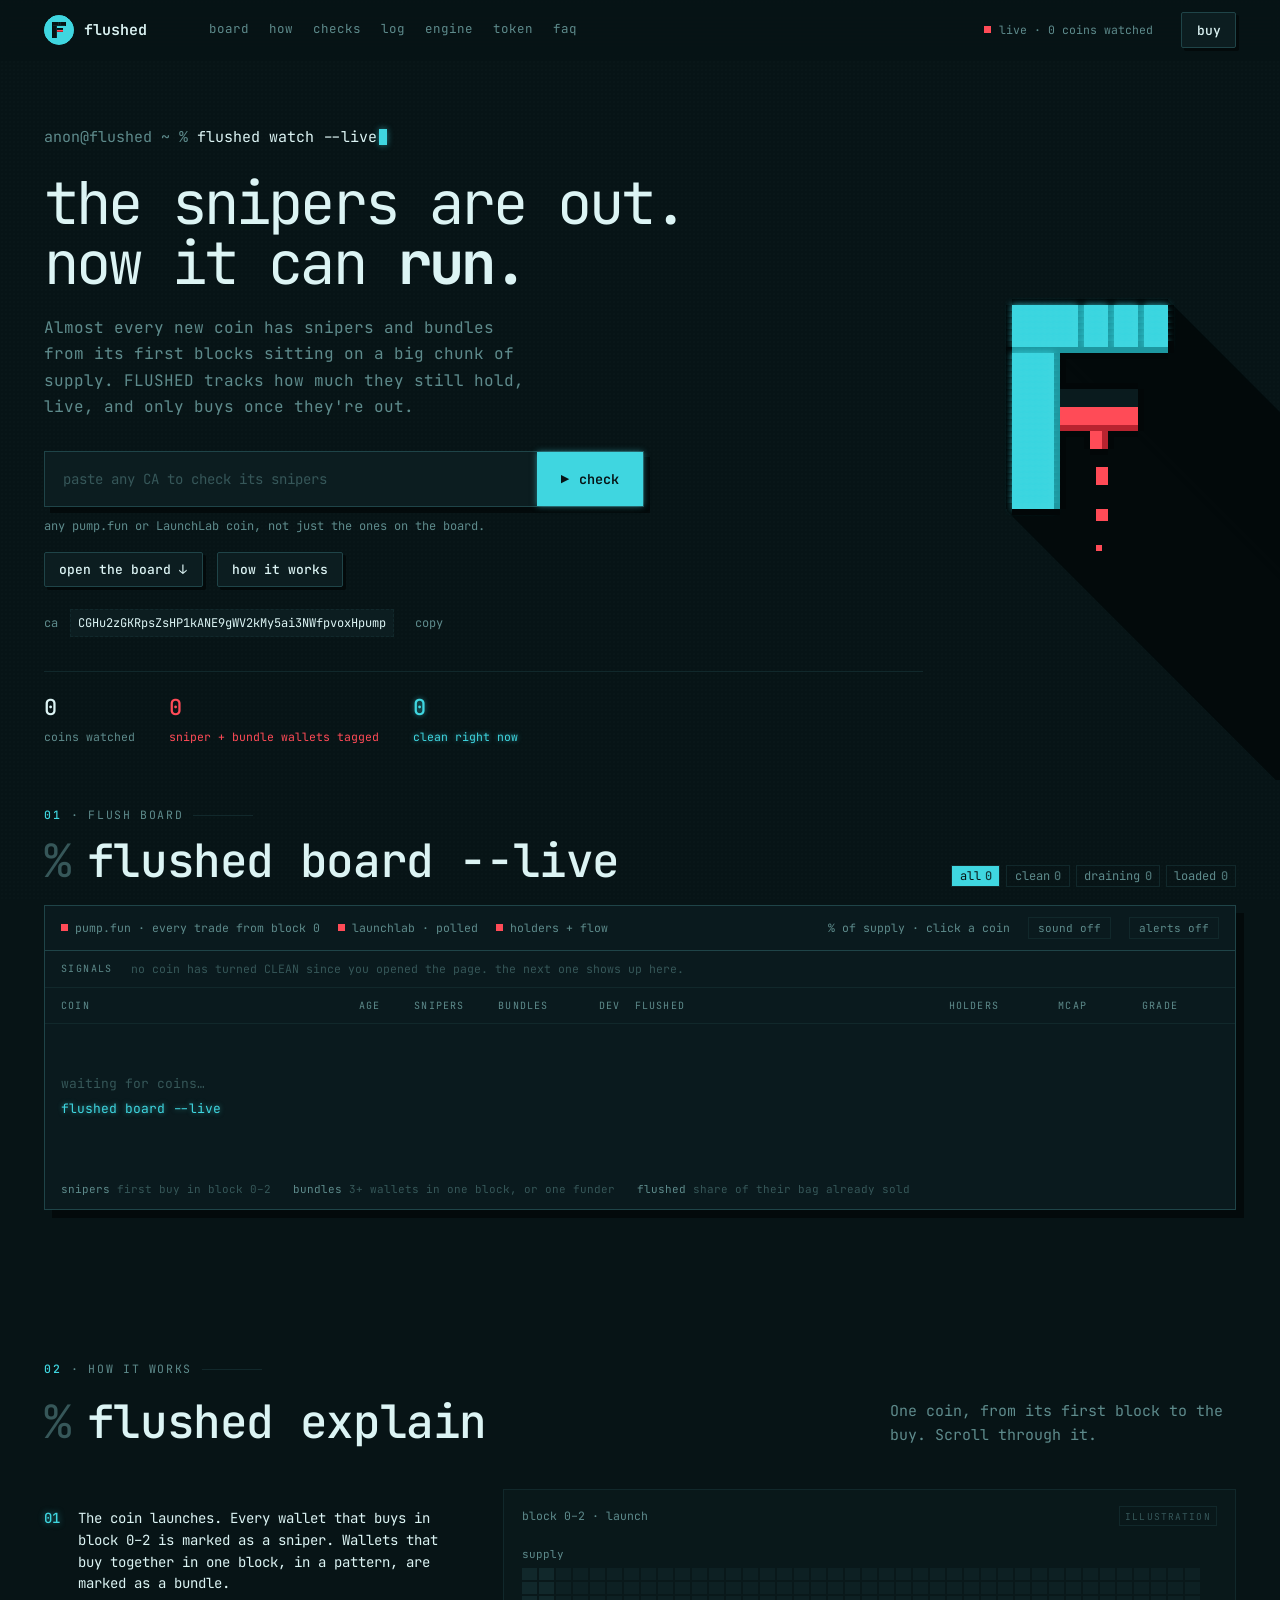
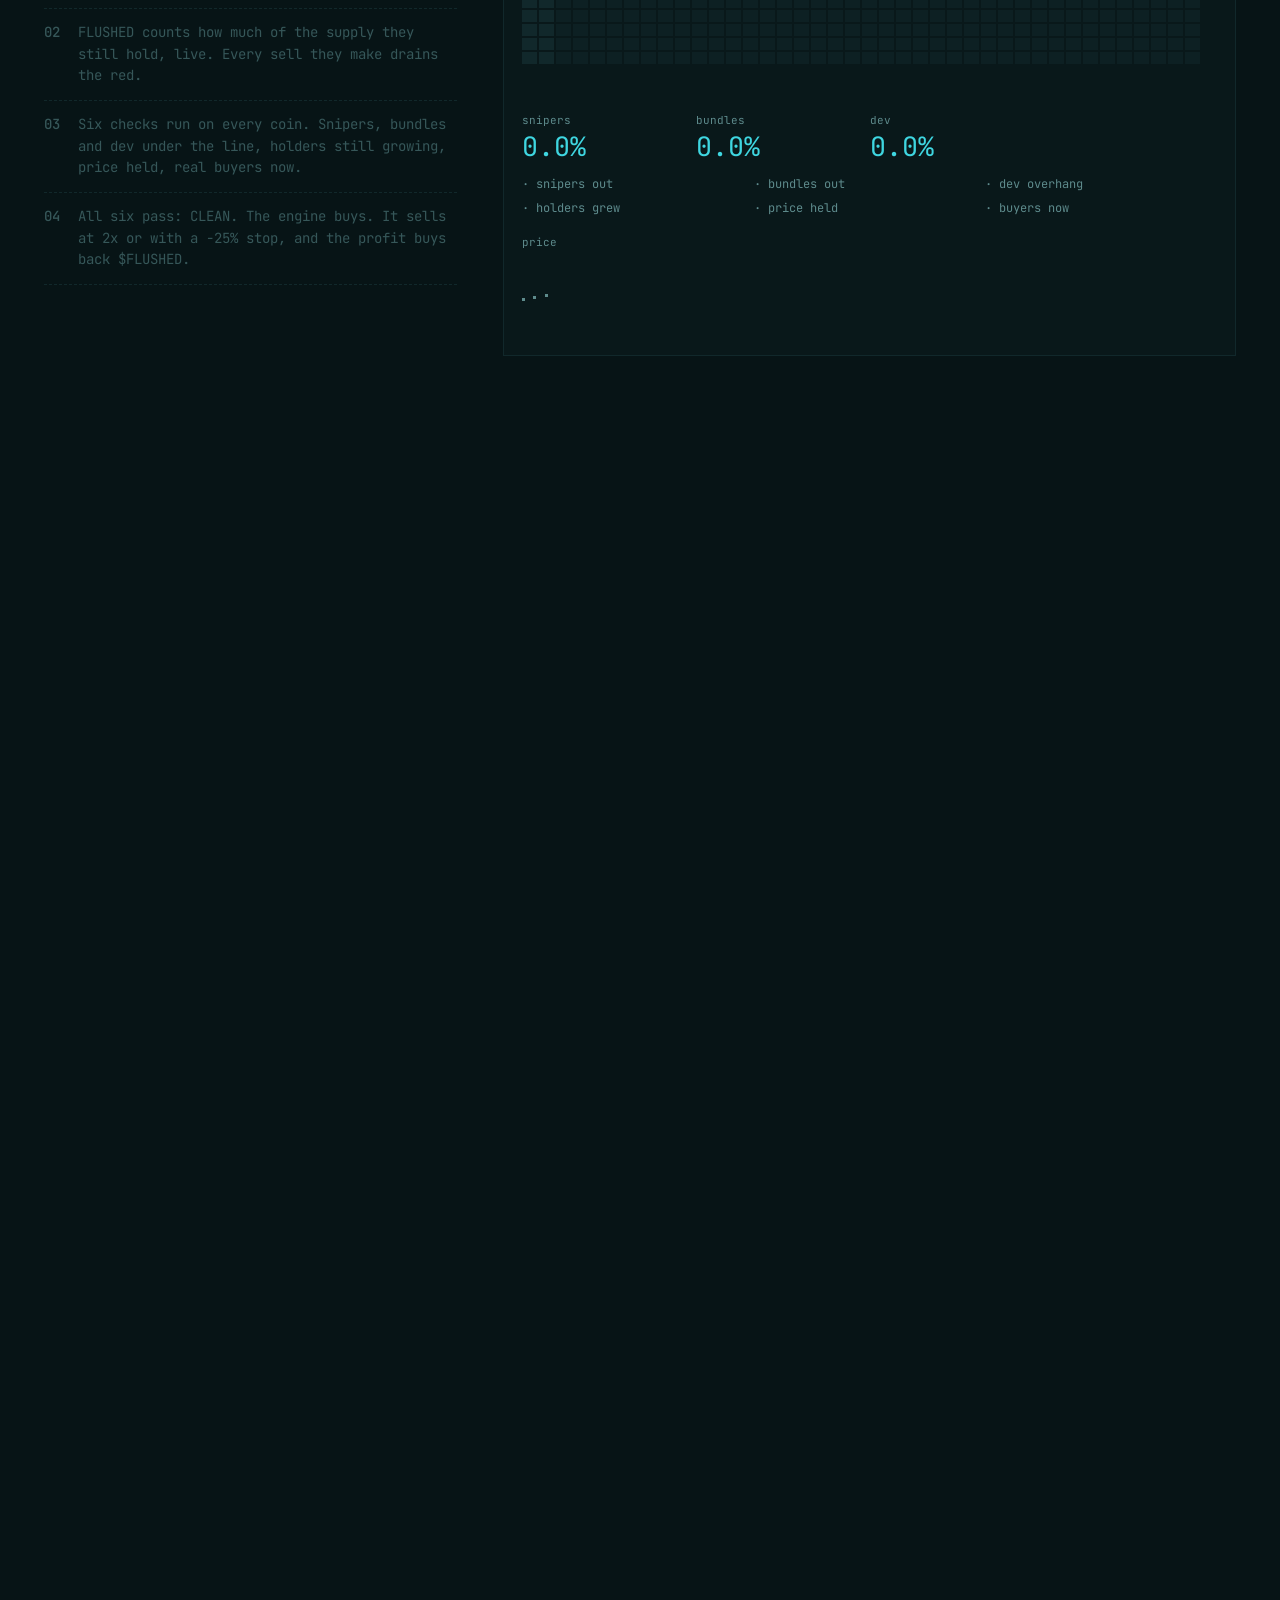
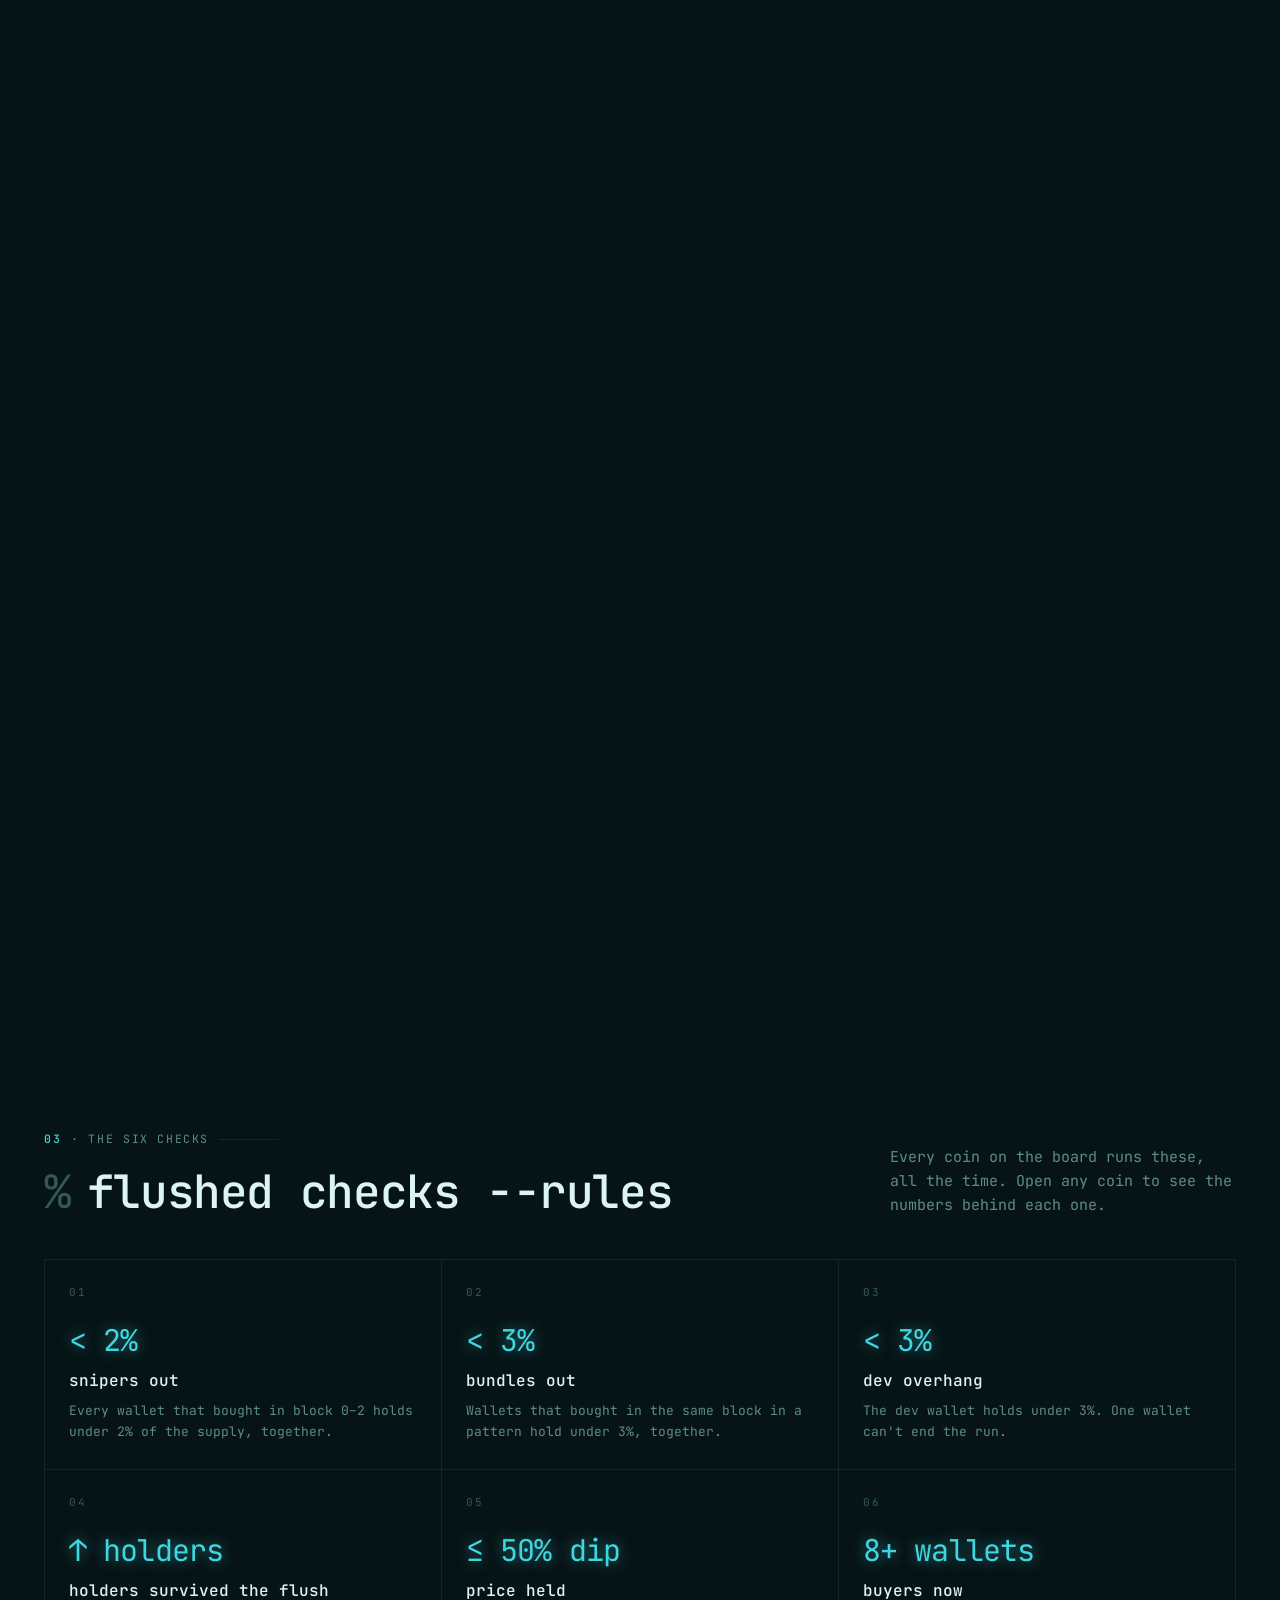
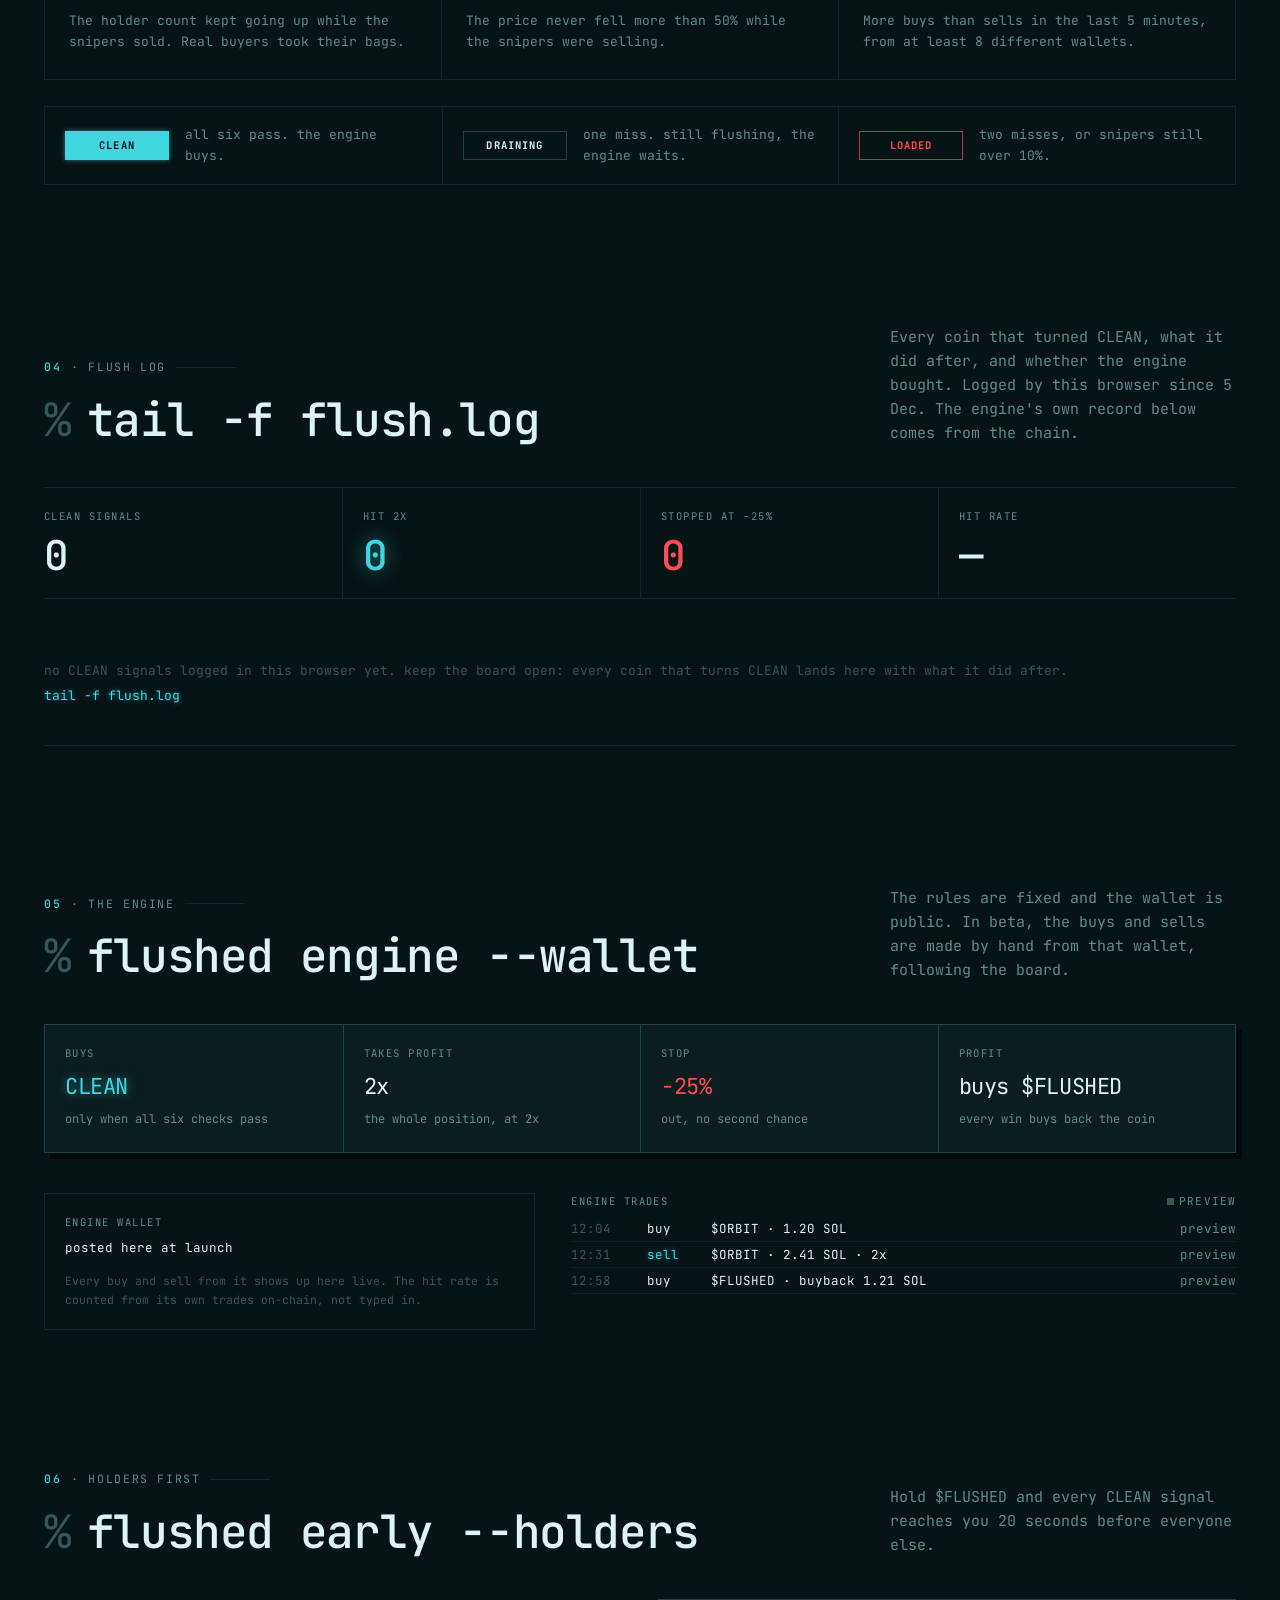
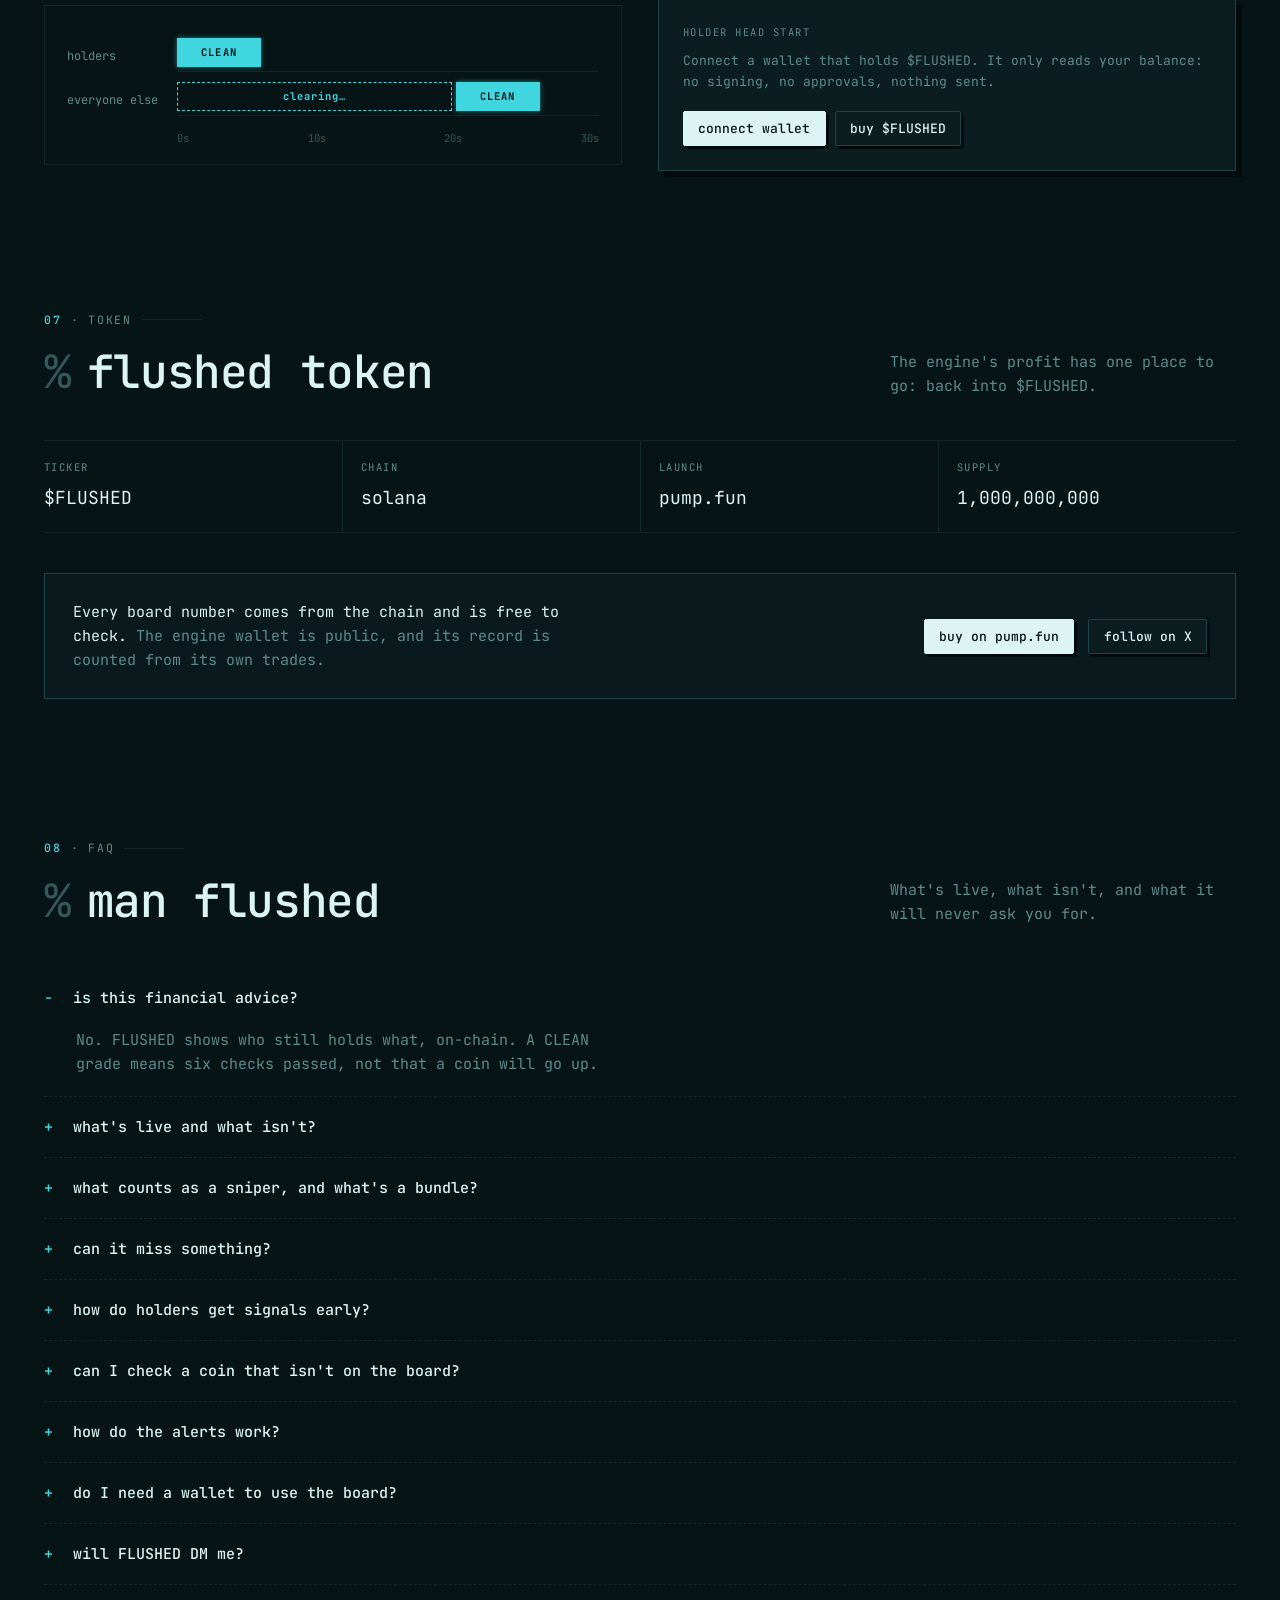
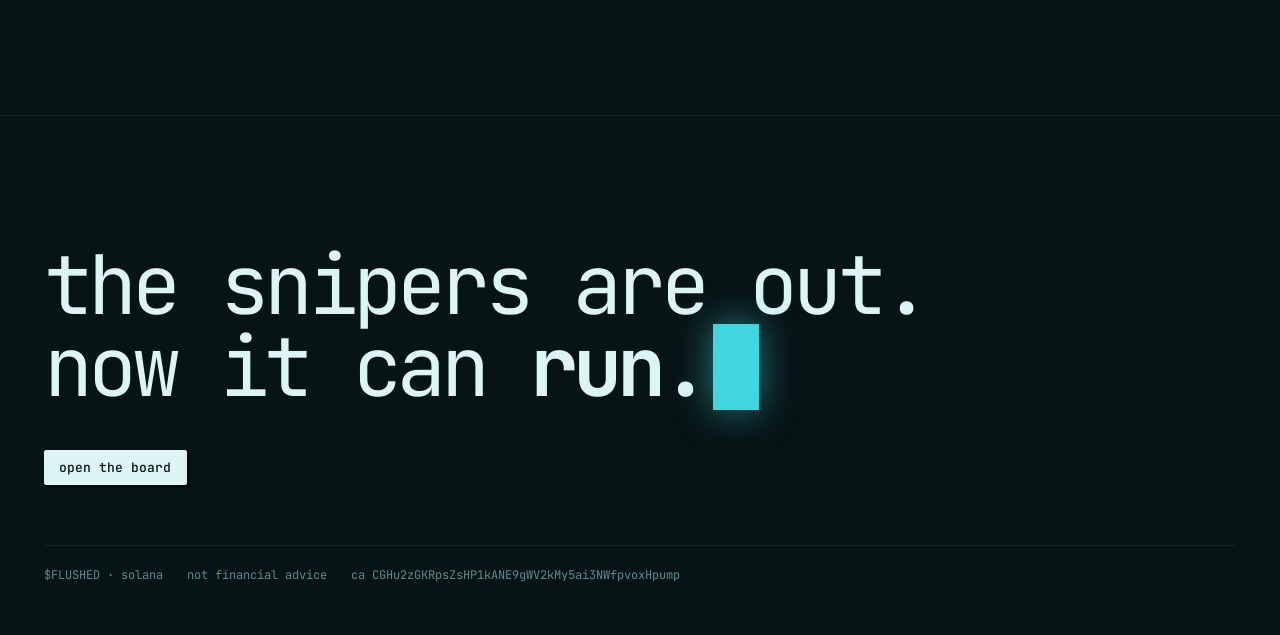
<file: index.html>
<!doctype html>
<html lang="en" data-theme="drain">
<head>
<meta charset="utf-8"><meta name="viewport" content="width=device-width,initial-scale=1,viewport-fit=cover">
<title>FLUSHED — buys when the snipers are out</title>
<meta name="description" content="A buy engine that tracks how much of every new coin snipers and bundles still hold, and only buys once they're out.">
<meta name="theme-color" content="#071416">
<meta property="og:title" content="FLUSHED — buys when the snipers are out"><meta property="og:description" content="Every new coin has snipers waiting to dump. FLUSHED tracks every sniper and bundle bag and buys only once they're flushed out.">
<meta property="og:type" content="website"><meta property="og:image" content="/og.png">
<meta name="twitter:card" content="summary_large_image"><meta name="twitter:image" content="/og.png">
<link rel="icon" href="/fav.png"><link rel="apple-touch-icon" href="/fav.png">
<link rel="preconnect" href="https://fonts.googleapis.com"><link rel="preconnect" href="https://fonts.gstatic.com" crossorigin>
<link href="https://fonts.googleapis.com/css2?family=JetBrains+Mono:wght@400;500;600;700&display=swap" rel="stylesheet">
<style>
/* ===== termkit site system ===== */
:root{
  --bg:#f0e7d8; --paper:#f8f3ea; --ink:#2b2a26; --muted:#8b8474; --faint:#b3a993; --line:#3a372f; --hair:#d9d0be;
  --shadow:#d6ccb8; --accent:#2f9e4f; --red:#c9452e; --glow:none;
  --mono:"JetBrains Mono",ui-monospace,SFMono-Regular,Menlo,monospace; --pixel:"Silkscreen",var(--mono);
  --w:1060px; --r:2px;
}
[data-theme=phosphor]{ --bg:#050806; --paper:#0b120d; --ink:#d6ffe2; --muted:#5d8a6b; --faint:#3a5a44; --line:#24543a; --hair:#14261b;
  --shadow:#020302; --accent:#4cf28d; --red:#ff3b30; --glow:0 0 .4em color-mix(in srgb,var(--accent) 70%,transparent); }
[data-theme=drain]{ --bg:#071416; --paper:#0c1d20; --ink:#dcf4f4; --muted:#5e8b8c; --faint:#365759; --line:#1f4448; --hair:#11282b;
  --shadow:#030a0b; --accent:#3fd6e0; --red:#ff4b57; --glow:0 0 .45em color-mix(in srgb,var(--accent) 55%,transparent); }
[data-theme=graphite]{ --bg:#131210; --paper:#1a1916; --ink:#efe7d8; --muted:#6f6a60; --faint:#4a463f; --line:#3a362f; --hair:#26241f;
  --shadow:#0a0908; --accent:#efe7d8; --red:#e0533d; }
*{box-sizing:border-box;margin:0;padding:0}
html{scroll-behavior:smooth;-webkit-text-size-adjust:100%}
body{background:var(--bg);color:var(--ink);font:400 15px/1.6 var(--mono);-webkit-font-smoothing:antialiased;overflow-x:hidden}
body::before{content:"";position:fixed;inset:0;pointer-events:none;z-index:0;opacity:.4;
  background-image:radial-gradient(color-mix(in srgb,var(--ink) 9%,transparent) .7px,transparent 1px);background-size:4px 4px}
[hidden]{display:none!important}
a{color:inherit} ::selection{background:var(--accent);color:var(--bg)}
.wrap{position:relative;z-index:1;max-width:var(--w);margin:0 auto;padding:0 24px}
.mut{color:var(--muted)} .acc{color:var(--accent);text-shadow:var(--glow)} .red{color:var(--red)}
#bgtape{position:fixed;left:0;right:0;bottom:6vh;width:100%;height:140px;pointer-events:none;z-index:0;opacity:.55}

/* top bar */
.top{position:sticky;top:env(safe-area-inset-top,0px);z-index:20;background:color-mix(in srgb,var(--bg) 88%,transparent);backdrop-filter:blur(6px);border-bottom:1px solid transparent;transition:border-color .2s}
.top.solid{border-bottom-color:var(--hair)}
.top .wrap{display:flex;align-items:center;gap:28px;height:62px}
.brand{display:flex;align-items:center;gap:10px;font-weight:600;text-decoration:none;font-size:15px}
.brand canvas{width:30px;height:30px;image-rendering:pixelated;border-radius:50%}
.nav{display:flex;gap:20px;margin:0 auto;font-size:12.5px}
.nav a{color:var(--muted);text-decoration:none;padding:6px 0;border-bottom:2px solid transparent}
.nav a:hover{color:var(--ink)} .nav a.on{color:var(--ink);border-bottom-color:var(--accent)}

/* buttons, chips, tags */
.btn{display:inline-flex;align-items:center;gap:.5em;font:500 13px var(--mono);color:var(--ink);background:var(--paper);border:1.5px solid var(--line);border-radius:var(--r);
  padding:.62em 1.1em;box-shadow:3px 3px 0 var(--shadow);cursor:pointer;text-decoration:none;transition:transform .12s,box-shadow .12s}
.btn:hover{transform:translate(-1px,-1px);box-shadow:4px 4px 0 var(--shadow)} .btn:active{transform:translate(2px,2px);box-shadow:1px 1px 0 var(--shadow)}
.btn.pri{background:var(--ink);color:var(--bg);border-color:var(--ink)}
[data-theme=phosphor] .btn.pri{background:var(--accent);border-color:var(--accent);box-shadow:3px 3px 0 var(--shadow),var(--glow)}
.chip{display:inline-block;font-size:12px;padding:.18em .6em;color:var(--muted);border:1px solid transparent;cursor:pointer;background:none;font-family:var(--mono)}
.chip.on{background:var(--accent);color:var(--bg)} .chip:not(.on):hover{border-color:var(--hair);color:var(--ink)}
.tag{display:inline-block;font-size:9.5px;letter-spacing:.12em;text-transform:uppercase;color:var(--faint);border:1px solid var(--hair);padding:.15em .55em}
.lamp{display:inline-flex;align-items:center;gap:.5em;font-size:11px;letter-spacing:.1em;text-transform:uppercase;color:var(--muted)}
.lamp::before{content:"";width:7px;height:7px;background:var(--faint)} .lamp.live::before{background:var(--accent);box-shadow:var(--glow);animation:blink 1.6s steps(1) infinite}
.cur{display:inline-block;width:.55em;height:1.05em;background:var(--accent);vertical-align:-.17em;margin-left:.1em;box-shadow:var(--glow);animation:blink 1.1s steps(1) infinite}
@keyframes blink{50%{opacity:0}}

/* hero */
.hero{position:relative;overflow:hidden;padding:92px 0 70px}
.hero .wrap{display:grid;grid-template-columns:1.05fr .95fr;gap:40px;align-items:center}
.prompt{font-size:15px;color:var(--muted);min-height:1.6em}
.prompt .cmd{color:var(--ink)}
.hero h1{font-size:clamp(38px,5.4vw,62px);line-height:1.04;font-weight:400;letter-spacing:-.035em;margin:22px 0 20px}
.hero h1 b{font-weight:700}
.hero .lede{color:var(--muted);max-width:44ch;font-size:15.5px}
.ctas{display:flex;gap:14px;flex-wrap:wrap;margin-top:30px}
.ca{display:flex;align-items:center;gap:12px;margin-top:22px;font-size:12px;color:var(--muted);max-width:100%;min-width:0}
.ca code{color:var(--ink);background:var(--paper);border:1px dashed var(--hair);padding:.3em .6em;font-family:var(--mono);max-width:100%;min-width:0;overflow:hidden;text-overflow:ellipsis;white-space:nowrap}
.hero-vis{position:relative;height:440px}
.hero-vis canvas.obj{position:absolute;inset:0;width:100%;height:100%}
.hero-vis .term{position:absolute;right:0;bottom:12px;width:min(330px,80%)}

/* ticker strip */
.strip{position:relative;z-index:1;border-top:1px solid var(--hair);border-bottom:1px solid var(--hair);overflow:hidden;font-size:12.5px;white-space:nowrap;background:color-mix(in srgb,var(--paper) 50%,transparent)}
.strip .run{display:inline-flex;gap:40px;padding:11px 0;animation:run 60s linear infinite}
@keyframes run{to{transform:translateX(-50%)}}

/* sections */
section.s{position:relative;z-index:1;padding:110px 0 30px}
.eyebrow{display:flex;align-items:center;gap:10px;font-size:11.5px;letter-spacing:.14em;text-transform:uppercase;color:var(--muted)}
.eyebrow b{color:var(--accent);font-weight:500} .eyebrow i{flex:0 0 60px;height:1px;background:var(--hair)}
h2{font-size:clamp(30px,4vw,46px);font-weight:500;letter-spacing:-.03em;line-height:1.1;margin:18px 0 14px}
h2 .pr{color:var(--faint);font-weight:400;margin-right:.35em}
.lede{color:var(--muted);max-width:52ch}
.rule{height:1px;background:var(--hair);margin:90px 0 0}

/* card + terminal */
.card{background:var(--paper);border:1.5px solid var(--line);border-radius:var(--r);box-shadow:6px 6px 0 var(--shadow);padding:18px;transition:transform .15s,box-shadow .15s}
a.card,.card.lift{text-decoration:none;color:inherit;display:block}
a.card:hover,.card.lift:hover{transform:translate(-2px,-3px);box-shadow:8px 9px 0 var(--shadow)}
.term{background:var(--paper);border:1.5px solid var(--line);border-radius:var(--r);box-shadow:6px 6px 0 var(--shadow);font-size:13px}
.term .bar{display:flex;align-items:center;gap:6px;padding:8px 12px;border-bottom:1.5px solid var(--line);font-size:11px;color:var(--muted)}
.term .bar i{width:9px;height:9px;border:1.5px solid var(--line);border-radius:50%}
.term .bar span{margin-left:auto}
.term .body{padding:14px 16px;line-height:1.9;min-height:3em}
.term .ln{opacity:.18;transition:opacity .25s} .term .ln.on{opacity:1}
.term .ln .ok{color:var(--accent);text-shadow:var(--glow)}
.grid{display:grid;gap:22px}
.g2{grid-template-columns:1fr 1fr} .g3{grid-template-columns:repeat(3,1fr)} .g4{grid-template-columns:repeat(4,1fr)}

/* pinned step sequence */
.pin{height:300vh} .pin .stick{position:sticky;top:90px}
.steps{display:grid;grid-template-columns:1fr 1.15fr;gap:40px;margin-top:40px;align-items:start}
.steplist li{list-style:none;display:flex;gap:14px;padding:14px 0;border-bottom:1px dashed var(--hair);color:var(--faint);transition:color .2s}
.steplist li b{color:inherit;font-weight:500;width:2em} .steplist li.on{color:var(--ink)} .steplist li.on b{color:var(--accent)}
.meter{font-size:12px;color:var(--muted);margin-top:14px}

/* fee split */
.split{display:flex;height:34px;border:1.5px solid var(--line);margin:30px 0 18px}
.split div{border-right:1.5px solid var(--line);background:repeating-linear-gradient(90deg,var(--c) 0 6px,transparent 6px 8px)}
.split div:last-child{border-right:0}
.rows div{display:flex;gap:16px;padding:7px 0;border-bottom:1px dashed var(--hair)} .rows b{width:3em}

/* stat */
.stat .k{font-size:11px;letter-spacing:.12em;text-transform:uppercase;color:var(--muted)}
.stat .v{font-size:30px;font-weight:500;letter-spacing:-.02em;margin-top:6px}

/* cells (supply / holders grid) */
.cells{display:grid;grid-template-columns:repeat(10,1fr);gap:4px}
.cells i{aspect-ratio:1;border:1px dashed var(--hair)} .cells i.f{background:var(--faint);border-color:var(--faint)} .cells i.you{background:var(--accent);border-color:var(--accent)}

/* log */
.log{height:320px;overflow:hidden;font-size:12.5px;line-height:2;-webkit-mask:linear-gradient(#000 70%,transparent)}
.log div{display:grid;grid-template-columns:76px 74px 1fr auto;gap:12px;animation:in .35s ease}
.log .t{color:var(--faint)} .log a{color:var(--muted);text-decoration:none} .log a:hover{color:var(--accent)}
@keyframes in{from{opacity:0;transform:translateY(-6px)}}

/* man-page faq */
.man details{border-bottom:1px dashed var(--hair)}
.man summary{list-style:none;cursor:pointer;padding:18px 0;display:flex;gap:14px;font-weight:500}
.man summary::-webkit-details-marker{display:none}
.man summary::before{content:"+";color:var(--accent);width:1em} .man details[open] summary::before{content:"−"}
.man details p{color:var(--muted);padding:0 0 20px 2.1em;max-width:62ch}

/* footer */
footer{position:relative;z-index:1;padding:120px 0 60px}
footer .big{font-size:clamp(34px,6vw,76px);letter-spacing:-.04em;line-height:1}
footer .fine{display:flex;gap:24px;flex-wrap:wrap;margin-top:50px;font-size:12px;color:var(--muted);border-top:1px solid var(--hair);padding-top:20px}

.reveal{opacity:0;transform:translateY(14px);transition:opacity .6s,transform .6s} .reveal.in{opacity:1;transform:none}
@media (max-width:860px){
  .nav{display:none} .top .btn{margin-left:auto} .hero{padding-top:56px} .hero .wrap,.steps,.g2,.g3{grid-template-columns:1fr} .g4{grid-template-columns:1fr 1fr}
  .hero-vis{height:330px} .pin{height:auto} .pin .stick{position:static} .steplist li{color:var(--ink)} .term .ln{opacity:1}
  .log div{grid-template-columns:60px 64px 1fr} .log div a{display:none}
}
@media (prefers-reduced-motion:reduce){*{animation:none!important;transition:none!important} .reveal{opacity:1;transform:none} .term .ln{opacity:1}}
</style>
<style>
/* ===== FLUSHED · "board" layout: the product is the hero. one wide board, rows open into a drawer. ===== */
:root{--w:1240px}
body::before{opacity:.16}
.top .wrap{height:60px}
.nav{margin:0 0 0 34px}
.top .live{display:flex;align-items:center;gap:8px;font-size:11.5px;color:var(--muted);margin-left:auto;white-space:nowrap}
.dot{width:7px;height:7px;background:var(--faint);display:inline-block;flex:none}
.dot.on{background:var(--accent);box-shadow:var(--glow);animation:blink 1.6s steps(1) infinite}
.dot.warn{background:var(--red)}
.k{font-size:10.5px;letter-spacing:.14em;text-transform:uppercase;color:var(--muted)}
.num{font-variant-numeric:tabular-nums}

/* hero */
.hero3{position:relative;overflow:hidden;padding:64px 0 34px}
.hero3 canvas.bg{position:absolute;inset:0;width:100%;height:100%;z-index:0;pointer-events:none}
.hero3 .wrap{display:grid;grid-template-columns:minmax(0,1.5fr) minmax(0,.5fr);gap:20px;align-items:center}
.hero3 h1{text-wrap:balance;font-size:clamp(38px,4.6vw,64px);font-weight:400;letter-spacing:-.05em;line-height:1.02;margin:24px 0 22px}
.hero3 h1 b{font-weight:700}
.hero3 .lede{color:var(--muted);font-size:16px;max-width:48ch;line-height:1.65}
.hero3 .vis{position:relative;height:360px}
.hero3 .vis canvas{position:absolute;inset:0;width:100%;height:100%;image-rendering:pixelated}
.tally{display:flex;gap:34px;margin-top:34px;padding-top:18px;border-top:1px solid var(--hair);font-size:11.5px;color:var(--muted);flex-wrap:wrap}
.tally b{color:var(--ink);font-weight:500;font-size:22px;display:block;letter-spacing:-.02em;margin-bottom:2px}
.tally .acc b{color:var(--accent)} .tally .red b{color:var(--red)}

/* board */
.bsec{position:relative;z-index:1;padding:26px 0 30px}
.bhead{display:flex;align-items:flex-end;justify-content:space-between;gap:20px;flex-wrap:wrap;margin-bottom:18px}
.bhead h2{margin:12px 0 0}
.filters{display:flex;gap:6px;flex-wrap:wrap}
.filters .chip{border:1px solid var(--hair)} .filters .chip b{font-weight:500;margin-left:.4em;opacity:.8}
.board{border:1.5px solid var(--line);background:color-mix(in srgb,var(--paper) 82%,transparent);box-shadow:8px 8px 0 var(--shadow)}
.board .bar{display:flex;align-items:center;gap:18px;padding:11px 16px;border-bottom:1.5px solid var(--line);font-size:11.5px;color:var(--muted);flex-wrap:wrap}
.board .bar .src{display:inline-flex;align-items:center;gap:7px}
.board .bar .r{margin-left:auto}
.brow{display:grid;grid-template-columns:minmax(150px,1.35fr) 46px 70px 70px 58px minmax(140px,1.5fr) 62px 74px 118px;gap:14px;align-items:center;padding:0 16px;min-height:52px;border-bottom:1px solid var(--hair);font-size:13px;cursor:pointer;position:relative}
.brow:hover{background:color-mix(in srgb,var(--accent) 4%,transparent)}
.brow.h{min-height:36px;cursor:default;font-size:10px;letter-spacing:.12em;text-transform:uppercase;color:var(--muted)} .brow.h:hover{background:none}
.brow.open{background:color-mix(in srgb,var(--accent) 7%,transparent)}
.brow.open::before{content:"";position:absolute;left:0;top:10px;bottom:10px;width:2px;background:var(--accent);box-shadow:var(--glow)}
.brow .n{text-align:right;font-variant-numeric:tabular-nums}
.brow .sym{font-weight:700;white-space:nowrap;overflow:hidden;text-overflow:ellipsis}
.brow .sym small{font-weight:400;color:var(--muted);margin-left:8px;font-size:11px}
.brow .mut{color:var(--muted)}
.stag{font-size:9px;letter-spacing:.1em;text-transform:uppercase;color:var(--faint);border:1px solid var(--hair);padding:0 .45em;margin-left:8px;vertical-align:1px;font-weight:400}
.mtr-w{display:flex;align-items:center;gap:10px} .mtr-w .pc{font-size:11px;color:var(--muted);width:3.4em;text-align:right;flex:none}
.mtr{display:flex;gap:2px;height:14px;flex:1;min-width:0} .mtr i{flex:1;background:var(--accent);opacity:.85} .mtr i.r{background:var(--red);opacity:1} .mtr i.e{background:var(--hair);opacity:1}
.gr{display:block;font-size:10.5px;font-weight:700;letter-spacing:.1em;text-align:center;padding:5px 0;border:1.5px solid var(--line);white-space:nowrap;font-style:normal}
.gr.CLEAN{background:var(--accent);color:var(--bg);border-color:var(--accent);box-shadow:var(--glow)}
.gr.DRAINING{color:var(--ink)} .gr.LOADED{color:var(--red);border-color:color-mix(in srgb,var(--red) 70%,transparent)}
.gr.CLEARING{color:var(--accent);border-color:var(--accent);border-style:dashed}
.gr.SCAN{color:var(--faint);border-style:dashed;border-color:var(--faint)}
.bempty{padding:48px 16px;color:var(--faint);font-size:13px;line-height:1.9}
.bfoot{display:flex;gap:22px;flex-wrap:wrap;padding:11px 16px;font-size:11px;color:var(--faint)}
.bfoot b{color:var(--muted);font-weight:400}

/* drawer: sniper map + checklist */
.drawer{border-bottom:1.5px solid var(--line);background:color-mix(in srgb,var(--bg) 55%,var(--paper));padding:24px 16px 26px;display:grid;grid-template-columns:minmax(0,1.45fr) minmax(0,1fr);gap:34px;cursor:default}
.drawer>div{min-width:0}
.drawer .kh{display:flex;gap:4px 10px;align-items:baseline;margin-bottom:10px;flex-wrap:wrap}
.drawer .kh .r{margin-left:auto;font-size:11.5px;color:var(--muted)}
.dmeter{display:block;width:100%;height:58px;image-rendering:pixelated;margin-bottom:14px}
.nums{display:grid;grid-template-columns:repeat(4,1fr);border-top:1px solid var(--hair);border-bottom:1px solid var(--hair);margin-bottom:22px}
.nums>div{padding:10px 12px 12px 0} .nums>div+div{padding-left:12px;border-left:1px solid var(--hair)}
.nums .v{font-size:20px;font-weight:500;margin-top:4px;letter-spacing:-.02em}
.smapw{max-height:330px;overflow:auto;border-top:1px solid var(--hair)}
.smap{width:100%;border-collapse:collapse;font-size:12px}
.smap th{font-weight:400;color:var(--muted);text-align:right;padding:7px 8px;border-bottom:1px solid var(--hair);font-size:10px;letter-spacing:.08em;text-transform:uppercase;position:sticky;top:0;background:color-mix(in srgb,var(--bg) 55%,var(--paper))}
.smap th:first-child,.smap td:first-child,.smap th:nth-child(2),.smap td:nth-child(2){text-align:left}
.smap td{padding:6px 8px;text-align:right;border-bottom:1px solid color-mix(in srgb,var(--hair) 70%,transparent);font-variant-numeric:tabular-nums;white-space:nowrap}
.smap a{color:var(--ink);text-decoration:none} .smap a:hover{color:var(--accent)}
.smap .z{color:var(--faint)}
.tg{font-size:9px;letter-spacing:.1em;text-transform:uppercase;padding:0 .45em;border:1px solid}
.tg.sniper{color:var(--red);border-color:var(--red)} .tg.bundle{color:var(--red);border-color:var(--red);border-style:dashed} .tg.dev{color:var(--ink);border-color:var(--line)}
.cl{margin:0} .cl li{list-style:none;display:grid;grid-template-columns:20px 1fr auto;gap:2px 8px;padding:9px 0;border-bottom:1px dashed var(--hair);font-size:12.5px}
.cl li .ic{font-weight:700} .cl li.ok .ic{color:var(--accent)} .cl li.no .ic{color:var(--red)}
.cl li .th{color:var(--faint);font-size:11px}
.cl li small{grid-column:2/4;color:var(--muted);font-size:11.5px}
.verdict{display:flex;align-items:center;gap:14px;margin-top:18px;flex-wrap:wrap;font-size:12.5px;color:var(--muted)}
.verdict .gr{width:118px} .verdict b{color:var(--ink);font-weight:500}
.dlinks{display:flex;gap:18px;flex-wrap:wrap;margin-top:14px;font-size:12px}
.dlinks a,.dlinks button{color:var(--muted);text-decoration:none;background:none;border:0;font:inherit;cursor:pointer;padding:0} .dlinks a:hover,.dlinks button:hover{color:var(--accent)}
.note{font-size:11.5px;color:var(--faint);margin-top:12px;line-height:1.6}

/* sections */
section.s2{position:relative;z-index:1;padding:120px 0 20px}
.head2{display:grid;grid-template-columns:minmax(0,1.4fr) minmax(0,.6fr);gap:40px;align-items:end;margin-bottom:42px}
.head2 h2{margin-bottom:0}
.head2 .lede{justify-self:end;max-width:46ch}

/* how: pinned illustration */
.howpin{height:330vh}
.howpin .stick{position:sticky;top:74px}
.howgrid{display:grid;grid-template-columns:minmax(0,.72fr) minmax(0,1.28fr);gap:46px;align-items:start}
.beats{margin-top:6px}
.beats li{list-style:none;display:grid;grid-template-columns:2.4em 1fr;padding:13px 0;border-bottom:1px dashed var(--hair);color:var(--faint);font-size:14px;line-height:1.55;transition:color .25s}
.beats li b{font-weight:500} .beats li.done{color:var(--muted)} .beats li.on{color:var(--ink)} .beats li.on b{color:var(--accent);text-shadow:var(--glow)}
.illo{border:1px solid var(--hair);background:color-mix(in srgb,var(--paper) 55%,transparent);padding:16px 18px 14px}
.illo .hd{display:flex;justify-content:space-between;align-items:center;font-size:11.5px;color:var(--muted);margin-bottom:12px}
#howCv{display:block;width:100%}

/* checks */
.ckgrid{display:grid;grid-template-columns:repeat(3,1fr);border-top:1px solid var(--hair);border-left:1px solid var(--hair)}
.ck{padding:24px 24px 26px;border-right:1px solid var(--hair);border-bottom:1px solid var(--hair)}
.ck .no{font-size:11px;color:var(--faint);letter-spacing:.14em}
.ck .th{font-size:30px;color:var(--accent);margin:14px 0 4px;letter-spacing:-.03em;text-shadow:var(--glow)}
.ck h3{font-size:16px;font-weight:500;margin:0 0 8px}
.ck p{color:var(--muted);font-size:13px;line-height:1.6}
.legend{display:grid;grid-template-columns:repeat(3,1fr);margin-top:26px;border:1px solid var(--hair)}
.legend>div{padding:18px 20px;display:flex;gap:16px;align-items:center;font-size:13px;color:var(--muted)} .legend>div+div{border-left:1px solid var(--hair)}
.legend .gr{width:104px;flex:none}

/* log + engine */
.stats4{display:grid;grid-template-columns:repeat(4,1fr);border-top:1px solid var(--hair);border-bottom:1px solid var(--hair)}
.stats4>div{padding:20px 20px 22px 0} .stats4>div+div{padding-left:20px;border-left:1px solid var(--hair)}
.stats4 .v{font-size:clamp(28px,3.2vw,44px);font-weight:500;letter-spacing:-.04em;margin-top:10px;line-height:1}
.tbl{width:100%;border-collapse:collapse;font-size:12.5px}
.tbl th{font-weight:400;color:var(--muted);text-align:left;padding:10px 10px 10px 0;border-bottom:1px solid var(--hair);font-size:10px;letter-spacing:.12em;text-transform:uppercase}
.tbl td{padding:11px 10px 11px 0;border-bottom:1px solid color-mix(in srgb,var(--hair) 70%,transparent);white-space:nowrap;font-variant-numeric:tabular-nums}
.tbl a{color:var(--ink);text-decoration:none} .tbl a:hover{color:var(--accent)}
.tbl .win{color:var(--accent)} .tbl .stop{color:var(--red)} .tbl .z{color:var(--faint)}
.tblw{overflow-x:auto;margin-top:24px}
.empty2{padding:36px 0;color:var(--faint);font-size:13px;line-height:1.9;border-bottom:1px solid var(--hair)}
.rules{display:grid;grid-template-columns:repeat(4,1fr);border:1.5px solid var(--line);background:var(--paper);box-shadow:6px 6px 0 var(--shadow)}
.rules>div{padding:20px 20px 22px} .rules>div+div{border-left:1px solid var(--line)}
.rules .v{font-size:22px;margin-top:8px;letter-spacing:-.02em} .rules .v.acc{text-shadow:var(--glow)}
.rules p{font-size:12px;color:var(--muted);margin-top:6px}
.ewrap{display:grid;grid-template-columns:minmax(0,.85fr) minmax(0,1.15fr);gap:36px;margin-top:40px;align-items:start}
.wbox{border:1px solid var(--hair);padding:20px}
.wbox code{display:block;font-family:var(--mono);font-size:12.5px;color:var(--ink);word-break:break-all;margin:8px 0 14px}
.feed{font-size:12.5px;line-height:2}
.feed div{display:grid;grid-template-columns:64px 52px 1fr auto;gap:12px;border-bottom:1px solid color-mix(in srgb,var(--hair) 70%,transparent)}
.feed .t{color:var(--faint)} .feed a{color:var(--muted);text-decoration:none} .feed a:hover{color:var(--accent)}

/* holders first */
.gate{display:grid;grid-template-columns:minmax(0,1fr) minmax(0,1fr);gap:36px;align-items:center}
.tline{border:1px solid var(--hair);padding:22px 22px 18px}
.lane{display:grid;grid-template-columns:96px 1fr;align-items:center;gap:14px;margin:14px 0;font-size:12px;color:var(--muted)}
.track{position:relative;height:30px;border-bottom:1px solid var(--hair)}
.track .gr{position:absolute;bottom:4px;width:84px}
.axis{display:flex;justify-content:space-between;margin-left:110px;font-size:10.5px;color:var(--faint)}
.gbox{border:1.5px solid var(--line);background:var(--paper);box-shadow:6px 6px 0 var(--shadow);padding:24px}
.gbox .st{font-size:13px;color:var(--muted);margin:10px 0 18px;line-height:1.6}

/* token */
.facts{display:grid;grid-template-columns:repeat(4,1fr);border-top:1px solid var(--hair);border-bottom:1px solid var(--hair)}
.facts>div{padding:18px 18px 20px 0} .facts>div+div{padding-left:18px;border-left:1px solid var(--hair)} .facts .v{font-size:18px;margin-top:8px}
.callout{display:flex;align-items:center;gap:24px;justify-content:space-between;margin-top:40px;padding:26px 28px;border:1px solid var(--line);background:color-mix(in srgb,var(--paper) 70%,transparent);flex-wrap:wrap}
.callout p{font-size:15px;line-height:1.6;max-width:56ch} .callout p span{color:var(--muted)}

footer.f3{position:relative;z-index:1;border-top:1px solid var(--hair);padding:130px 0 50px;overflow:hidden;margin-top:110px}
footer.f3 .big{text-wrap:balance;font-size:clamp(34px,6.4vw,96px);letter-spacing:-.06em;line-height:.95;font-weight:400} footer.f3 .big b{font-weight:700}
footer.f3 .fine{display:flex;gap:24px;flex-wrap:wrap;margin-top:60px;font-size:12px;color:var(--muted);border-top:1px solid var(--hair);padding-top:20px}
#dbg{position:fixed;right:10px;bottom:10px;z-index:50;background:var(--paper);border:1px solid var(--line);font-size:11px;padding:10px 12px;max-width:340px;white-space:pre-wrap;color:var(--muted)}

@media (max-width:1080px){
  .brow{grid-template-columns:minmax(120px,1.3fr) 64px 64px 54px minmax(110px,1.3fr) 108px} .brow .c-age,.brow .c-hold,.brow .c-mcap{display:none}
}
@media (max-width:860px){
  .hero3{padding:34px 0 20px} .hero3 .wrap{grid-template-columns:minmax(0,1fr)} .hero3 .vis{height:200px;order:-1}
  .top .live{display:none} .top .btn{margin-left:auto}
  .brow{grid-template-columns:1fr 92px;grid-template-areas:"sym gr" "mt mt" "nums nums";gap:8px 12px;padding:12px 14px;min-height:0}
  .brow.h{display:none} .brow .c-sym{grid-area:sym} .brow .c-gr{grid-area:gr} .brow .c-mt{grid-area:mt}
  .brow .c-sn,.brow .c-bu,.brow .c-dev{display:none} .brow .c-nums{grid-area:nums;display:flex!important;gap:14px;font-size:11.5px;color:var(--muted)}
  .drawer{grid-template-columns:1fr;gap:26px;padding:18px 14px}
  .nums{grid-template-columns:1fr 1fr} .nums>div:nth-child(3){padding-left:0;border-left:0} .nums>div:nth-child(n+3){border-top:1px solid var(--hair)}
  .head2{grid-template-columns:1fr;gap:12px} .head2 .lede{justify-self:start}
  .howpin{height:auto} .howpin .stick{position:static} .howgrid{grid-template-columns:1fr;gap:24px} .beats li{color:var(--ink)}
  .ckgrid{grid-template-columns:1fr} .legend{grid-template-columns:1fr} .legend>div+div{border-left:0;border-top:1px solid var(--hair)}
  .stats4,.facts,.rules{grid-template-columns:1fr 1fr} .stats4>div:nth-child(3),.facts>div:nth-child(3){padding-left:0;border-left:0}
  .stats4>div:nth-child(n+3),.facts>div:nth-child(n+3){border-top:1px solid var(--hair)} .rules>div:nth-child(3){border-left:0} .rules>div:nth-child(n+3){border-top:1px solid var(--line)}
  .ewrap,.gate{grid-template-columns:1fr}
  .feed div{grid-template-columns:60px 44px 1fr} .feed div a{display:none}
  section.s2{padding-top:84px}
  h2{font-size:clamp(23px,6.4vw,32px)} .track .gr{width:30%!important} .track .gr.CLEARING{width:calc(66% - 4px)!important} .lane{grid-template-columns:70px 1fr} .axis{margin-left:84px}
  .bhead h2{margin-top:8px}
}
.c-nums{display:none}
/* check any coin */
.inbar{display:flex;border:1.5px solid var(--line);background:var(--paper);height:56px;max-width:600px;box-shadow:6px 6px 0 var(--shadow);margin-top:30px;transition:border-color .15s}
.inbar:focus-within{border-color:var(--accent)}
.inbar input{flex:1;background:none;border:0;padding:0 18px;font:14px var(--mono);color:var(--ink);outline:none;min-width:0}
.inbar input::placeholder{color:var(--faint)}
.inbar button{border:0;background:var(--accent);color:var(--bg);font:600 13.5px var(--mono);padding:0 24px;cursor:pointer;display:flex;align-items:center;gap:10px;box-shadow:var(--glow)}
.hint{font-size:12px;color:var(--muted);min-height:1.6em;margin-top:10px} .hint.err{color:var(--red)}
.hero3 .ctas{margin-top:16px}
.pin-tag{font-size:9px;letter-spacing:.1em;text-transform:uppercase;color:var(--accent);border:1px solid var(--accent);padding:0 .45em;margin-left:6px;font-weight:400;vertical-align:1px}
.unpin{background:none;border:0;color:var(--faint);font:inherit;cursor:pointer;margin-left:4px;padding:0 4px} .unpin:hover{color:var(--red)}
/* signals strip + alert toggles */
.sigs{display:flex;align-items:center;gap:18px;padding:9px 16px;border-bottom:1px solid var(--hair);font-size:11.5px;color:var(--faint);overflow-x:auto;white-space:nowrap;scrollbar-width:none}
.sigs::-webkit-scrollbar{display:none}
.sigs b{color:var(--muted);font-weight:400;letter-spacing:.14em;text-transform:uppercase;font-size:10px}
.sigs button{background:none;border:0;font:inherit;color:var(--ink);cursor:pointer;padding:0} .sigs button span{color:var(--accent);font-weight:700} .sigs button:hover{color:var(--accent)}
.tgl{background:none;border:1px solid var(--hair);color:var(--muted);font:11px var(--mono);padding:3px 9px;cursor:pointer} .tgl.on{border-color:var(--accent);color:var(--accent)}
/* toasts */
#toasts{position:fixed;left:16px;bottom:16px;z-index:60;display:flex;flex-direction:column;gap:10px;width:min(390px,calc(100vw - 32px))}
.toast{display:grid;grid-template-columns:auto 1fr auto;gap:14px;align-items:center;background:var(--paper);border:1.5px solid var(--accent);box-shadow:6px 6px 0 var(--shadow),var(--glow);padding:12px 14px;font-size:12.5px;animation:tin .3s ease}
.toast .gr{width:76px} .toast small{color:var(--muted);font-size:11px} .toast b{font-weight:700}
.toast button{background:none;border:1px solid var(--line);color:var(--ink);font:12px var(--mono);padding:5px 10px;cursor:pointer} .toast button:hover{border-color:var(--accent);color:var(--accent)}
@keyframes tin{from{opacity:0;transform:translateY(10px)}}
/* flush chart */
.dchart{display:block;width:100%;height:150px;margin:2px 0 10px}
.legend2{display:flex;gap:16px;flex-wrap:wrap;font-size:11px;color:var(--muted);margin-bottom:20px} .legend2 i{display:inline-block;width:10px;height:3px;margin-right:6px;vertical-align:middle}
/* share modal */
.modal{position:fixed;inset:0;z-index:80;background:rgba(0,0,0,.72);display:flex;align-items:center;justify-content:center;padding:20px}
.modal[hidden]{display:none!important}
.modal .box{background:var(--paper);border:1.5px solid var(--line);box-shadow:10px 10px 0 var(--shadow);width:min(880px,100%);max-height:calc(100vh - 40px);overflow-y:auto;overflow-x:hidden;padding:20px}
.modal .mh{display:flex;align-items:center;gap:12px;margin-bottom:14px;font-size:12px;color:var(--muted)} .modal .mh button{margin-left:auto;background:none;border:0;color:var(--muted);font:20px var(--mono);cursor:pointer;line-height:1}
.modal canvas{display:block;width:100%;height:auto;border:1px solid var(--hair)}
.modal .acts{display:flex;gap:10px;flex-wrap:wrap;margin-top:16px}
@media (max-width:860px){ .inbar{height:52px} .inbar button{padding:0 16px} .toast{grid-template-columns:1fr auto} .toast .gr{display:none} }
</style>
</head>
<body>

<header class="top" id="top"><div class="wrap">
  <a class="brand" href="#hero"><canvas id="logo"></canvas>flushed</a>
  <nav class="nav"><a href="#board">board</a><a href="#how">how</a><a href="#checks">checks</a><a href="#log">log</a><a href="#engine">engine</a><a href="#token">token</a><a href="#faq">faq</a></nav>
  <span class="live"><i class="dot" id="topDot"></i><span id="topLive">connecting…</span></span>
  <a class="btn" id="buyTop" href="#token">buy</a>
</div></header>

<section class="hero3" id="hero">
  <canvas class="bg" id="heroBg"></canvas>
  <div class="wrap">
    <div>
      <div class="prompt"><span>anon@flushed ~ %</span> <span class="cmd" id="typed"></span><span class="cur"></span></div>
      <h1>the snipers are out.<br>now it can <b>run.</b></h1>
      <p class="lede">Almost every new coin has snipers and bundles from its first blocks sitting on a big chunk of supply. FLUSHED tracks how much they still hold, live, and only buys once they're out.</p>
      <form class="inbar" id="chkForm"><input id="chkIn" placeholder="paste any CA to check its snipers" autocomplete="off" spellcheck="false" aria-label="contract address"><button type="submit">▶ <span>check</span></button></form>
      <div class="hint" id="chkHint">any pump.fun or LaunchLab coin, not just the ones on the board.</div>
      <div class="ctas"><a class="btn" href="#board">open the board ↓</a><a class="btn" href="#how">how it works</a></div>
      <div class="ca"><span>ca</span><code id="ca">posted here and on X at launch</code><button class="chip" id="copy" hidden>copy</button></div>
      <div class="tally">
        <div><b class="num" id="tWatch">0</b>coins watched</div>
        <div class="red"><b class="num" id="tTagged">0</b>sniper + bundle wallets tagged</div>
        <div class="acc"><b class="num" id="tClean">0</b>clean right now</div>
      </div>
    </div>
    <div class="vis" id="heroVis"><canvas id="heroFg"></canvas></div>
  </div>
</section>

<section class="bsec" id="board"><div class="wrap">
  <div class="bhead">
    <div><div class="eyebrow"><b>01</b> · flush board <i></i></div><h2><span class="pr">%</span>flushed board --live</h2></div>
    <div class="filters" id="filters"><button class="chip on" data-f="all">all<b id="fAll">0</b></button><button class="chip" data-f="CLEAN">clean<b id="fC">0</b></button><button class="chip" data-f="DRAINING">draining<b id="fD">0</b></button><button class="chip" data-f="LOADED">loaded<b id="fL">0</b></button></div>
  </div>
  <div class="board">
    <div class="bar"><span class="src"><i class="dot" id="dPump"></i>pump.fun · every trade from block 0</span><span class="src"><i class="dot" id="dLab"></i>launchlab · polled</span><span class="src"><i class="dot" id="dJup"></i>holders + flow</span><span class="r" id="bUpd">% of supply · click a coin</span><button class="tgl" id="tSound">sound off</button><button class="tgl" id="tNotify">alerts off</button></div>
    <div class="sigs" id="sigs"></div>
    <div class="brow h"><span>coin</span><span class="c-age n">age</span><span class="c-sn n">snipers</span><span class="c-bu n">bundles</span><span class="c-dev n">dev</span><span class="c-mt">flushed</span><span class="c-hold n">holders</span><span class="c-mcap n">mcap</span><span class="c-gr" style="text-align:center">grade</span></div>
    <div id="rows"><div class="bempty">connecting to pump.fun and launchlab…<br><span class="acc">flushed board --live</span></div></div>
    <div class="bfoot" id="bfoot"></div>
  </div>
</div></section>

<section class="s2 howpin" id="how"><div class="stick"><div class="wrap">
  <div class="head2">
    <div><div class="eyebrow"><b>02</b> · how it works <i></i></div><h2><span class="pr">%</span>flushed explain</h2></div>
    <p class="lede">One coin, from its first block to the buy. Scroll through it.</p>
  </div>
  <div class="howgrid">
    <ol class="beats" id="beats">
      <li><b>01</b>The coin launches. Every wallet that buys in block 0–2 is marked as a sniper. Wallets that buy together in one block, in a pattern, are marked as a bundle.</li>
      <li><b>02</b>FLUSHED counts how much of the supply they still hold, live. Every sell they make drains the red.</li>
      <li><b>03</b>Six checks run on every coin. Snipers, bundles and dev under the line, holders still growing, price held, real buyers now.</li>
      <li><b>04</b>All six pass: CLEAN. The engine buys. It sells at 2x or with a −25% stop, and the profit buys back $FLUSHED.</li>
    </ol>
    <div class="illo"><div class="hd"><span id="howHd">block 0 · launch</span><span class="tag">illustration</span></div><canvas id="howCv"></canvas></div>
  </div>
</div></div></section>

<section class="s2" id="checks"><div class="wrap">
  <div class="head2">
    <div><div class="eyebrow"><b>03</b> · the six checks <i></i></div><h2><span class="pr">%</span>flushed checks --rules</h2></div>
    <p class="lede">Every coin on the board runs these, all the time. Open any coin to see the numbers behind each one.</p>
  </div>
  <div class="ckgrid">
    <div class="ck"><div class="no">01</div><div class="th">&lt; 2%</div><h3>snipers out</h3><p>Every wallet that bought in block 0–2 holds under 2% of the supply, together.</p></div>
    <div class="ck"><div class="no">02</div><div class="th">&lt; 3%</div><h3>bundles out</h3><p>Wallets that bought in the same block in a pattern hold under 3%, together.</p></div>
    <div class="ck"><div class="no">03</div><div class="th">&lt; 3%</div><h3>dev overhang</h3><p>The dev wallet holds under 3%. One wallet can't end the run.</p></div>
    <div class="ck"><div class="no">04</div><div class="th">↑ holders</div><h3>holders survived the flush</h3><p>The holder count kept going up while the snipers sold. Real buyers took their bags.</p></div>
    <div class="ck"><div class="no">05</div><div class="th">≤ 50% dip</div><h3>price held</h3><p>The price never fell more than 50% while the snipers were selling.</p></div>
    <div class="ck"><div class="no">06</div><div class="th">8+ wallets</div><h3>buyers now</h3><p>More buys than sells in the last 5 minutes, from at least 8 different wallets.</p></div>
  </div>
  <div class="legend">
    <div><span class="gr CLEAN">CLEAN</span>all six pass. the engine buys.</div>
    <div><span class="gr DRAINING">DRAINING</span>one miss. still flushing, the engine waits.</div>
    <div><span class="gr LOADED">LOADED</span>two misses, or snipers still over 10%.</div>
  </div>
</div></section>

<section class="s2" id="log"><div class="wrap">
  <div class="head2">
    <div><div class="eyebrow"><b>04</b> · flush log <i></i></div><h2><span class="pr">%</span>tail -f flush.log</h2></div>
    <p class="lede">Every coin that turned CLEAN, what it did after, and whether the engine bought. <span id="logSince"></span></p>
  </div>
  <div class="stats4">
    <div><div class="k">clean signals</div><div class="v num" id="lN">0</div></div>
    <div><div class="k">hit 2x</div><div class="v num acc" id="lW">0</div></div>
    <div><div class="k">stopped at −25%</div><div class="v num red" id="lS">0</div></div>
    <div><div class="k">hit rate</div><div class="v num" id="lR">—</div></div>
  </div>
  <div class="tblw" id="logT"></div>
</div></section>

<section class="s2" id="engine"><div class="wrap">
  <div class="head2">
    <div><div class="eyebrow"><b>05</b> · the engine <i></i></div><h2><span class="pr">%</span>flushed engine --wallet</h2></div>
    <p class="lede">The rules are fixed and the wallet is public. In beta, the buys and sells are made by hand from that wallet, following the board.</p>
  </div>
  <div class="rules">
    <div><div class="k">buys</div><div class="v acc">CLEAN</div><p>only when all six checks pass</p></div>
    <div><div class="k">takes profit</div><div class="v">2x</div><p>the whole position, at 2x</p></div>
    <div><div class="k">stop</div><div class="v red">−25%</div><p>out, no second chance</p></div>
    <div><div class="k">profit</div><div class="v">buys $FLUSHED</div><p>every win buys back the coin</p></div>
  </div>
  <div class="ewrap">
    <div class="wbox" id="eBox"></div>
    <div><div class="kh" style="display:flex;gap:10px;margin-bottom:6px"><span class="k">engine trades</span><span class="lamp" id="eLamp" style="margin-left:auto">beta</span></div><div class="feed" id="eFeed"></div></div>
  </div>
</div></section>

<section class="s2" id="early"><div class="wrap">
  <div class="head2">
    <div><div class="eyebrow"><b>06</b> · holders first <i></i></div><h2><span class="pr">%</span>flushed early --holders</h2></div>
    <p class="lede">Hold $FLUSHED and every CLEAN signal reaches you 20 seconds before everyone else.</p>
  </div>
  <div class="gate">
    <div class="tline">
      <div class="lane"><span>holders</span><div class="track"><span class="gr CLEAN" style="left:0">CLEAN</span></div></div>
      <div class="lane"><span>everyone else</span><div class="track"><span class="gr CLEARING" style="left:0;width:calc(66% - 4px)">clearing…</span><span class="gr CLEAN" style="left:66%">CLEAN</span></div></div>
      <div class="axis"><span>0s</span><span>10s</span><span>20s</span><span>30s</span></div>
    </div>
    <div class="gbox" id="gBox"></div>
  </div>
</div></section>

<section class="s2" id="token"><div class="wrap">
  <div class="head2">
    <div><div class="eyebrow"><b>07</b> · token <i></i></div><h2><span class="pr">%</span>flushed token</h2></div>
    <p class="lede">The engine's profit has one place to go: back into $FLUSHED.</p>
  </div>
  <div class="facts">
    <div><div class="k">ticker</div><div class="v">$FLUSHED</div></div>
    <div><div class="k">chain</div><div class="v">solana</div></div>
    <div><div class="k">launch</div><div class="v">pump.fun</div></div>
    <div><div class="k">supply</div><div class="v">1,000,000,000</div></div>
  </div>
  <div class="callout"><p>Every board number comes from the chain and is free to check. <span>The engine wallet is public, and its record is counted from its own trades.</span></p>
    <div class="ctas" style="margin-top:0"><a class="btn pri" id="buy" href="#">buy on pump.fun</a><a class="btn" id="xlink" href="#">follow on X</a></div></div>
</div></section>

<section class="s2" id="faq"><div class="wrap">
  <div class="head2">
    <div><div class="eyebrow"><b>08</b> · faq <i></i></div><h2><span class="pr">%</span>man flushed</h2></div>
    <p class="lede">What's live, what isn't, and what it will never ask you for.</p>
  </div>
  <div class="man">
    <details open><summary>is this financial advice?</summary><p>No. FLUSHED shows who still holds what, on-chain. A CLEAN grade means six checks passed, not that a coin will go up.</p></details>
    <details><summary>what's live and what isn't?</summary><p>Live: new pump.fun coins, every trade decoded on-chain from the first block; LaunchLab coins, polled every few seconds; holder counts and 5-minute flow from Jupiter. Coins that were already running when you opened the page get their first blocks read back and their bags from a holder snapshot, refreshed every few minutes. The engine is beta: its trades are made by hand from the public wallet.</p></details>
    <details><summary>what counts as a sniper, and what's a bundle?</summary><p>A sniper is any wallet whose first buy lands in block 0, 1 or 2. A bundle is a group of 3+ wallets buying in the same block in the first few blocks, or early wallets funded from the same address within a few blocks of each other. The dev wallet is counted on its own.</p></details>
    <details><summary>can it miss something?</summary><p>Yes. A sniper that moves its bag to a fresh wallet instead of selling shows up on the next holder snapshot, not instantly. Wallets outside the top 100 holders count as zero. "verify bags" in a coin's drawer re-checks every tagged wallet against the chain.</p></details>
    <details><summary>how do holders get signals early?</summary><p>Connect a wallet that holds $FLUSHED. Every CLEAN shows up for you the moment it happens. Everyone else sees "clearing…" for 20 seconds first.</p></details>
    <details><summary>can I check a coin that isn't on the board?</summary><p>Yes. Paste its CA at the top of the page. FLUSHED reads its first blocks back, tags the snipers and bundles, checks what they still hold and runs the six checks. Every report has its own link and a share card.</p></details>
    <details><summary>how do the alerts work?</summary><p>Every coin that turns CLEAN while the page is open shows up in the signals row and as a pop-up. Turn on sound or alerts on the board to hear it or get a notification with the tab in the background. Holders of $FLUSHED get them 20 seconds earlier.</p></details>
    <details><summary>do I need a wallet to use the board?</summary><p>No. The board, the sniper maps and the log are free and need nothing. Never paste a seed phrase or private key anywhere.</p></details>
    <details><summary>will FLUSHED DM me?</summary><p>Never. Anyone who does is not us.</p></details>
  </div>
</div></section>

<footer class="f3"><div class="wrap">
  <div class="big">the snipers are out.<br>now it can <b>run.</b><span class="cur"></span></div>
  <div class="ctas" style="margin-top:40px"><a class="btn pri" href="#board">open the board</a></div>
  <div class="fine"><span>$FLUSHED · solana</span><span>not financial advice</span><span id="cafoot"></span></div>
</div></footer>
<div id="toasts" aria-live="polite"></div>
<div class="modal" id="shareM" hidden><div class="box">
  <div class="mh"><span class="k">share card</span><span id="shareSym"></span><button id="shareX" aria-label="close">×</button></div>
  <canvas id="shareCv" width="1600" height="900"></canvas>
  <div class="acts"><button class="btn pri" id="sCopy">copy image</button><button class="btn" id="sDl">download png</button><a class="btn" id="sPost" target="_blank" rel="noopener">post on X</a><button class="btn" id="sLink">copy link</button></div>
  <div class="note" id="sNote">Copy the image and paste it into your post. The link opens this coin's flush report.</div>
</div></div>
<div id="dbg" hidden></div>

<script>
/* termkit.js: pixel objects, long shadow, LED text. Shared by graphics.html and the site. */
const TK = (() => {
  const THEMES = {
    paper: { bg:"#f0e7d8", shadow:"#dcd2bf", ink:"#2b2a26", muted:"#8b8474", accent:"#2f9e4f", red:"#c9452e", card:"#f8f3ea", line:"#3a372f",
      outline:"#2e2a23", body:"#ece2c9", hi:"#faf5e8", shade:"#cdbf9f", dark:"#a39372", screen:"#16211a", glare:"#24372b", glow:"#45e07f", led:"#45e07f", slot:"#4a4337", glowBlur:0 },
    phosphor: { bg:"#050806", shadow:"#020302", ink:"#d6ffe2", muted:"#5d8a6b", accent:"#4cf28d", red:"#ff3b30", card:"#0b120d", line:"#1f3b29",
      outline:"#0d0f0c", body:"#e6dcc0", hi:"#f6f0de", shade:"#c4b693", dark:"#9a8a68", screen:"#0b1a10", glare:"#173323", glow:"#5cff9a", led:"#5cff9a", slot:"#3b352a", glowBlur:.9 },
    graphite: { bg:"#131210", shadow:"#0a0908", ink:"#efe7d8", muted:"#6f6a60", accent:"#efe7d8", red:"#e0533d", card:"#1a1916", line:"#33302a",
      outline:"#0a0908", body:"#ece4d3", hi:"#faf6ec", shade:"#c9bfa9", dark:"#9d927b", screen:"#1b1a17", glare:"#2b2925", glow:"#efe7d8", led:"#7fe0a0", slot:"#3d3a33", glowBlur:.5 },
    // ---- FLUSHED themes ----
    drain: { bg:"#071416", shadow:"#030a0b", ink:"#dcf4f4", muted:"#5e8b8c", accent:"#3fd6e0", red:"#ff4b57", card:"#0c1d20", line:"#1f4448",
      outline:"#020708", body:"#d6e2e2", hi:"#f3f8f8", shade:"#a5b7b8", dark:"#768a8b", screen:"#0a1b1e", glare:"#123034", glow:"#3fd6e0", glow2:"#1d97a0", led:"#3fd6e0", red2:"#b8232f", slot:"#2c4a4d", glowBlur:.55 },
    porcelain: { bg:"#e8ecee", shadow:"#d2d9dc", ink:"#11171a", muted:"#76838a", accent:"#2a5cff", red:"#e2422f", card:"#f6f8f9", line:"#262f34",
      outline:"#131a1d", body:"#fbfcfd", hi:"#ffffff", shade:"#c8d1d5", dark:"#95a3a9", screen:"#172127", glare:"#223039", glow:"#3a6bff", glow2:"#2146c2", led:"#3a6bff", red2:"#a52a1b", slot:"#5c6b72", glowBlur:0 },
    night: { bg:"#0a0e16", shadow:"#05070b", ink:"#e8edf6", muted:"#6a7489", accent:"#eef3fb", red:"#ff4655", card:"#10151f", line:"#29324a",
      outline:"#04060a", body:"#c9d2e0", hi:"#e9eef6", shade:"#99a5b8", dark:"#6d7a8f", screen:"#0e1420", glare:"#1a2232", glow:"#eef3fb", glow2:"#a9b5c8", led:"#eef3fb", red2:"#b8222f", slot:"#3a4560", glowBlur:.45 },
  };
  THEMES.drainInv = Object.assign({}, THEMES.drain, { bg: "#3fd6e0", shadow: "#2bb3bd", glow: "#071416", glow2: "#0d2a2e", led: "#071416", glowBlur: 0, outline: "#04100f" });

  // 3x5 pixel font (M, N, W wider). Rows top to bottom.
  const FONT = {
    A:["010","101","111","101","101"],B:["110","101","110","101","110"],C:["011","100","100","100","011"],D:["110","101","101","101","110"],
    E:["111","100","110","100","111"],F:["111","100","110","100","100"],G:["011","100","101","101","011"],H:["101","101","111","101","101"],
    I:["111","010","010","010","111"],J:["001","001","001","101","010"],K:["101","101","110","101","101"],L:["100","100","100","100","111"],
    M:["10001","11011","10101","10001","10001"],N:["1001","1101","1011","1001","1001"],O:["010","101","101","101","010"],P:["110","101","110","100","100"],
    Q:["010","101","101","110","011"],R:["110","101","110","101","101"],S:["011","100","010","001","110"],T:["111","010","010","010","010"],
    U:["101","101","101","101","111"],V:["101","101","101","101","010"],W:["10001","10001","10101","11011","10001"],X:["101","101","010","101","101"],
    Y:["101","101","010","010","010"],Z:["111","001","010","100","111"],
    0:["111","101","101","101","111"],1:["010","110","010","010","111"],2:["110","001","010","100","111"],3:["110","001","010","001","110"],
    4:["101","101","111","001","001"],5:["111","100","110","001","110"],6:["011","100","111","101","111"],7:["111","001","010","010","010"],
    8:["111","101","111","101","111"],9:["111","101","111","001","110"]," ":["0","0","0","0","0"],"-":["000","000","111","000","000"],
    ".":["0","0","0","0","1"],"+":["000","010","111","010","000"],"%":["101","001","010","100","101"],">":["100","010","001","010","100"],"_":["000","000","000","000","111"],
  };
  const glyph = ch => FONT[ch.toUpperCase()] || FONT[" "];
  const textWidth = (s, k = 1) => [...s].reduce((w, ch, i) => w + glyph(ch)[0].length * k + (i ? k : 0), 0);

  function Grid(w, h) {
    const c = new Array(w * h).fill(null);
    return {
      w, h, c,
      get(x, y) { return x < 0 || y < 0 || x >= w || y >= h ? null : c[y * w + x]; },
      set(x, y, v) { if (x >= 0 && y >= 0 && x < w && y < h) c[y * w + x] = v; },
      rect(x, y, rw, rh, v) { for (let j = 0; j < rh; j++) for (let i = 0; i < rw; i++) this.set(x + i, y + j, v); },
      text(s, x, y, v, k = 1) {
        let cx = x;
        for (const ch of s) { const g = glyph(ch);
          g.forEach((row, j) => [...row].forEach((b, i) => { if (b === "1") this.rect(cx + i * k, y + j * k, k, k, v); }));
          cx += g[0].length * k + k; }
      },
      outline(v = "outline") { // 1-cell outline around everything that is filled
        const add = [];
        for (let y = 0; y < h; y++) for (let x = 0; x < w; x++)
          if (!this.get(x, y) && (this.get(x - 1, y) || this.get(x + 1, y) || this.get(x, y - 1) || this.get(x, y + 1))) add.push([x, y]);
        add.forEach(([x, y]) => this.set(x, y, v));
      },
    };
  }

  // ---------- Objects. Each returns a Grid of palette keys. Build inside a 1-cell margin, then outline. ----------
  const OBJECTS = {
    computer({ ticker = "" } = {}) {
      const t = ticker.replace(/^\$/, "").toUpperCase();
      const k = t.length <= 4 ? 2 : 1;
      const tw = textWidth(t, k);
      const sw = Math.max(24, tw + 8);                    // screen width grows with the ticker
      const sh = Math.max(16, Math.round(sw * .52));      // and keeps a CRT-ish ratio
      const mw = sw + 10, mh = sh + 13;                   // monitor housing
      const W = mw + 6, H = mh + 18, g = Grid(W, H);
      const mx = 3, my = 1, sx = mx + 4, sy = my + 3;
      // monitor housing
      g.rect(mx, my, mw, mh, "body"); g.set(mx, my, null); g.set(mx + mw - 1, my, null);
      g.rect(mx + 1, my + 1, mw - 2, 1, "hi"); g.rect(mx + 1, my + 1, 1, mh - 3, "hi");
      g.rect(mx + mw - 2, my + 1, 1, mh - 2, "shade"); g.rect(mx + 1, my + mh - 2, mw - 2, 1, "shade");
      // bezel + screen
      g.rect(sx - 1, sy - 1, sw + 2, sh + 2, "shade"); g.rect(sx - 1, sy - 1, sw + 2, 1, "dark"); g.rect(sx - 1, sy - 1, 1, sh + 2, "dark");
      g.rect(sx, sy, sw, sh, "screen");
      [[sx, sy], [sx + sw - 1, sy], [sx, sy + sh - 1], [sx + sw - 1, sy + sh - 1]].forEach(([x, y]) => g.set(x, y, "shade"));
      // screen content: ticker, then a prompt (big ticker) or a little bar chart (long ticker)
      const th = 5 * k, ty = sy + Math.max(2, Math.floor((sh - th - 5) / 2));
      g.text(t, sx + Math.floor((sw - tw) / 2), ty, "glow", k);
      const by = sy + sh - 3;
      if (k === 2) { g.set(sx + 3, by - 1, "glow"); g.set(sx + 4, by, "glow"); g.set(sx + 3, by + 1, "glow"); g.rect(sx + 6, by + 1, 3, 1, "glow"); }
      else { [1, 2, 1, 3, 2, 3, 2, 4, 3, 4].forEach((b, i) => g.rect(sx + Math.floor((sw - 19) / 2) + i * 2, by + 2 - b, 1, b, i === 4 ? "red" : "glow")); }
      // front panel
      const py = my + mh - 5;
      g.rect(mx + 4, py, 2, 1, "led"); g.set(mx + 7, py, "red");
      const fw = Math.min(12, mw - 16); g.rect(mx + mw - 4 - fw, py, fw, 1, "slot"); g.rect(mx + mw - 4 - fw, py + 1, fw, 1, "hi");
      // neck (3 rows so the outlines of monitor and keyboard stay separate)
      const ny = my + mh, nx = mx + Math.floor(mw / 2) - 6;
      g.rect(nx, ny, 12, 3, "shade"); g.rect(nx, ny, 12, 1, "dark");
      // keyboard slab
      const kx = 1, kw = W - 2, ky = ny + 3, kh = 10;
      g.rect(kx, ky, kw, kh, "body"); g.set(kx, ky, null); g.set(kx + kw - 1, ky, null);
      g.rect(kx + 1, ky + 1, kw - 2, 1, "hi"); g.rect(kx + 1, ky + kh - 1, kw - 2, 1, "shade");
      const k0 = kx + 3 + ((kw - 6) % 2 ? 1 : 0), k1 = kx + kw - 3;
      for (let x = k0; x < k1; x += 2) { g.set(x, ky + 3, "dark"); g.set(x, ky + 5, "dark"); }
      const mid = kx + Math.floor(kw / 2);
      for (let x = k0; x < k1; x += 2) if (x < mid - 9 || x > mid + 8) g.set(x, ky + 7, "dark");
      g.rect(mid - 8, ky + 7, 16, 1, "dark");
      g.outline();
      return g;
    },
    // Example of a custom object: a framed token with a halo. Copy this pattern for new narratives.
    frame({ ticker = "" } = {}) {
      const g = Grid(30, 38), t = ticker.replace(/^\$/, "").toUpperCase().slice(0, 1);
      g.rect(2, 8, 26, 28, "body"); g.rect(3, 9, 24, 1, "hi"); g.rect(3, 9, 1, 26, "hi"); g.rect(26, 9, 1, 26, "shade"); g.rect(3, 34, 24, 1, "shade");
      g.rect(6, 12, 18, 20, "screen");
      g.rect(10, 16, 10, 12, "shade"); g.rect(9, 17, 12, 10, "shade"); g.rect(11, 17, 8, 10, "body"); g.rect(10, 18, 10, 8, "body");
      g.text(t, 14, 20, "dark");
      g.outline();
      // details drawn after the outline stay thin: a halo ring floating above
      g.rect(11, 1, 8, 1, "hi"); g.rect(8, 2, 3, 1, "hi"); g.rect(19, 2, 3, 1, "hi"); g.set(7, 3, "hi"); g.set(22, 3, "shade");
      g.rect(8, 4, 3, 1, "shade"); g.rect(19, 4, 3, 1, "shade"); g.rect(11, 5, 8, 1, "shade");
      return g;
    },

    // ---- FLUSHED A: the supply bar. Red sniper segment drains out through the floor, clean stays. p = red left (0..1) ----
    drain({ p = .45, fill = 0, drips = p > 0 } = {}) {
      const W = 44, H = 36, g = Grid(W, H);
      const bx = 1, by = 3, bw = 42, bh = 16;
      const ix = bx + 4, iy = by + 4, iw = bw - 8, ih = bh - 8, rw = 11;     // interior 34 x 8, red = first 11 cols (~30%)
      g.rect(bx, by, bw, bh, "body"); g.set(bx, by, null); g.set(bx + bw - 1, by, null);
      g.rect(bx + 1, by + 1, bw - 2, 1, "hi"); g.rect(bx + 1, by + 1, 1, bh - 3, "hi");
      g.rect(bx + bw - 2, by + 1, 1, bh - 2, "shade"); g.rect(bx + 1, by + bh - 2, bw - 2, 1, "shade");
      g.rect(ix - 1, iy - 1, iw + 2, ih + 2, "dark"); g.rect(ix, iy, iw, ih, "screen");
      // clean: glow with a divider every 5 cols (one tick = ~5% of supply)
      g.rect(ix + rw + 1, iy, iw - rw - 1, ih, "glow");
      for (let x = ix + rw + 1 + 4; x < ix + iw - 1; x += 5) g.rect(x, iy, 1, ih, "glow2");
      g.rect(ix + rw, iy, 1, ih, "dark");
      // red: what's left of the sniper bag, sitting at the bottom, surface line on top
      const rh = p > 0 ? Math.max(1, Math.round(ih * p)) : 0;
      if (rh) { g.rect(ix, iy + ih - rh, rw, rh, "red"); g.rect(ix, iy + ih - 1, rw, 1, "red2"); }
      // once the red is gone the slot fills back up with clean, from the bottom
      const fh = Math.round(ih * fill); if (fh) { g.rect(ix, iy + ih - fh, rw, fh, "glow"); for (let x = ix + 4; x < ix + rw; x += 5) g.rect(x, iy + ih - fh, 1, fh, "glow2"); }
      // the drain: a hole through the floor, a stream, then drips
      const dx = ix + 4;
      if (drips) {
        g.rect(dx, iy + ih, 3, bh - (iy - by) - ih, "red"); g.rect(dx + 2, iy + ih, 1, bh - (iy - by) - ih, "red2");
        g.rect(dx + 1, by + bh, 1, 3, "red");
        g.rect(dx, by + bh + 6, 3, 3, "red"); g.set(dx + 2, by + bh + 8, "red2"); g.set(dx + 1, by + bh + 5, "red");
        g.rect(dx, by + bh + 12, 2, 2, "red");
      }
      // tiny % scale ticks above the bar
      g.outline();
      return g;
    },

    // ---- FLUSHED F: the monogram. top bar = supply, middle bar = the sniper bag, draining out ----
    fmono({ p = .45, fill = 0, drips = p > 0 } = {}) {
      const g = Grid(32, 46);
      g.rect(3, 2, 8, 34, "glow"); g.rect(10, 2, 1, 34, "glow2");
      g.rect(3, 2, 26, 8, "glow"); for (let x = 14; x < 29; x += 5) g.rect(x, 2, 1, 8, "glow2"); g.rect(3, 9, 26, 1, "glow2");
      g.rect(11, 16, 13, 7, "screen");
      const rh = p > 0 ? Math.max(1, Math.round(7 * p)) : 0; if (rh) { g.rect(11, 23 - rh, 13, rh, "red"); g.rect(11, 22, 13, 1, "red2"); }
      const fh = Math.round(7 * fill); if (fh) { g.rect(11, 23 - fh, 13, fh, "glow"); g.rect(11, 22, 13, 1, "glow2"); }
      if (drips) { g.rect(16, 23, 3, 3, "red"); g.rect(18, 23, 1, 3, "red2"); }
      g.outline();
      if (drips) { g.rect(17, 29, 2, 3, "red"); g.rect(17, 36, 2, 2, "red"); g.set(17, 42, "red"); }
      return g;
    },

    // ---- FLUSHED B: a vertical supply column. Clean stacks on top, the red layer drains out the spout below ----
    column({ p = .5 } = {}) {
      const W = 30, H = 46, g = Grid(W, H);
      const bx = 5, by = 1, bw = 20, bh = 34;
      const ix = bx + 4, iy = by + 4, iw = bw - 8, ih = bh - 8;          // 12 x 26
      g.rect(bx, by, bw, bh, "body"); g.set(bx, by, null); g.set(bx + bw - 1, by, null);
      g.rect(bx + 1, by + 1, bw - 2, 1, "hi"); g.rect(bx + 1, by + 1, 1, bh - 3, "hi");
      g.rect(bx + bw - 2, by + 1, 1, bh - 2, "shade"); g.rect(bx + 1, by + bh - 2, bw - 2, 1, "shade");
      g.rect(ix - 1, iy - 1, iw + 2, ih + 2, "dark"); g.rect(ix, iy, iw, ih, "screen");
      // clean blocks, top down (4 rows each, 1 gap)
      for (let k = 0; k < 4; k++) { g.rect(ix, iy + k * 4, iw, 3, "glow"); g.rect(ix, iy + k * 4 + 2, iw, 1, "glow2"); }
      // red sniper layer at the floor, partly drained
      const rTop = iy + 17, rFull = ih - 17, rh = Math.max(1, Math.round(rFull * p));
      g.rect(ix, iy + ih - rh, iw, rh, "red"); g.rect(ix, iy + ih - 1, iw, 1, "red2");
      // spout + drips
      const dx = ix + Math.floor(iw / 2) - 1;
      g.rect(dx, iy + ih, 3, 4, "red"); g.rect(dx + 2, iy + ih, 1, 4, "red2");
      g.rect(dx + 1, by + bh, 1, 2, "red");
      g.rect(dx, by + bh + 4, 3, 3, "red"); g.set(dx + 2, by + bh + 6, "red2"); g.set(dx + 1, by + bh + 3, "red");
      g.rect(dx + 1, by + bh + 9, 2, 2, "red");
      g.outline();
      return g;
    },

    // ---- FLUSHED C: the supply grid. 4x4 cells of supply, red cells drop out the bottom and leave empty slots ----
    cells() {
      const W = 40, H = 50, g = Grid(W, H);
      const bx = 2, by = 1, bw = 36, bh = 34;
      g.rect(bx, by, bw, bh, "body"); g.set(bx, by, null); g.set(bx + bw - 1, by, null);
      g.rect(bx + 1, by + 1, bw - 2, 1, "hi"); g.rect(bx + 1, by + 1, 1, bh - 3, "hi");
      g.rect(bx + bw - 2, by + 1, 1, bh - 2, "shade"); g.rect(bx + 1, by + bh - 2, bw - 2, 1, "shade");
      const ix = bx + 4, iy = by + 4, cw = 6, ch = 5, gap = 1;
      g.rect(ix - 1, iy - 1, 4 * (cw + gap) + 1, 4 * (ch + gap) + 1 + 2, "dark");
      g.rect(ix, iy, 4 * (cw + gap) - gap, 4 * (ch + gap) - gap + 2, "screen");
      for (let r = 0; r < 4; r++) for (let c = 0; c < 4; c++) {
        const x = ix + c * (cw + gap), y = iy + r * (ch + gap) + (r === 3 ? 2 : 0) - (r === 3 ? 0 : 0);
        const empty = r === 3 && c < 2;
        if (empty) { for (let i = 0; i < cw; i += 2) { g.set(x + i, y, "slot"); g.set(x + i, y + ch - 1, "slot"); } for (let j = 0; j < ch; j += 2) { g.set(x, y + j, "slot"); g.set(x + cw - 1, y + j, "slot"); } }
        else { g.rect(x, y, cw, ch, "glow"); g.rect(x, y + ch - 1, cw, 1, "glow2"); }
      }
      // the two red cells, falling out through an opening in the floor
      const fx = ix, fy = iy + 4 * (ch + gap) - gap + 2;          // first row below the cells
      g.rect(fx, fy, 2 * (cw + gap) - gap, by + bh - fy, null);     // an opening through the floor
      g.rect(fx + cw + gap, by + bh - 2, cw, ch, "red"); g.rect(fx + cw + gap, by + bh - 2 + ch - 1, cw, 1, "red2");
      g.rect(fx, by + bh + 5, cw, ch, "red"); g.rect(fx, by + bh + 5 + ch - 1, cw, 1, "red2");
      g.outline();
      // a last bit, already far below (thin, after outline)
      g.rect(fx + 2, by + bh + 5 + ch + 3, 2, 2, "red");
      return g;
    },
  };

  // ---------- Rendering ----------
  function draw(ctx, grid, o) {
    const th = typeof o.theme === "string" ? THEMES[o.theme] : o.theme;
    const cell = o.cell, ox = Math.round(o.x), oy = Math.round(o.y);
    if (o.shadow !== false) {
      const len = o.shadowLen ?? 2000, dir = o.shadowDir ?? [1, 1];
      const sil = document.createElement("canvas"); sil.width = grid.w * cell; sil.height = grid.h * cell;
      const s = sil.getContext("2d"); s.fillStyle = o.shadowColor || th.shadow;
      for (let y = 0; y < grid.h; y++) for (let x = 0; x < grid.w; x++) if (grid.get(x, y)) s.fillRect(x * cell, y * cell, cell, cell);
      for (let i = 1; i <= len; i++) ctx.drawImage(sil, ox + dir[0] * i, oy + dir[1] * i);
    }
    for (let y = 0; y < grid.h; y++) for (let x = 0; x < grid.w; x++) {
      const v = grid.get(x, y); if (!v) continue;
      ctx.fillStyle = th[v] || v;
      const glowing = (v === "glow" || v === "led") && th.glowBlur;
      if (glowing) { ctx.shadowColor = th[v]; ctx.shadowBlur = cell * 2.2 * th.glowBlur; } else ctx.shadowBlur = 0;
      ctx.fillRect(ox + x * cell, oy + y * cell, cell, cell);
    }
    ctx.shadowBlur = 0;
    return { w: grid.w * cell, h: grid.h * cell };
  }

  // Big LED-matrix text (WIM-style). Square dots with a gap, optional glow.
  function led(ctx, s, o) {
    const k = o.cell, gap = o.gap ?? Math.max(1, Math.round(k * .18));
    let cx = o.x;
    ctx.fillStyle = o.color; ctx.shadowColor = o.color; ctx.shadowBlur = o.glow ? k * 1.4 : 0;
    for (const ch of s.toUpperCase()) { const g = glyph(ch);
      g.forEach((row, j) => [...row].forEach((b, i) => {
        const sub = o.sub ?? 2; // each font pixel is drawn as sub×sub dots
        if (b === "1") for (let a = 0; a < sub; a++) for (let c = 0; c < sub; c++)
          ctx.fillRect(cx + (i * sub + c) * k, o.y + (j * sub + a) * k, k - gap, k - gap);
        else if (o.dim) { ctx.save(); ctx.globalAlpha = .07; ctx.shadowBlur = 0;
          for (let a = 0; a < sub; a++) for (let c = 0; c < sub; c++) ctx.fillRect(cx + (i * sub + c) * k, o.y + (j * sub + a) * k, k - gap, k - gap); ctx.restore(); }
      }));
      cx += (g[0].length + 1) * (o.sub ?? 2) * k; }
    ctx.shadowBlur = 0;
    return cx - o.x;
  }

  // Fit a canvas to an element at device pixel ratio and return a ctx in CSS pixels.
  function canvasFor(el) {
    const c = document.createElement("canvas"), r = el.getBoundingClientRect(), d = window.devicePixelRatio || 1;
    c.width = Math.round(r.width * d); c.height = Math.round(r.height * d);
    c.style.cssText = "position:absolute;inset:0;width:100%;height:100%;image-rendering:pixelated";
    el.prepend(c); const ctx = c.getContext("2d"); ctx.scale(d, d); ctx.imageSmoothingEnabled = false; return ctx;
  }

  function bbox(g) { let x0 = g.w, y0 = g.h, x1 = -1, y1 = -1;
    for (let y = 0; y < g.h; y++) for (let x = 0; x < g.w; x++) if (g.get(x, y)) { if (x < x0) x0 = x; if (x > x1) x1 = x; if (y < y0) y0 = y; if (y > y1) y1 = y; }
    return { x: x0, y: y0, w: x1 - x0 + 1, h: y1 - y0 + 1 }; }
  // the X-avatar tile: a cyan circle with the dark F, centred on its body
  function tile(ctx, size, o = {}) {
    const th = THEMES.drainInv, g = OBJECTS.fmono({ drips: false }), b = bbox(g), cell = Math.max(1, Math.floor(size * (o.frac || .62) / b.h));
    ctx.save(); ctx.fillStyle = th.bg; ctx.beginPath(); ctx.arc((o.x || 0) + size / 2, (o.y || 0) + size / 2, size / 2, 0, Math.PI * 2); ctx.fill(); ctx.clip();
    draw(ctx, g, { theme: th, cell, x: (o.x || 0) + Math.round(size / 2 - (b.x + b.w / 2) * cell), y: (o.y || 0) + Math.round(size / 2 - (b.y + b.h / 2) * cell), shadow: false });
    ctx.restore(); }
  return { THEMES, FONT, OBJECTS, Grid, draw, led, canvasFor, textWidth, bbox, tile };
})();
if (typeof module !== "undefined") module.exports = TK;
</script>
<script>
// ================= CONFIG =================
const CONFIG = {
  ca: "CGHu2zGKRpsZsHP1kANE9gWV2kMy5ai3NWfpvoxHpump", // $FLUSHED mint. empty = "posted here and on X at launch", holder head start off
  x: "https://x.com/FlushedEngine",
  site: "",                                 // the domain on share cards, e.g. "flushedengine.fun". empty = the address the site is on
  engine: "",                               // the engine's public wallet. empty = "posted here at launch"
  ticker: "$FLUSHED", object: "fmono", theme: document.documentElement.dataset.theme,
  earlySeconds: 20,                         // holders see CLEAN this many seconds before everyone else
  R: { snipers: 2, bundles: 3, dev: 3, drop: 50, wallets: 8, loaded: 10, take: 2, stop: 25 },
  rpcWs: ["wss://solana-rpc.publicnode.com"],
  rpcHttp: ["https://solana-rpc.publicnode.com", "https://public.rpc.solanavibestation.com"],
  pumpportal: "wss://pumpportal.fun/api/data",
  jup: "https://datapi.jup.ag/v1",
  maxCoins: 90,
};

// ================= utils =================
const T = TK.THEMES[CONFIG.theme], reduce = matchMedia("(prefers-reduced-motion: reduce)").matches;
const $ = (s, r = document) => r.querySelector(s), $$ = (s, r = document) => [...r.querySelectorAll(s)];
const esc = s => String(s ?? "").replace(/[&<>"]/g, m => ({ "&": "&amp;", "<": "&lt;", ">": "&gt;", '"': "&quot;" }[m]));
const short = a => a ? a.slice(0, 4) + "…" + a.slice(-4) : "—";
const now = () => Date.now();
const dur = ms => { const s = Math.max(0, ms / 1000); return s < 60 ? Math.round(s) + "s" : s < 3600 ? Math.round(s / 60) + "m" : (s / 3600).toFixed(1) + "h"; };
const pct = v => v == null || !isFinite(v) ? "—" : (v >= 10 ? Math.round(v) : v.toFixed(1)) + "%";
const pct2 = v => v == null || !isFinite(v) ? "—" : v > 0 && v < .1 ? v.toFixed(2) + "%" : pct(v);
const sgn = v => (v > 0 ? "+" : "") + (Math.abs(v) >= 10 ? Math.round(v) : v.toFixed(1));
const usd = v => !v || !isFinite(v) ? "—" : "$" + (v >= 1e9 ? (v / 1e9).toFixed(1) + "B" : v >= 1e6 ? (v / 1e6).toFixed(2) + "M" : v >= 1e3 ? (v / 1e3).toFixed(1) + "K" : v.toFixed(0));
const hm = t => new Date(t).toTimeString().slice(0, 5);
const ls = { get(k, d) { try { return JSON.parse(localStorage.getItem(k)) ?? d; } catch { return d; } }, set(k, v) { try { localStorage.setItem(k, JSON.stringify(v)); } catch {} } };
const Q = new URLSearchParams(location.search), DEBUG = Q.has("debug");
let PREVIEW = Q.has("preview");
const SOL = "So11111111111111111111111111111111111111112";
const ST = { pp: "off", rpc: "off", jup: "off", jupErr: 0, ppMsgs: 0, rpcMsgs: 0, lastJup: 0 };

// rate-limited queue: keeps us polite to the free endpoints
function queue(gap, conc) {
  const q = []; let running = 0, last = 0, timer = null;
  function pump() {
    timer = null;
    while (running < conc && q.length) {
      const wait = last + gap - now(); if (wait > 0) { if (!timer) timer = setTimeout(pump, wait); return; }
      last = now(); const job = q.shift(); running++;
      Promise.resolve().then(job.fn).then(job.res, job.rej).finally(() => { running--; pump(); });
    }
  }
  const add = (fn, first) => new Promise((res, rej) => { const job = { fn, res, rej }; first ? q.unshift(job) : q.push(job); pump(); });
  add.size = () => q.length; return add;
}
const jq = queue(240, 2), rq = queue(320, 2), vq = queue(700, 1);

// ================= data: Jupiter (free, no key) =================
async function jfetch(url, opt) {
  const c = new AbortController(), t = setTimeout(() => c.abort(), 9000);
  try { const r = await fetch(url, Object.assign({ signal: c.signal }, opt)); if (!r.ok) throw new Error("http " + r.status); const j = await r.json(); ST.jup = "ok"; ST.lastJup = now(); return j; }
  catch (e) { ST.jupErr++; if (now() - ST.lastJup > 30000) ST.jup = "err"; throw e; } finally { clearTimeout(t); }
}
const JUP = {
  gems: body => jq(() => jfetch(CONFIG.jup + "/pools/gems", { method: "POST", headers: { "content-type": "application/json" }, body: JSON.stringify(body) })),
  assets: (mints, pri) => jq(() => jfetch(CONFIG.jup + "/assets/search?query=" + mints.join(",")), pri),
  txs: (mint, ts, off, pri) => jq(() => jfetch(CONFIG.jup + "/txs/" + mint + (ts ? "?offsetTs=" + encodeURIComponent(ts) + (off ? "&offset=" + off : "") : "")), pri),
  holders: (mint, pri) => jq(() => jfetch(CONFIG.jup + "/holders/" + mint), pri),
  holdings: wallet => jq(() => jfetch("https://lite-api.jup.ag/ultra/v1/holdings/" + wallet), true),
  holdingsBg: wallet => vq(() => jfetch("https://lite-api.jup.ag/ultra/v1/holdings/" + wallet)),
};
const slotOf = t => { try { return Number(BigInt(t.actionId) / 1000000000n); } catch { return null; } };

// ================= data: on-chain (Solana public RPC) =================
const B58 = "123456789ABCDEFGHJKLMNPQRSTUVWXYZabcdefghijkmnopqrstuvwxyz";
function b58(u) { let n = 0n; for (const b of u) n = n * 256n + BigInt(b); let s = ""; while (n > 0n) { s = B58[Number(n % 58n)] + s; n /= 58n; }
  for (const b of u) { if (b) break; s = "1" + s; } return s; }
function b64(s) { const bin = atob(s), u = new Uint8Array(bin.length); for (let i = 0; i < bin.length; i++) u[i] = bin.charCodeAt(i); return u; }
const DISC = { trade: [189, 219, 127, 211, 78, 230, 97, 238], ammBuy: [103, 244, 82, 31, 44, 245, 119, 119], ammSell: [62, 47, 55, 10, 165, 3, 220, 42] };
const isD = (u, d) => d.every((b, i) => u[i] === b);
// pump.fun TradeEvent (bonding curve) + PumpSwap Buy/SellEvent (after migration), decoded from "Program data:" logs
function decode(logs) {
  const out = [];
  for (const l of logs || []) {
    if (!l.startsWith("Program data: ")) continue;
    let u; try { u = b64(l.slice(14)); } catch { continue; }
    if (u.length < 16) continue;
    const dv = new DataView(u.buffer), U = o => Number(dv.getBigUint64(o, true));
    if (isD(u, DISC.trade) && u.length >= 129) {
      const vs = U(97), vt = U(105);
      out.push({ amm: false, mint: b58(u.subarray(8, 40)), sol: U(40) / 1e9, tok: U(48) / 1e6, buy: u[56] === 1, user: b58(u.subarray(57, 89)),
        ts: Number(dv.getBigInt64(89, true)), pSol: vt ? (vs / 1e9) / (vt / 1e6) : 0 });
    } else if ((isD(u, DISC.ammSell) || isD(u, DISC.ammBuy)) && u.length >= 344) {
      const buy = isD(u, DISC.ammBuy), pb = U(48), pq = U(56);
      out.push({ amm: true, mint: null, sol: U(64) / 1e9, tok: U(16) / 1e6, buy, user: b58(u.subarray(152, 184)), ts: Number(dv.getBigInt64(8, true)), pSol: pb ? (pq / 1e9) / (pb / 1e6) : 0 });
    }
  }
  return out;
}
// one websocket to the RPC, one logsSubscribe per address, reused for everything
const RPC = (() => {
  let ws = null, idx = 0, open = false, nextId = 1, retry = 0, errs = 0;
  const keys = new Map(), byReq = new Map(), bySub = new Map();
  const send = o => { if (open) ws.send(JSON.stringify(o)); };
  function sub(key) { const id = nextId++; byReq.set(id, key); send({ jsonrpc: "2.0", id, method: "logsSubscribe", params: [{ mentions: [key] }, { commitment: "processed" }] }); }
  function connect() {
    ST.rpc = "connecting"; let opened = false;
    try { ws = new WebSocket(CONFIG.rpcWs[idx % CONFIG.rpcWs.length]); } catch { idx++; return setTimeout(connect, 1500); }
    ws.onopen = () => { open = opened = true; retry = 0; errs = 0; byReq.clear(); bySub.clear(); keys.forEach((k, key) => { k.subId = null; sub(key); }); ST.rpc = "ok"; };
    ws.onmessage = m => {
      ST.rpcMsgs++; let d; try { d = JSON.parse(m.data); } catch { return; }
      if (d.id && byReq.has(d.id)) {
        const key = byReq.get(d.id); byReq.delete(d.id); const k = keys.get(key);
        if (d.error) { if (++errs > 6) { idx++; ws.close(); } return; }
        if (!k) return send({ jsonrpc: "2.0", id: nextId++, method: "logsUnsubscribe", params: [d.result] });
        k.subId = d.result; bySub.set(d.result, key); return;
      }
      if (d.method === "logsNotification") {
        const key = bySub.get(d.params.subscription), k = key && keys.get(key); if (!k) return;
        const v = d.params.result.value; if (v.err) return;
        k.fns.forEach(f => { try { f(v, key, d.params.result.context.slot); } catch (e) { console.error(e); } });
      }
    };
    ws.onclose = () => { open = false; if (!opened) idx++; ST.rpc = "retry"; setTimeout(connect, Math.min(15000, 1000 * 2 ** retry++)); };
    ws.onerror = () => {};
  }
  return {
    watch(key, f) { let k = keys.get(key); if (!k) { k = { fns: new Set(), subId: null }; keys.set(key, k); if (open) sub(key); else if (!ws) connect(); } k.fns.add(f); },
    unwatch(key) { const k = keys.get(key); if (!k) return; keys.delete(key); if (k.subId != null) { bySub.delete(k.subId); send({ jsonrpc: "2.0", id: nextId++, method: "logsUnsubscribe", params: [k.subId] }); } },
    get count() { return keys.size; },
  };
})();
let httpIdx = 0;
async function rpc(method, params) {
  let last; for (let i = 0; i < CONFIG.rpcHttp.length; i++) { const at = (httpIdx + i) % CONFIG.rpcHttp.length;
    try { const r = await fetch(CONFIG.rpcHttp[at], { method: "POST", headers: { "content-type": "application/json" }, body: JSON.stringify({ jsonrpc: "2.0", id: 1, method, params }) });
      const j = await r.json(); if (j.error) throw new Error(j.error.message); httpIdx = at; return j.result; } catch (e) { last = e; } }
  throw last;
}

// ================= the model =================
const COINS = new Map(); let SOLUSD = null;
const newW = a => ({ a, tag: "", slot: null, bought: 0, sold: 0, held: 0, first: null, lastSell: null, fund: null });
function coin(mint, o) {
  let c = COINS.get(mint);
  if (!c) { c = { mint, sym: "", name: "", src: "pump", mode: "live", born: now(), created: now(), dev: null, supply: 1e9, poolId: null,
    w: new Map(), trades: [], seen: new Set(), createSlot: null, early: false, scanning: false, tries: 0, partial: false,
    snapAt: 0, snapCount: null, price: null, priceAt: 0, holders: null, own: 0, jup: null, devPct: null,
    flushAt: 0, flushPrice: null, flushOwn: null, flushEst: false, minPrice: null,
    grade: "SCAN", checks: [], m: null, cleanAt: 0, everClean: false, last: 0, sub: false, subAt: 0, dead: false, verifyAt: 0 };
    COINS.set(mint, c); }
  return Object.assign(c, o || {});
}
function applyTrade(c, t) {
  if (!t.wallet || !(t.tok > 0)) return false;
  const key = t.sig + t.wallet + (t.buy ? "b" : "s"); if (c.seen.has(key)) return false; c.seen.add(key);
  let w = c.w.get(t.wallet); if (!w) { w = newW(t.wallet); c.w.set(t.wallet, w); }
  if (t.buy) { if (t.slot != null && (w.slot == null || t.slot < w.slot)) w.slot = t.slot; if (!w.first || t.ts < w.first) w.first = t.ts; w.bought += t.tok; w.held += t.tok; }
  else { w.sold += t.tok; w.held = Math.max(0, w.held - t.tok); if (!w.lastSell || t.ts > w.lastSell) w.lastSell = t.ts; }
  if (t.price > 0) {
    if (t.ts >= c.priceAt - 1500) { c.price = t.price; c.priceAt = Math.max(c.priceAt, t.ts); }
    if (c.flushAt && t.ts >= c.flushAt) c.minPrice = Math.min(c.minPrice ?? t.price, t.price);
  }
  c.trades.push({ ts: t.ts, buy: t.buy, w: t.wallet }); if (c.trades.length > 2000) c.trades.splice(0, 600);
  c.last = Math.max(c.last, t.ts); dirty = true; return true;
}
// who's who: dev, bundles (3+ first buys in one block, or same funder within a few blocks), snipers (first buy in block 0–2)
function classify(c) {
  if (c.createSlot == null) return;
  const s0 = c.createSlot, bySlot = new Map(), byFund = new Map();
  for (const w of c.w.values()) {
    w.tag = "";
    if (w.a === c.dev) { w.tag = "dev"; continue; }
    if (w.slot != null && w.slot <= s0 + 5 && w.bought > 0) { if (!bySlot.has(w.slot)) bySlot.set(w.slot, []); bySlot.get(w.slot).push(w); }
    if (w.fund && w.slot != null && w.slot <= s0 + 20 && w.bought > 0) { if (!byFund.has(w.fund)) byFund.set(w.fund, []); byFund.get(w.fund).push(w); }
  }
  for (const ws of bySlot.values()) if (ws.length >= 3) ws.forEach(w => w.tag = "bundle");
  const devFund = c.w.get(c.dev) && c.w.get(c.dev).fund;
  for (const [f, ws] of byFund) {
    if (f === c.dev || (devFund && f === devFund)) { ws.forEach(w => w.tag = "bundle"); continue; }
    if (ws.length < 2) continue;
    ws.sort((a, b) => a.slot - b.slot);
    for (let i = 0; i < ws.length; i++) for (let j = i + 1; j < ws.length; j++) if (ws[j].slot - ws[i].slot <= 3) { ws[i].tag = "bundle"; ws[j].tag = "bundle"; }
  }
  for (const w of c.w.values()) if (!w.tag && w.slot != null && w.slot <= s0 + 2 && w.bought > 0) w.tag = "sniper";
}
function metrics(c) {
  let sn = 0, bu = 0, dv = 0, took = 0, own = 0, nSn = 0, nBu = 0;
  for (const w of c.w.values()) {
    if (w.held > 1) own++;
    if (w.tag === "sniper") { sn += w.held; took += Math.max(w.bought, w.held); nSn++; }
    else if (w.tag === "bundle") { bu += w.held; took += Math.max(w.bought, w.held); nBu++; }
    else if (w.tag === "dev") dv += w.held;
  }
  const S = c.supply || 1e9; c.own = own;
  const m = { sn: sn / S * 100, bu: bu / S * 100, dev: c.devPct != null ? c.devPct : dv / S * 100, bag: (sn + bu) / S * 100, took: took / S * 100, nSn, nBu };
  m.left = m.took > .3 ? Math.min(1, m.bag / m.took) : 0;
  return m;
}
function grade(c) {
  const R = CONFIG.R, m = metrics(c), J = c.jup || {}, s5 = J.stats5m, s1 = J.stats1h, ck = [];
  const noBag = m.took <= .5;
  if (!c.flushAt && !noBag && m.bag <= m.took * .9 && c.price) { c.flushAt = now(); c.flushPrice = c.price; c.flushOwn = c.mode === "live" ? c.own : null; c.minPrice = c.price; }
  if (c.flushAt && c.price) c.minPrice = Math.min(c.minPrice ?? c.price, c.price);
  ck.push({ name: "snipers out", th: "< " + R.snipers + "%", ok: m.sn < R.snipers, v: m.nSn ? `${m.nSn} sniper wallet${m.nSn > 1 ? "s" : ""} hold ${pct(m.sn)}` : "no snipers in block 0–2" });
  ck.push({ name: "bundles out", th: "< " + R.bundles + "%", ok: m.bu < R.bundles, v: m.nBu ? `${m.nBu} bundle wallets hold ${pct(m.bu)}` : "no bundles found" });
  ck.push({ name: "dev overhang", th: "< " + R.dev + "%", ok: m.dev < R.dev, v: `dev holds ${pct(m.dev)}` });
  let h;
  if (noBag) { const hc = s5 && s5.holderChange; h = hc != null ? { ok: hc > 0, v: `no sniper bag · holders ${sgn(hc)}% in 5m` } : { ok: (c.holders || c.own) >= 10, v: `no sniper bag · ${c.holders || c.own} holders` }; }
  else if (!c.flushAt) h = { ok: false, v: "the flush hasn't started" };
  else if (c.flushOwn != null) h = { ok: c.own > c.flushOwn, v: `holders ${c.flushOwn} → ${c.own} while they sold` };
  else { const hc = (s1 && s1.holderChange != null) ? s1.holderChange : s5 && s5.holderChange; h = { ok: hc != null && hc > 0, est: true, v: hc == null ? "holder change unknown" : `holders ${sgn(hc)}% across the flush` }; }
  ck.push(Object.assign({ name: "holders survived the flush", th: "kept growing" }, h));
  let p;
  if (noBag) { const pc = s1 && s1.priceChange; p = { ok: !(pc != null && pc < -R.drop), v: pc != null ? `no flush to ride out · price ${sgn(pc)}% (1h)` : "no flush to ride out" }; }
  else if (!c.flushAt || !c.flushPrice) p = { ok: false, v: "the flush hasn't started" };
  else { const lo = Math.min(c.minPrice ?? c.price, c.price ?? Infinity), dd = (1 - lo / c.flushPrice) * 100; p = { ok: dd <= R.drop, est: c.flushEst, v: dd <= 0 ? "never dipped under the flush start" : `deepest dip ${Math.round(dd)}% during the flush` }; }
  ck.push(Object.assign({ name: "price held", th: "dip ≤ " + R.drop + "%" }, p));
  let f; const own = c.mode === "live" || now() - c.subAt >= 5 * 60e3;
  if (own && c.sub || c.mode === "live") { const t0 = now() - 5 * 60e3, tr = c.trades.filter(t => t.ts >= t0), b = tr.filter(t => t.buy).length, s = tr.length - b, u = new Set(tr.map(t => t.w)).size;
    f = { ok: b > s && u >= R.wallets, v: `${b} buys / ${s} sells · ${u} wallets (5m)` }; }
  else if (s5) { const b = s5.numBuys || 0, s = s5.numSells || 0, u = s5.numTraders || 0; f = { ok: b > s && u >= R.wallets, v: `${b} buys / ${s} sells · ${u} wallets (5m)` }; }
  else f = { ok: false, v: "no trades in 5m" };
  ck.push(Object.assign({ name: "buyers now", th: R.wallets + "+ wallets" }, f));
  const miss = ck.filter(x => !x.ok).length;
  const g = !c.early ? "SCAN" : m.sn > R.loaded ? "LOADED" : miss === 0 ? "CLEAN" : miss === 1 ? "DRAINING" : "LOADED";
  if (g === "DRAINING" || g === "LOADED") c.wasDirty = true;
  if (g === "CLEAN" && c.grade !== "CLEAN") { c.cleanAt = now(); if (!c.everClean && c.wasDirty && visible(c)) { c.everClean = true; logSignal(c, m); queueAlert(c); } }
  if (c.early && now() - (c.sampleAt || 0) >= 5000) { c.sampleAt = now(); const sr = c.series || (c.series = []); sr.push([now(), m.bag, c.price, c.mode === "live" ? c.own : (c.holders ?? c.own), 0]);
    if (sr.length > 900) c.series = sr.filter((q, i) => i === 0 || i % 2 === 0 || i > 450); }
  c.grade = g; c.checks = ck; c.m = m; c.pass = 6 - miss;
  return c;
}

// ================= feeding the model =================
function applyJup(c, B) {
  if (!B) return;
  c.jup = { stats5m: B.stats5m || null, stats1h: B.stats1h || null };
  const s5 = B.stats5m; if (s5 && (s5.numBuys || 0) + (s5.numSells || 0) > 0) c.last = Math.max(c.last, now());
  if (B.holderCount != null) c.holders = +B.holderCount;
  if (B.usdPrice && now() - c.priceAt > 15000) { c.price = +B.usdPrice; c.priceAt = now(); if (c.flushAt) c.minPrice = Math.min(c.minPrice ?? c.price, c.price); }
  if (B.audit && B.audit.devBalancePercentage != null) c.devPct = +B.audit.devBalancePercentage;
  if (B.totalSupply) c.supply = +B.totalSupply;
  if (!c.sym && B.symbol) c.sym = String(B.symbol).replace(/^\$+/, "").slice(0, 12);
  if (!c.name && B.name) c.name = String(B.name).slice(0, 40);
  if (!c.dev && B.dev) c.dev = B.dev;
  if (B.launchpad) { c.src = B.launchpad === "pump.fun" ? "pump" : "lab"; c.lp = B.launchpad === "pump.fun" ? "pump" : /bonk/i.test(B.launchpad) ? "bonk" : /launchlab/i.test(B.launchpad) ? "lab" : String(B.launchpad).split(/[.\s-]/)[0].slice(0, 8).toLowerCase(); }
  if (B.createdAt && c.mode === "snap") c.created = Date.parse(B.createdAt) || c.created;
}
function watchCoin(c) {
  if (c.sub || c.src !== "pump") return;
  c.sub = true; c.subAt = now();
  RPC.watch(c.mint, (v, key, slot) => {
    for (const e of decode(v.logs)) {
      if (!e.amm && e.mint !== c.mint) continue;
      const price = SOLUSD && e.pSol ? e.pSol * SOLUSD : null;
      applyTrade(c, { sig: v.signature, slot, ts: e.ts ? Math.min(now(), e.ts * 1000) : now(), wallet: e.user, buy: e.buy, tok: e.tok, price });
    }
  });
}
// the first blocks: read back from Jupiter's trade history, oldest page last
async function earlyScan(c) {
  if (c.dead || c.scanning) return; c.scanning = true;
  try {
    // live coins: newest page first, then back to block 0. coins we didn't see launch: start 5s after creation
    let ts = c.mode === "live" ? null : new Date((c.created || c.born) + 5000).toISOString(), off = null, all = [], full = false;
    for (let p = 0; p < 6; p++) {
      const j = await JUP.txs(c.mint, ts, off, !!c.pinned), tx = j.txs || []; all.push(...tx);
      if (tx.length < 30) { full = true; break; }
      off = tx[tx.length - 1].actionId; ts = tx[tx.length - 1].timestamp;
    }
    const tr = all.filter(t => t.type === "buy" || t.type === "sell");
    if (!tr.length) { c.scanning = false; if (++c.tries < 4) setTimeout(() => earlyScan(c), 9000); else c.dead = true; return; }
    const s0 = Math.min(...tr.map(slotOf).filter(x => x != null));
    c.createSlot = c.createSlot == null ? s0 : Math.min(c.createSlot, s0); c.partial = !full;
    for (const t of tr.slice().reverse()) applyTrade(c, { sig: t.txHash, slot: slotOf(t), ts: Date.parse(t.timestamp), wallet: t.traderAddress, buy: t.type === "buy", tok: +t.amount, price: +t.usdPrice || null });
    classify(c);
    if (c.mode === "snap") {
      // flush start for a coin we didn't see launch: the price right after block 2
      const e = tr.filter(t => slotOf(t) <= c.createSlot + 2 && +t.usdPrice > 0).sort((a, b) => slotOf(b) - slotOf(a))[0];
      await snapshot(c);
      const m = metrics(c);
      if (m.took > .5 && e) { c.flushAt = (c.created || c.born) + 3000; c.flushPrice = +e.usdPrice; c.flushEst = true; c.minPrice = c.price || null;
        c.series = [[(c.created || c.born) + 3000, m.took, c.flushPrice, null, 1]]; }
    }
    c.early = true; watchCoin(c); dirty = true;
  } catch (e) { if (++c.tries < 4) setTimeout(() => { c.scanning = false; earlyScan(c); }, 9000); return; }
  c.scanning = false;
}
// current bags: Jupiter's top-100 holder list (also gives each wallet's funding address)
async function snapshot(c) {
  try {
    const j = await JUP.holders(c.mint, !!c.pinned), list = j.holders || [];
    const isPool = x => x.address === c.poolId || (x.holderTags || []).some(t => /curve|pool|amm|vault|launch|liquidity/i.test((t.id || "") + " " + (t.name || "")));
    const map = new Map(); let cutoff = Infinity;
    for (const x of list) { if (isPool(x)) continue; map.set(x.address, x); cutoff = Math.min(cutoff, +x.amount || 0); }
    const complete = list.length < 100 || (j.count || 0) <= list.length;
    for (const [a, x] of map) { let w = c.w.get(a); if (!w) { w = newW(a); c.w.set(a, w); } w.held = +x.amount || 0; const f = x.addressInfo && x.addressInfo.fundingAddress; if (f) w.fund = f; }
    c.cutoff = cutoff === Infinity ? 0 : cutoff;
    for (const w of c.w.values()) { if (map.has(w.a)) { w.below = false; continue; } if (w.held > 0 || w.bought > 0) { w.held = complete ? 0 : Math.min(w.held, c.cutoff); w.below = !complete && w.held > 0; } }
    c.snapAt = now(); if (j.count != null) { c.snapCount = j.count; if (c.holders == null) c.holders = j.count; }
    classify(c); dirty = true;
    // tagged wallets under the top-100 cutoff count as the cutoff (the safe side) until the chain says what they hold
    for (const w of c.w.values()) if (w.tag && w.below) JUP.holdingsBg(w.a).then(h => { const arr = (h.tokens && h.tokens[c.mint]) || []; w.held = arr.reduce((t, a) => t + (+a.uiAmount || 0), 0); w.below = false; w.verified = true; dirty = true; }).catch(() => {});
  } catch (e) { c.snapAt = now() - 100000; }
}
async function verifyBags(c) {
  const tagged = [...c.w.values()].filter(w => w.tag).slice(0, 24); c.verifying = true; dirty = true;
  for (const w of tagged) { try { const h = await JUP.holdings(w.a), arr = (h.tokens && h.tokens[c.mint]) || []; w.held = arr.reduce((s, a) => s + (+a.uiAmount || 0), 0); w.verified = true; w.below = false; dirty = true; } catch {} }
  c.verifying = false; c.verifyAt = now(); dirty = true;
}
// new coins, live: PumpPortal's free create stream
function startPumpPortal() {
  let ws, retry = 0;
  const go = () => {
    ST.pp = "connecting";
    try { ws = new WebSocket(CONFIG.pumpportal); } catch { return setTimeout(go, 3000); }
    ws.onopen = () => { retry = 0; ST.pp = "ok"; ws.send(JSON.stringify({ method: "subscribeNewToken" })); };
    ws.onmessage = m => { ST.ppMsgs++; let d; try { d = JSON.parse(m.data); } catch { return; } if (d.txType === "create" && d.mint) onCreate(d); };
    ws.onclose = () => { ST.pp = "retry"; setTimeout(go, Math.min(20000, 1500 * 2 ** retry++)); };
    ws.onerror = () => {};
  };
  go();
}
function onCreate(d) {
  if (PREVIEW || COINS.has(d.mint)) return;
  const lab = d.pool && d.pool !== "pump";
  const c = coin(d.mint, { sym: String(d.symbol || "").replace(/^\$+/, "").slice(0, 12), name: String(d.name || "").slice(0, 40), dev: d.traderPublicKey, src: lab ? "lab" : "pump", mode: "live", born: now(), created: now() });
  watchCoin(c);
  setTimeout(() => earlyScan(c), 8000);
  prune();
}
// coins that were already running when the page opened
async function backfill() {
  if (PREVIEW) return;
  const one = async (lps, min) => { try { const j = await JUP.gems({ recent: { timeframe: "24h", launchpads: lps, minHolderCount: min } }); return (j.recent && j.recent.pools) || []; } catch { return []; } };
  const [a, b] = await Promise.all([one(["pump.fun"], 30), one(["raydium-launchlab", "letsbonk.fun"], 6)]);
  const pools = [...a, ...b.slice(0, 8)].filter(p => p.baseAsset && Date.now() - Date.parse(p.baseAsset.createdAt) < 3 * 3600e3);
  for (const p of pools) { const B = p.baseAsset; if (COINS.has(B.id)) continue;
    const c = coin(B.id, { mode: "snap", poolId: p.id, created: Date.parse(B.createdAt) || now(), born: Date.parse(B.createdAt) || now() }); applyJup(c, B); }
  for (const p of pools) { const c = COINS.get(p.baseAsset.id); if (c && !c.early) await earlyScan(c); }
}
// every 20s: holders, price, 5m flow, dev % for everything on screen (+ SOL price)
async function refresh() {
  if (PREVIEW) return;
  const live = [...COINS.values()].filter(c => !c.dead && (c.early || c.scanning)).sort((a, b) => b.last - a.last).slice(0, 80).map(c => c.mint);
  const logged = LOG.items.filter(e => e.st === "open").map(e => e.mint).filter(m => !live.includes(m)).slice(0, 39);
  const mints = [SOL, ...live, ...logged];
  for (let i = 0; i < mints.length; i += 20) {
    try { const arr = await JUP.assets(mints.slice(i, i + 20));
      for (const B of arr || []) { if (B.id === SOL) { SOLUSD = +B.usdPrice || SOLUSD; continue; } const c = COINS.get(B.id); if (c) applyJup(c, B);
        const e = LOG.items.find(x => x.mint === B.id); if (e && !c && B.usdPrice) e.pNow = +B.usdPrice; } } catch {}
  }
  dirty = true;
}
// LaunchLab trades: polled (its trade logs don't carry the wallet)
let labI = 0;
async function labPoll() {
  const labs = [...COINS.values()].filter(c => c.src === "lab" && c.early && !c.dead); if (!labs.length) return;
  for (let k = 0; k < Math.min(2, labs.length); k++) { const c = labs[labI++ % labs.length];
    try { const j = await JUP.txs(c.mint); for (const t of (j.txs || []).slice().reverse()) if (t.type === "buy" || t.type === "sell")
      applyTrade(c, { sig: t.txHash, slot: slotOf(t), ts: Date.parse(t.timestamp), wallet: t.traderAddress, buy: t.type === "buy", tok: +t.amount, price: +t.usdPrice || null });
      if (!c.subAt) c.subAt = now(); c.sub = true; } catch {} }
}
function snapLoop() {
  const due = [...COINS.values()].filter(c => c.early && !c.dead && visible(c) && now() - c.snapAt > 150000).sort((a, b) => a.snapAt - b.snapAt)[0];
  if (due) snapshot(due);
}
function visible(c) { return c.early && !c.dead && (c.pinned || Math.max(c.holders || 0, c.own) >= 12); }
function prune() {
  const t = now();
  for (const c of COINS.values()) {
    if (c.pinned) continue;
    const idle = t - Math.max(c.last, c.born);
    if (!c.dead && ((c.early && idle > 12 * 60e3) || (!visible(c) && c.early && t - c.born > 6 * 60e3))) { c.dead = true; if (c.sub && c.src === "pump") RPC.unwatch(c.mint); }
  }
  if (COINS.size > CONFIG.maxCoins) { const dead = [...COINS.values()].filter(c => c.dead && !c.pinned && c.mint !== openMint).sort((a, b) => a.last - b.last);
    for (const c of dead.slice(0, COINS.size - CONFIG.maxCoins)) COINS.delete(c.mint); }
}

// ================= flush log (this browser) =================
const LOG = ls.get("flushed.log.v1", { since: now(), items: [] });
const saveLog = () => ls.set("flushed.log.v1", LOG);
function logSignal(c, m) {
  if (PREVIEW || !c.price || LOG.items.some(e => e.mint === c.mint)) return;
  LOG.items.unshift({ mint: c.mint, sym: c.sym, src: c.src, at: now(), p0: c.price, mc0: c.price * c.supply, hi: c.price, lo: c.price, pNow: c.price, st: "open", sn: +m.sn.toFixed(2), bu: +m.bu.toFixed(2) });
  LOG.items = LOG.items.slice(0, 200); saveLog();
}
function updateLog() {
  const R = CONFIG.R; let ch = false;
  for (const e of LOG.items) { if (e.st !== "open") continue; const c = COINS.get(e.mint), p = c && c.price ? c.price : e.pNow; if (!p) continue;
    e.pNow = p; e.hi = Math.max(e.hi, p); e.lo = Math.min(e.lo, p); ch = true;
    if (e.lo <= e.p0 * (1 - R.stop / 100)) { e.st = "stop"; e.end = now(); } else if (e.hi >= e.p0 * R.take) { e.st = "2x"; e.end = now(); } else if (now() - e.at > 24 * 3600e3) e.st = "expired"; }
  if (ch) saveLog();
}

// ================= engine (public wallet, beta) =================
const ENG = { trades: [], seen: new Set(), bal: null, cache: ls.get("flushed.eng.v1", {}) };
const WSOL = SOL;
function parseEngineTx(tx, sig) {
  const me = CONFIG.engine, keys = (tx.transaction.message.accountKeys || []).map(k => typeof k === "string" ? k : k.pubkey);
  const la = tx.meta.loadedAddresses; const all = keys.concat(la ? [...(la.writable || []), ...(la.readonly || [])] : []);
  const i = all.indexOf(me); let sol = i >= 0 ? (tx.meta.postBalances[i] - tx.meta.preBalances[i]) / 1e9 : 0;
  const d = {}; for (const b of tx.meta.preTokenBalances || []) if (b.owner === me) d[b.mint] = (d[b.mint] || 0) - (+b.uiTokenAmount.uiAmount || 0);
  for (const b of tx.meta.postTokenBalances || []) if (b.owner === me) d[b.mint] = (d[b.mint] || 0) + (+b.uiTokenAmount.uiAmount || 0);
  if (d[WSOL]) { sol += d[WSOL]; delete d[WSOL]; }
  const mv = Object.entries(d).filter(([, v]) => Math.abs(v) > 0).sort((a, b) => Math.abs(b[1]) - Math.abs(a[1]));
  if (!mv.length) return null;
  const [mint, tok] = mv[0];
  return { sig, ts: (tx.blockTime || now() / 1000) * 1000, mint, buy: tok > 0, tok: Math.abs(tok), sol: Math.abs(sol) };
}
async function engineTx(sig) {
  if (ENG.seen.has(sig)) return; ENG.seen.add(sig);
  let t = ENG.cache[sig];
  if (t === undefined) {
    try { const tx = await rq(() => rpc("getTransaction", [sig, { maxSupportedTransactionVersion: 0, commitment: "confirmed" }]));
      t = tx && tx.meta && !tx.meta.err ? parseEngineTx(tx, sig) : null; ENG.cache[sig] = t; ls.set("flushed.eng.v1", ENG.cache); } catch { ENG.seen.delete(sig); return; }
  }
  if (t) { ENG.trades.push(t); ENG.trades.sort((a, b) => b.ts - a.ts); renderEngine(); }
}
async function engineInit() {
  renderEngine(); if (!CONFIG.engine) return;
  try { const sigs = await rq(() => rpc("getSignaturesForAddress", [CONFIG.engine, { limit: 60 }])); for (const s of (sigs || []).reverse()) if (!s.err) await engineTx(s.signature); } catch {}
  try { ENG.bal = (await rq(() => rpc("getBalance", [CONFIG.engine]))).value / 1e9; } catch {}
  RPC.watch(CONFIG.engine, v => setTimeout(() => engineTx(v.signature), 2500));
  renderEngine();
}
function engineStats() {
  const pos = new Map(); let back = 0;
  for (const t of ENG.trades.slice().reverse()) {
    if (CONFIG.ca && t.mint === CONFIG.ca) { if (t.buy) back += t.tok; continue; }
    const p = pos.get(t.mint) || { in: 0, out: 0, ti: 0, to: 0 }; if (t.buy) { p.in += t.sol; p.ti += t.tok; } else { p.out += t.sol; p.to += t.tok; } pos.set(t.mint, p);
  }
  const closed = [...pos.values()].filter(p => p.ti > 0 && p.to >= p.ti * .97), wins = closed.filter(p => p.out > p.in).length;
  return { trades: ENG.trades.length, closed: closed.length, wins, rate: closed.length ? Math.round(wins / closed.length * 100) : null, net: closed.reduce((s, p) => s + p.out - p.in, 0), back, open: [...pos.values()].length - closed.length };
}

// ================= holders first (20s head start) =================
const GATE = { on: !!CONFIG.ca, holder: false, wallet: null, amt: 0, msg: "" };
async function connectWallet() {
  const p = (window.phantom && window.phantom.solana) || window.solflare || (window.backpack && window.backpack.solana) || window.solana;
  if (!p) { GATE.msg = "no Solana wallet found in this browser."; return renderGate(); }
  try { const r = await p.connect(); GATE.wallet = ((r && r.publicKey) || p.publicKey).toString(); GATE.msg = "checking your $FLUSHED…"; renderGate();
    const h = await JUP.holdings(GATE.wallet), arr = (h.tokens && h.tokens[CONFIG.ca]) || [];
    GATE.amt = arr.reduce((s, a) => s + (+a.uiAmount || 0), 0); GATE.holder = GATE.amt > 0;
    GATE.msg = GATE.holder ? "" : "this wallet holds no $FLUSHED yet."; } catch (e) { GATE.msg = "couldn't connect: " + (e.message || e); }
  renderGate(); dirty = true;
}
const held = c => GATE.on && !GATE.holder && c.grade === "CLEAN" && now() - c.cleanAt < CONFIG.earlySeconds * 1000;
const shown = c => held(c) ? "CLEARING" : c.grade;

// ================= preview (sample data, always labeled) =================
function startPreview() {
  PREVIEW = true; COINS.clear(); SOLUSD = 160;
  const names = ["ORBIT", "TOAST", "GLUE", "MOTH", "PLANK", "KELP", "BRICK", "OWLET", "SPOON", "DUSK", "PEBBLE", "LINT", "FERN", "GRAVY"];
  const rnd = (a, b) => a + Math.random() * (b - a), addr = () => Array.from({ length: 44 }, () => B58[Math.floor(Math.random() * 58)]).join("");
  names.forEach((n, i) => {
    const c = coin(addr(), { sym: n, src: i % 5 === 4 ? "lab" : "pump", mode: "live", born: now() - rnd(3, 60) * 60e3, dev: addr(), createSlot: 1000, early: true, holders: Math.round(rnd(30, 600)) });
    c.created = c.born; c.price = rnd(4e-6, 9e-5); c.priceAt = now(); c.sub = true; c.subAt = c.born;
    const dev = newW(c.dev); dev.tag = "dev"; dev.slot = 1000; dev.bought = rnd(1e7, 5e7); dev.held = dev.bought * (Math.random() < .5 ? rnd(0, .2) : 1); c.w.set(dev.a, dev);
    const nSn = Math.round(rnd(2, 9)), nBu = Math.random() < .6 ? Math.round(rnd(3, 6)) : 0, flushed = i < 4 ? rnd(.9, 1) : rnd(0, .8);
    for (let k = 0; k < nSn + nBu; k++) { const w = newW(addr()); w.tag = k < nSn ? "sniper" : "bundle"; w.slot = 1000 + (k < nSn ? Math.floor(rnd(0, 3)) : 0); w.bought = rnd(4e6, 3e7);
      w.held = Math.random() < flushed ? 0 : w.bought * rnd(.2, 1); w.sold = w.bought - w.held; w.first = c.born + rnd(0, 1500); w.lastSell = w.sold ? c.born + rnd(30e3, now() - c.born) : null; c.w.set(w.a, w); }
    for (let k = 0; k < c.holders; k++) { const w = newW(addr()); w.held = rnd(1e5, 4e6); c.w.set(w.a, w); }
    c.flushAt = c.born + 20e3; c.flushPrice = c.price * rnd(.8, 1.3); c.flushOwn = Math.round(c.holders * rnd(.4, .9)); c.minPrice = c.flushPrice * (i < 4 ? rnd(.55, .95) : rnd(.3, .9));
    for (let k = 0; k < 60; k++) c.trades.push({ ts: now() - rnd(0, 300e3), buy: Math.random() < (i < 6 ? .62 : .45), w: addr() });
    { let took = 0, bag = 0; for (const w of c.w.values()) if (w.tag === "sniper" || w.tag === "bundle") { took += Math.max(w.bought, w.held); bag += w.held; }
      took = took / 1e9 * 100; bag = bag / 1e9 * 100; const N = 60, span = now() - c.born; let pr = c.flushPrice, h = Math.round(c.holders * .3); c.series = [];
      for (let k = 0; k <= N; k++) { const f = k / N, t = c.born + span * f; pr *= rnd(.94, 1.07); h += Math.round(rnd(0, c.holders * .025));
        c.series.push([t, took + (bag - took) * Math.min(1, f * 1.4) + rnd(-.2, .2) * (1 - f), k === N ? c.price : pr, Math.min(c.holders, h), 0]); } }
    c.last = now();
  });
  setInterval(() => { for (const c of COINS.values()) { const tg = [...c.w.values()].filter(w => (w.tag === "sniper" || w.tag === "bundle") && w.held > 0);
    if (tg.length && Math.random() < .35) { const w = tg[Math.floor(Math.random() * tg.length)], s = Math.min(w.held, w.bought * .3); w.held -= s; w.sold += s; w.lastSell = now(); }
    c.price *= rnd(.97, 1.035); c.priceAt = now(); c.trades.push({ ts: now(), buy: Math.random() < .55, w: addr() }); c.last = now(); } dirty = true; }, 1500);
}

// ================= render =================
let dirty = true, filter = "all", openMint = null;
const ORDER = { CLEAN: 0, CLEARING: 1, DRAINING: 2, LOADED: 3, SCAN: 4 };
function meter(left, n = 20) { const r = Math.round(left * n); return `<span class="mtr">${Array.from({ length: n }, (_, i) => `<i class="${i < r ? "r" : ""}"></i>`).join("")}</span>`; }
function row(c) {
  const m = c.m || metrics(c), g = shown(c), age = dur(now() - (c.created || c.born)), mc = c.price ? c.price * c.supply : null;
  const flushedPct = m.took > .5 ? Math.round((1 - m.left) * 100) + "%" : "no bag";
  const cls = (v, lim) => v < lim ? "acc" : "red";
  return `<div class="brow${openMint === c.mint ? " open" : ""}" data-m="${c.mint}">
    <span class="c-sym sym">$${esc(c.sym || short(c.mint))}<span class="stag">${srcTag(c)}</span>${c.pinned ? `<span class="pin-tag">checked</span><button class="unpin" data-unpin="${c.mint}" title="take it off the board">×</button>` : ""}</span>
    <span class="c-age n mut">${age}</span>
    <span class="c-sn n ${cls(m.sn, CONFIG.R.snipers)}">${pct(m.sn)}</span>
    <span class="c-bu n ${cls(m.bu, CONFIG.R.bundles)}">${pct(m.bu)}</span>
    <span class="c-dev n ${cls(m.dev, CONFIG.R.dev)}">${pct(m.dev)}</span>
    <span class="c-mt mtr-w">${meter(m.took > .5 ? m.left : 0)}<span class="pc">${flushedPct}</span></span>
    <span class="c-hold n">${c.holders ?? c.own}</span>
    <span class="c-mcap n mut">${usd(mc)}</span>
    <span class="c-nums"><span class="${cls(m.sn, CONFIG.R.snipers)}">sn ${pct(m.sn)}</span><span class="${cls(m.bu, CONFIG.R.bundles)}">bu ${pct(m.bu)}</span><span class="${cls(m.dev, CONFIG.R.dev)}">dev ${pct(m.dev)}</span><span>${age}</span></span>
    <span class="c-gr" title="${esc(c.checks.filter(x => !x.ok).map(x => "✗ " + x.name).join("\n") || "all six checks pass")}"><i class="gr ${g}">${g === "CLEARING" ? "clean in " + Math.ceil((CONFIG.earlySeconds * 1000 - (now() - c.cleanAt)) / 1000) + "s" : g === "SCAN" ? "scanning" : g}</i></span>
  </div>${openMint === c.mint ? `<div class="drawer" id="drawer">${drawer(c)}</div>` : ""}`;
}
function drawer(c) {
  const m = c.m || metrics(c), S = c.supply || 1e9, base = c.created || c.born, g = shown(c);
  const tagged = [...c.w.values()].filter(w => w.tag).sort((a, b) => (a.tag === "dev" ? -1 : 0) - (b.tag === "dev" ? -1 : 0) || (a.slot ?? 99e9) - (b.slot ?? 99e9) || b.bought - a.bought).slice(0, 40);
  const rowsH = tagged.length ? tagged.map(w => { const soldP = w.bought > 0 ? Math.min(100, Math.max(0, (w.bought - w.held) / w.bought * 100)) : null;
    return `<tr><td><a href="https://solscan.io/account/${w.a}" target="_blank" rel="noopener">${short(w.a)}</a>${w.verified ? ' <span class="acc">✓</span>' : ""}</td><td><span class="tg ${w.tag}">${w.tag}</span></td>
    <td>${w.slot != null && c.createSlot != null ? "+" + (w.slot - c.createSlot) : "—"}</td><td>${w.bought ? pct2(w.bought / S * 100) : '<span class="z">—</span>'}</td>
    <td>${soldP == null ? '<span class="z">—</span>' : Math.round(soldP) + "%"}</td><td>${w.lastSell ? "+" + dur(w.lastSell - base) : '<span class="z">—</span>'}</td>
    <td class="${w.held / S * 100 >= .05 ? "red" : "z"}">${w.below ? "≤ " : ""}${pct2(w.held / S * 100)}</td></tr>`; }).join("") : `<tr><td colspan="7" class="z" style="text-align:left;padding:16px 8px">no sniper, bundle or dev wallets found in the first blocks.</td></tr>`;
  const eng = g === "CLEAN" ? "buys · sells at 2x or −25%" : g === "CLEARING" ? "holders already see CLEAN" : g === "DRAINING" ? "waits for the last check" : "skips";
  const est = c.checks.some(x => x.est);
  const link = c.src === "lab" ? `https://raydium.io/launchpad/token/?mint=${c.mint}` : `https://pump.fun/coin/${c.mint}`;
  return `<div>
      <div class="kh"><span class="k">flush meter</span><span class="r">${m.took > .5 ? `${pct(m.bag)} still held of the ${pct(m.took)} they took` : "no sniper or bundle bag"}</span></div>
      <canvas class="dmeter" id="dmeter"></canvas>
      <div class="kh"><span class="k">flush chart</span><span class="r">${c.series && c.series[0] && c.series[0][4] ? "launch → now · faded = before you opened the page" : "since the page started watching"}</span></div>
      <canvas class="dchart" id="dchart"></canvas>
      <div class="legend2"><span><i style="background:var(--red)"></i>sniper + bundle bag</span><span><i style="background:var(--accent)"></i>price</span><span><i style="background:var(--muted)"></i>holders</span>${c.flushAt ? '<span><i style="background:var(--faint)"></i>flush start</span>' : ""}</div>
      <div class="nums"><div><div class="k">snipers</div><div class="v ${m.sn < CONFIG.R.snipers ? "acc" : "red"}">${pct(m.sn)}</div></div><div><div class="k">bundles</div><div class="v ${m.bu < CONFIG.R.bundles ? "acc" : "red"}">${pct(m.bu)}</div></div>
        <div><div class="k">dev</div><div class="v ${m.dev < CONFIG.R.dev ? "acc" : "red"}">${pct(m.dev)}</div></div><div><div class="k">holders</div><div class="v">${c.holders ?? c.own}</div></div></div>
      <div class="kh"><span class="k">sniper map · block 0–2 + bundles</span><span class="r">${tagged.length} wallet${tagged.length === 1 ? "" : "s"} · block 0 = slot ${c.createSlot ?? "—"}</span></div>
      <div class="smapw"><table class="smap"><thead><tr><th>wallet</th><th>tag</th><th>block</th><th>bought</th><th>sold</th><th>sold at</th><th>left</th></tr></thead><tbody>${rowsH}</tbody></table></div>
      <div class="dlinks"><button data-share="${c.mint}" class="acc">share card ↗</button><button data-verify="${c.mint}">${c.verifying ? "verifying bags…" : c.verifyAt ? "bags verified " + dur(now() - c.verifyAt) + " ago · again" : "verify bags on-chain"}</button><a href="${link}" target="_blank" rel="noopener">${c.src === "lab" ? "launchlab" : "pump.fun"} ↗</a><a href="https://dexscreener.com/solana/${c.mint}" target="_blank" rel="noopener">dexscreener ↗</a><a href="https://solscan.io/token/${c.mint}" target="_blank" rel="noopener">solscan ↗</a></div>
      ${c.mode === "snap" ? `<div class="note">already running when you opened the page: first blocks read back, bags from a holder snapshot ${c.snapAt ? dur(now() - c.snapAt) + " ago" : ""}, every trade since then live.</div>` : c.partial ? `<div class="note">busy launch: the first blocks were read back in part.</div>` : ""}
    </div>
    <div>
      <div class="kh"><span class="k">checklist</span><span class="r">${c.pass ?? 0} / 6</span></div>
      <ul class="cl">${c.checks.map(x => `<li class="${x.ok ? "ok" : "no"}"><span class="ic">${x.ok ? "✓" : "✗"}</span><span>${esc(x.name)}${x.est ? ' <span class="z">· est.</span>' : ""}</span><span class="th">${esc(x.th)}</span><small>${esc(x.v)}</small></li>`).join("")}</ul>
      <div class="verdict"><span class="gr ${g}">${g === "CLEARING" ? "clearing…" : g === "SCAN" ? "scanning" : g}</span><span>engine: <b>${eng}</b> · beta</span></div>
      ${est ? `<div class="note">est. = measured from Jupiter's 5m/1h stats, because the page didn't see this coin's flush happen.</div>` : ""}
    </div>`;
}
function drawMeter(c) {
  const cv = $("#dmeter"); if (!cv) return; const m = c.m || metrics(c), d = devicePixelRatio || 1, W = cv.clientWidth, H = cv.clientHeight;
  cv.width = W * d; cv.height = H * d; const x = cv.getContext("2d"); x.scale(d, d); x.imageSmoothingEnabled = false;
  const n = 50, cw = Math.floor((W - 4) / n), rows = 6, chh = Math.floor((H - 18) / rows), ox = 2, oy = 2;
  const took = m.took > .5 ? Math.min(n, Math.max(2, Math.round(m.took / 100 * n * 2.2))) : 0, left = m.took > .5 ? m.left : 0;
  for (let i = 0; i < n; i++) for (let r = 0; r < rows; r++) {
    let col = T.hair || "#11282b";
    if (i < took) { const lvl = Math.round(left * rows); col = rows - r <= lvl ? T.red : "#16373b"; } else col = T.accent;
    x.fillStyle = col; x.globalAlpha = i < took ? 1 : .8; x.fillRect(ox + i * cw, oy + r * chh, cw - 2, chh - 2);
  }
  x.globalAlpha = 1;
  if (took && left > 0) { x.fillStyle = T.red; for (let k = 0; k < 3; k++) x.fillRect(ox + Math.floor(took / 2) * cw, oy + rows * chh + 2 + k * 5, cw - 2, 3); }
}
let holdRender = false;
addEventListener("pointerdown", () => holdRender = true, true); addEventListener("pointerup", () => setTimeout(() => holdRender = false, 60), true);
function render() {
  if (!dirty || holdRender) return; dirty = false;
  for (const c of COINS.values()) if (!c.dead || c.mint === openMint) grade(c);
  updateLog();
  const vis = [...COINS.values()].filter(c => visible(c) || c.mint === openMint);
  const cnt = { CLEAN: 0, DRAINING: 0, LOADED: 0 }; vis.forEach(c => { const g = shown(c); if (g === "CLEARING" || g === "CLEAN") cnt.CLEAN++; else if (cnt[g] != null) cnt[g]++; });
  $("#fAll").textContent = vis.length; $("#fC").textContent = cnt.CLEAN; $("#fD").textContent = cnt.DRAINING; $("#fL").textContent = cnt.LOADED;
  const list = vis.filter(c => filter === "all" || shown(c) === filter || (filter === "CLEAN" && shown(c) === "CLEARING"))
    .sort((a, b) => (b.pinned ? 1 : 0) - (a.pinned ? 1 : 0) || ORDER[shown(a)] - ORDER[shown(b)] || b.last - a.last).slice(0, 40);
  const box = $("#rows"), sm = $(".smapw"), st = sm ? sm.scrollTop : 0;
  if (!list.length) {
    const scanning = [...COINS.values()].filter(c => !c.dead && !c.early).length;
    box.innerHTML = `<div class="bempty">${vis.length ? "nothing under this filter right now." : scanning ? `reading the first blocks of ${scanning} coin${scanning > 1 ? "s" : ""}…` : "waiting for coins…"}<br><span class="acc">flushed board --live</span></div>`;
  } else box.innerHTML = list.map(row).join("");
  const sm2 = $(".smapw"); if (sm2) sm2.scrollTop = st;
  const oc = openMint && COINS.get(openMint); if (oc) { drawMeter(oc); drawChart(oc); }
  // header, tally, lamps
  const all = [...COINS.values()].filter(c => !c.dead);
  $("#tWatch").textContent = all.length; $("#tClean").textContent = cnt.CLEAN;
  $("#tTagged").textContent = all.reduce((s, c) => s + (c.m ? c.m.nSn + c.m.nBu : 0), 0);
  const lamp = (el, ok) => { el.className = "dot " + (ok ? "on" : PREVIEW ? "" : "warn"); };
  lamp($("#dPump"), !PREVIEW && ST.pp === "ok" && ST.rpc === "ok"); lamp($("#dLab"), !PREVIEW && ST.jup === "ok"); lamp($("#dJup"), !PREVIEW && ST.jup === "ok");
  $("#topDot").className = "dot " + (PREVIEW ? "" : (ST.pp === "ok" || ST.jup === "ok") ? "on" : "warn");
  $("#topLive").textContent = PREVIEW ? "preview · sample data" : `live · ${all.length} coins watched`;
  $("#bUpd").textContent = PREVIEW ? "preview · sample data, not real coins" : "% of supply · click a coin";
  const hidden = vis.length - list.length;
  $("#bfoot").innerHTML = `<span><b>snipers</b> first buy in block 0–2</span><span><b>bundles</b> 3+ wallets in one block, or one funder</span><span><b>flushed</b> share of their bag already sold</span>${hidden > 0 ? `<span>+${hidden} more under the filter</span>` : ""}`;
  renderLog();
  if (DEBUG) { const d = $("#dbg"); d.hidden = false; d.textContent = JSON.stringify({ ST, coins: COINS.size, visible: vis.length, subs: RPC.count, sol: SOLUSD, jq: jq.size(), rq: rq.size() }, null, 1); }
}
function renderLog() {
  const R = CONFIG.R, items = LOG.items.filter(e => !(GATE.on && !GATE.holder && now() - e.at < CONFIG.earlySeconds * 1000));
  const w = items.filter(e => e.st === "2x").length, s = items.filter(e => e.st === "stop").length;
  $("#lN").textContent = items.length; $("#lW").textContent = w; $("#lS").textContent = s; $("#lR").textContent = w + s ? Math.round(w / (w + s) * 100) + "%" : "—";
  $("#logSince").textContent = `Logged by this browser since ${new Date(LOG.since).toLocaleDateString("en-GB", { day: "numeric", month: "short" })}. The engine's own record below comes from the chain.`;
  const engM = new Set(ENG.trades.filter(t => t.buy).map(t => t.mint));
  $("#logT").innerHTML = items.length ? `<table class="tbl"><thead><tr><th>time</th><th>coin</th><th>at signal</th><th>snipers · bundles</th><th>since</th><th>result</th><th>engine</th></tr></thead><tbody>${items.slice(0, 40).map(e => {
      const x = e.pNow && e.p0 ? e.pNow / e.p0 : null;
      return `<tr><td class="z">${hm(e.at)}</td><td><a href="#board" data-open="${e.mint}">$${esc(e.sym || short(e.mint))}</a> <span class="stag">${e.src === "pump" ? "pump" : "lab"}</span></td><td>${usd(e.mc0)}</td><td class="z">${pct(e.sn)} · ${pct(e.bu)}</td>
      <td class="${x == null ? "z" : x >= 1 ? "win" : "stop"}">${x == null ? "—" : (x >= 1 ? "+" : "") + Math.round((x - 1) * 100) + "%"}</td>
      <td class="${e.st === "2x" ? "win" : e.st === "stop" ? "stop" : "z"}">${e.st === "2x" ? "hit 2x" : e.st === "stop" ? "stopped −" + R.stop + "%" : e.st}</td>
      <td class="z">${CONFIG.engine ? (engM.has(e.mint) ? '<span class="win">bought</span>' : "—") : "beta"}</td></tr>`; }).join("")}</tbody></table>`
    : `<div class="empty2">no CLEAN signals logged in this browser yet. keep the board open: every coin that turns CLEAN lands here with what it did after.<br><span class="acc">tail -f flush.log</span></div>`;
}
function renderEngine() {
  const s = engineStats();
  if (!CONFIG.engine) {
    $("#eBox").innerHTML = `<div class="k">engine wallet</div><code>posted here at launch</code><div class="note" style="margin-top:0">Every buy and sell from it shows up here live. The hit rate is counted from its own trades on-chain, not typed in.</div>`;
    $("#eLamp").className = "lamp"; $("#eLamp").textContent = "preview";
    const ex = [["12:04", "buy", "$ORBIT", "1.20 SOL"], ["12:31", "sell", "$ORBIT", "2.41 SOL · 2x"], ["12:58", "buy", "$FLUSHED", "buyback 1.21 SOL"]];
    $("#eFeed").innerHTML = ex.map(r => `<div><span class="t">${r[0]}</span><span class="${r[1] === "sell" ? "acc" : ""}">${r[1]}</span><span>${r[2]} · ${r[3]}</span><a>preview</a></div>`).join("");
    return;
  }
  $("#eLamp").className = "lamp live"; $("#eLamp").textContent = "live · beta";
  $("#eBox").innerHTML = `<div class="k">engine wallet</div><code>${esc(CONFIG.engine)}</code>
    <div class="nums" style="margin-bottom:14px"><div><div class="k">balance</div><div class="v">${ENG.bal == null ? "—" : ENG.bal.toFixed(2)}</div></div><div><div class="k">closed</div><div class="v">${s.closed}</div></div><div><div class="k">hit rate</div><div class="v acc">${s.rate == null ? "—" : s.rate + "%"}</div></div><div><div class="k">net</div><div class="v ${s.net >= 0 ? "acc" : "red"}">${s.closed ? (s.net >= 0 ? "+" : "") + s.net.toFixed(2) : "—"}</div></div></div>
    <div class="note" style="margin-top:0">${s.back ? `bought back ${Math.round(s.back).toLocaleString("en-US")} $FLUSHED so far. ` : ""}${s.open} open position${s.open === 1 ? "" : "s"}. Counted from the last 60 transactions.</div>
    <div class="dlinks"><a href="https://solscan.io/account/${CONFIG.engine}" target="_blank" rel="noopener">solscan ↗</a></div>`;
  const sym = m => { const c = COINS.get(m); return m === CONFIG.ca ? "$FLUSHED" : c && c.sym ? "$" + c.sym : short(m); };
  $("#eFeed").innerHTML = ENG.trades.length ? ENG.trades.slice(0, 14).map(t => `<div><span class="t">${hm(t.ts)}</span><span class="${t.buy ? "" : "acc"}">${t.buy ? "buy" : "sell"}</span><span>${esc(sym(t.mint))} · ${t.sol.toFixed(2)} SOL${t.mint === CONFIG.ca && t.buy ? " · buyback" : ""}</span><a href="https://solscan.io/tx/${t.sig}" target="_blank" rel="noopener">tx ↗</a></div>`).join("")
    : `<div class="empty2" style="border:0">no trades from the engine wallet yet.</div>`;
}
function renderGate() {
  const b = $("#gBox");
  if (!GATE.on) { b.innerHTML = `<div class="k">holder head start</div><div class="st">Turns on at launch, when the $FLUSHED contract is posted. Until then everyone sees every signal at the same time.</div><button class="btn" disabled style="opacity:.55">connect wallet</button>`; return; }
  if (GATE.holder) { b.innerHTML = `<div class="k">holder head start</div><div class="st"><span class="acc">● on.</span> ${short(GATE.wallet)} holds ${Math.round(GATE.amt).toLocaleString("en-US")} $FLUSHED. Every CLEAN shows up for you the moment it happens.</div>`; return; }
  b.innerHTML = `<div class="k">holder head start</div><div class="st">Connect a wallet that holds $FLUSHED. It only reads your balance: no signing, no approvals, nothing sent.${GATE.msg ? `<br><span class="red">${esc(GATE.msg)}</span>` : ""}</div><button class="btn pri" id="conn">connect wallet</button> <a class="btn" id="buyGate" href="${CONFIG.ca ? "https://pump.fun/coin/" + CONFIG.ca : "#token"}" target="_blank" rel="noopener">buy $FLUSHED</a>`;
  $("#conn").onclick = connectWallet;
}


// ================= check any coin + links to a coin =================
const srcTag = c => c.src === "pump" ? "pump" : c.lp || "lab";
function setUrl(mint) { try { history.replaceState(null, "", mint ? "?c=" + mint : location.pathname); } catch {} }
function openCoin(c, noScroll, instant) {
  openMint = c.mint; filter = "all"; $$("#filters .chip").forEach(x => x.classList.toggle("on", x.dataset.f === "all"));
  setUrl(c.mint); dirty = true; holdRender = false; render();
  if (!noScroll) setTimeout(() => { const r = $(".brow.open"); if (r) scrollTo({ top: r.getBoundingClientRect().top + scrollY - 76, behavior: reduce || instant ? "auto" : "smooth" }); }, 60);
}
async function checkCoin(raw) {
  const hint = $("#chkHint"), mint = (String(raw || "").match(/[1-9A-HJ-NP-Za-km-z]{32,44}/g) || [])[0];
  hint.className = "hint";
  if (!mint) { hint.textContent = "that doesn't look like a Solana contract address."; hint.className = "hint err"; return; }
  if (PREVIEW) { hint.textContent = "preview mode is on: checking a coin needs live data."; hint.className = "hint err"; return; }
  let c = COINS.get(mint);
  if (c && c.early) { c.pinned = true; c.dead = false; c.last = now(); watchCoin(c); hint.textContent = ""; return openCoin(c); }
  hint.textContent = "reading its first blocks…";
  try {
    const arr = await JUP.assets([mint], true), B = (arr || []).find(x => x.id === mint);
    if (!B) { hint.textContent = "couldn't find that coin. is it a Solana token that has traded?"; hint.className = "hint err"; return; }
    const created = Date.parse(B.createdAt || (B.firstPool && B.firstPool.createdAt)) || now();
    c = coin(mint, { mode: "snap", pinned: true, dead: false, tries: 0, created, born: created });
    applyJup(c, B); if (!B.launchpad) { c.src = "lab"; c.lp = "dex"; }
    c.last = now(); dirty = true;
    await earlyScan(c);
    for (let i = 0; i < 40 && !c.early && !c.dead; i++) await new Promise(r => setTimeout(r, 500));
    if (!c.early) { hint.textContent = "no trades found for that coin yet. try again in a minute."; hint.className = "hint err"; c.pinned = false; c.dead = true; return; }
    hint.textContent = ""; openCoin(c, false, raw === DEEP);
  } catch (e) { hint.textContent = "couldn't reach the data right now. try again in a few seconds."; hint.className = "hint err"; }
}
$("#chkForm").onsubmit = e => { e.preventDefault(); checkCoin($("#chkIn").value); };

// ================= flush chart: the bag sinks, price and holders hold =================
function plotChart(x, X, Y, W, H, c, k) {
  k = k || 1; const s = (c.series || []).filter(q => q[1] != null), F = (n, w) => (w || 400) + " " + Math.round(n * k) + "px 'JetBrains Mono', monospace";
  x.save(); x.translate(X, Y); x.textBaseline = "alphabetic";
  x.fillStyle = T.line; x.fillRect(0, H - 1, W, 1);
  if (s.length < 2) { x.fillStyle = T.muted; x.font = F(11); x.fillText("the chart fills in while the page is open", 0, H / 2); x.restore(); return; }
  const t0 = s[0][0], t1 = Math.max(now(), s[s.length - 1][0]), tx = t => (t - t0) / Math.max(1, t1 - t0) * W;
  const top = 16 * k, ih = H - top - 2;
  const bmax = Math.max(.5, ...s.map(q => q[1])) * 1.08, by = v => H - 1 - v / bmax * ih;
  const pv = s.filter(q => q[2] > 0), pmin = Math.min(...pv.map(q => q[2])), pmax = Math.max(...pv.map(q => q[2]));
  const py = v => pmax > pmin ? top + 4 * k + (1 - (v - pmin) / (pmax - pmin)) * (ih - 10 * k) : top + ih / 2;
  const hv = s.filter(q => q[3] != null), hmax = Math.max(1, ...hv.map(q => q[3])), hmin = Math.min(...hv.map(q => q[3]), hmax);
  const hy = v => hmax > hmin ? top + 8 * k + (1 - (v - hmin) / (hmax - hmin)) * (ih - 16 * k) : top + ih * .7;
  // the bag: red pixel columns, faded where the page wasn't watching
  const cw = Math.max(2, Math.round(3 * k)), gap = Math.max(1, Math.round(k));
  for (let i = 0; i < s.length; i++) {
    const a = tx(s[i][0]), b = i + 1 < s.length ? tx(s[i + 1][0]) : W, est = s[i][4], v0 = s[i][1], v1 = i + 1 < s.length ? s[i + 1][1] : v0;
    for (let xx = Math.floor(a); xx < b; xx += cw + gap) { const f = est && b > a ? (xx - a) / (b - a) : 0, v = est ? v0 + (v1 - v0) * f : v0, yy = by(v);
      x.globalAlpha = est ? .3 : .85; x.fillStyle = T.red; x.fillRect(xx, yy, cw, H - 1 - yy); }
  }
  x.globalAlpha = 1;
  // holders: muted dots, price: cyan dots
  const dots = (pts, fy, col, sz) => { x.fillStyle = col; for (let i = 0; i < pts.length; i++) { const xa = tx(pts[i][0]), ya = fy(pts[i]), xb = i + 1 < pts.length ? tx(pts[i + 1][0]) : xa, yb = i + 1 < pts.length ? fy(pts[i + 1]) : ya;
    const n = Math.max(1, Math.ceil(Math.hypot(xb - xa, yb - ya) / (sz * 2.2))); for (let j = 0; j < n; j++) x.fillRect(Math.round(xa + (xb - xa) * j / n), Math.round(ya + (yb - ya) * j / n), sz, sz); } };
  if (hv.length > 1) dots(hv.filter(q => !q[4]), q => hy(q[3]), T.muted, Math.max(1, Math.round(1.5 * k)));
  if (pv.length > 1) dots(pv, q => py(q[2]), T.accent, Math.max(2, Math.round(2 * k)));
  // markers
  const mark = (t, col, lab) => { if (!t || t < t0) return; const xx = Math.round(tx(t)); x.fillStyle = col; for (let yy = top; yy < H; yy += 6 * k) x.fillRect(xx, yy, Math.max(1, k), 3 * k); x.font = F(10, 500); const lw = x.measureText(lab).width, lx = Math.min(xx + 5 * k, W - lw - 2 * k); x.fillStyle = "rgba(7,20,22,.85)"; x.fillRect(lx - 3 * k, top + 12 * k, lw + 6 * k, 13 * k); x.fillStyle = col; x.fillText(lab, lx, top + 22 * k); };
  mark(c.flushAt, T.muted, "flush start");
  if (c.grade === "CLEAN" && c.cleanAt) mark(c.cleanAt, T.accent, "CLEAN");
  x.font = F(10); x.fillStyle = T.red; x.fillText("bag " + pct(bmax / 1.08) + " max", 0, 9 * k);
  x.fillStyle = T.muted; x.textAlign = "right"; x.fillText(dur(t1 - t0) + " · now", W, 9 * k); x.textAlign = "left";
  x.restore();
}
function drawChart(c) {
  const cv = $("#dchart"); if (!cv) return; const d = devicePixelRatio || 1, W = cv.clientWidth, H = cv.clientHeight; if (!W) return;
  cv.width = W * d; cv.height = H * d; const x = cv.getContext("2d"); x.scale(d, d); plotChart(x, 0, 0, W, H, c, 1);
}

// ================= share card =================
let SHARE = null;
async function openShare(c) {
  SHARE = c.mint; holdRender = false;
  try { await Promise.all([document.fonts.load("700 40px 'JetBrains Mono'"), document.fonts.load("400 20px 'JetBrains Mono'"), document.fonts.load("500 40px 'JetBrains Mono'")]); } catch {}
  grade(c); drawShare(c);
  const m = c.m || metrics(c), g = shown(c), link = location.origin + "/?c=" + c.mint;
  const word = g === "CLEARING" ? "clearing" : g === "SCAN" ? "scanning" : g;
  const text = `$${c.sym || "?"} on FLUSHED: ${word}.\nSnipers ${pct(m.sn)} · bundles ${pct(m.bu)} · dev ${pct(m.dev)}.`;
  $("#sPost").href = "https://x.com/intent/post?text=" + encodeURIComponent(text) + "&url=" + encodeURIComponent(link);
  $("#shareSym").textContent = "$" + (c.sym || short(c.mint)); $("#sCopy").textContent = "copy image"; $("#sLink").textContent = "copy link";
  $("#sNote").textContent = "Copy the image and paste it into your post. The link opens this coin's flush report.";
  $("#shareM").hidden = false;
}
function drawShare(c) {
  const cv = $("#shareCv"), x = cv.getContext("2d"), W = 1600, H = 900, m = c.m || metrics(c), g = shown(c), R = CONFIG.R, F = (n, w) => (w || 400) + " " + n + "px 'JetBrains Mono', monospace";
  x.setTransform(1, 0, 0, 1, 0, 0); x.imageSmoothingEnabled = false; x.textBaseline = "alphabetic"; x.textAlign = "left";
  x.fillStyle = T.bg; x.fillRect(0, 0, W, H);
  x.fillStyle = "rgba(220,244,244,.045)"; for (let yy = 14; yy < H; yy += 26) for (let xx = 14; xx < W; xx += 26) x.fillRect(xx, yy, 2, 2);
  const left = m.took > .5 ? m.left : 0;
  TK.tile(x, 84, { x: 80, y: 40 });
  x.font = F(30, 700); x.fillStyle = T.ink; x.fillText("flushed", 80 + 84 + 22, 58 + 34);
  x.font = F(20); x.fillStyle = T.muted; x.textAlign = "right"; x.fillText("flush report · " + new Date().toISOString().slice(0, 16).replace("T", " ") + " UTC", W - 80, 58 + 34); x.textAlign = "left";
  // ticker
  const sym = "$" + (c.sym || short(c.mint)); let fs = 104; x.font = F(fs, 700); while (x.measureText(sym).width > 860 && fs > 44) { fs -= 4; x.font = F(fs, 700); }
  x.fillStyle = T.ink; x.fillText(sym, 80, 250);
  x.font = F(22); x.fillStyle = T.muted; x.fillText([(c.name || "").slice(0, 34), srcTag(c), dur(now() - (c.created || c.born)) + " old"].filter(Boolean).join("  ·  "), 84, 296);
  // grade
  const gw = 360, gh = 100, gx = W - 80 - gw, gy = 160, word = g === "CLEARING" ? "CLEARING" : g === "SCAN" ? "SCANNING" : g;
  if (g === "CLEAN") { x.fillStyle = T.accent; x.shadowColor = T.accent; x.shadowBlur = 34; x.fillRect(gx, gy, gw, gh); x.shadowBlur = 0; x.fillStyle = T.bg; }
  else { const col = g === "LOADED" ? T.red : g === "CLEARING" ? T.accent : T.ink; x.lineWidth = 4; x.strokeStyle = col; x.strokeRect(gx + 2, gy + 2, gw - 4, gh - 4); x.fillStyle = col; }
  x.font = F(46, 700); x.textAlign = "center"; x.fillText(word, gx + gw / 2, gy + 66);
  x.font = F(20); x.fillStyle = T.muted; x.fillText(`${c.pass ?? 0} / 6 checks pass`, gx + gw / 2, gy + gh + 34); x.textAlign = "left";
  // meter
  const my = 380; x.font = F(20); x.fillStyle = T.muted; x.fillText("sniper + bundle bag", 80, my - 16);
  x.textAlign = "right"; x.fillText(m.took > .5 ? `${Math.round((1 - m.left) * 100)}% already sold · ${pct(m.bag)} of supply still held` : "no sniper or bundle bag", W - 80, my - 16); x.textAlign = "left";
  const n = 40, sw = (W - 160) / n, red = Math.round(left * n);
  for (let i = 0; i < n; i++) { x.fillStyle = i < red ? T.red : T.accent; x.globalAlpha = i < red ? 1 : .85; x.fillRect(Math.round(80 + i * sw), my, Math.round(sw - 6), 56); }
  x.globalAlpha = 1;
  // numbers
  const sy = 520, stat = (lab, val, ok, xx) => { x.font = F(20); x.fillStyle = T.muted; x.fillText(lab, xx, sy); x.font = F(58, 500); x.fillStyle = ok == null ? T.ink : ok ? T.accent : T.red; x.fillText(val, xx, sy + 64); };
  stat("snipers", pct(m.sn), m.sn < R.snipers, 80); stat("bundles", pct(m.bu), m.bu < R.bundles, 330); stat("dev", pct(m.dev), m.dev < R.dev, 580);
  plotChart(x, 80, 640, 700, 150, c, 1.6);
  // checks
  (c.checks || []).forEach((ck, i) => { const yy = 516 + i * 48; x.font = F(24, 700); x.fillStyle = ck.ok ? T.accent : T.red; x.fillText(ck.ok ? "✓" : "✗", 880, yy);
    x.font = F(22, 500); x.fillStyle = T.ink; x.fillText(ck.name, 920, yy); const room = W - 80 - (920 + x.measureText(ck.name).width + 28);
    x.font = F(17); x.fillStyle = T.muted; x.textAlign = "right"; let v = ck.v; while (x.measureText(v).width > room && v.length > 4) v = v.slice(0, -2); if (v !== ck.v) v = v.trim() + "…";
    if (room > 60) x.fillText(v, W - 80, yy); x.textAlign = "left"; });
  // footer
  x.fillStyle = T.line; x.fillRect(80, 828, W - 160, 1);
  x.font = F(20); x.fillStyle = T.muted; x.fillText("checked by FLUSHED · " + (CONFIG.site || location.host), 80, 866);
  x.textAlign = "right"; x.fillText("not financial advice", W - 80, 866); x.textAlign = "left";
}
const shareBlob = () => new Promise(r => $("#shareCv").toBlob(r, "image/png"));
$("#sCopy").onclick = async () => { try { const b = await shareBlob(); await navigator.clipboard.write([new ClipboardItem({ "image/png": b })]); $("#sCopy").textContent = "copied ✓"; } catch { $("#sNote").textContent = "This browser can't copy images. Use download instead."; } };
$("#sDl").onclick = async () => { const c = COINS.get(SHARE), b = await shareBlob(), u = URL.createObjectURL(b), a = document.createElement("a"); a.href = u; a.download = "flushed-" + String((c && c.sym) || "coin").toLowerCase().replace(/[^a-z0-9]+/g, "") + ".png"; document.body.appendChild(a); a.click(); a.remove(); setTimeout(() => URL.revokeObjectURL(u), 5000); };
$("#sLink").onclick = () => navigator.clipboard.writeText(location.origin + "/?c=" + SHARE).then(() => $("#sLink").textContent = "copied ✓").catch(() => {});
const closeShare = () => { $("#shareM").hidden = true; SHARE = null; };
$("#shareX").onclick = closeShare; $("#shareM").onclick = e => { if (e.target.id === "shareM") closeShare(); };
addEventListener("keydown", e => { if (e.key === "Escape" && !$("#shareM").hidden) closeShare(); });

// ================= alerts when a coin turns CLEAN =================
const AL = Object.assign({ sound: false, notify: false }, ls.get("flushed.alerts", {})), PENDING = [], SIGS = [];
let AC = null;
function queueAlert(c) { PENDING.push({ mint: c.mint, at: now() }); }
function processAlerts() {
  for (let i = PENDING.length - 1; i >= 0; i--) {
    const e = PENDING[i], c = COINS.get(e.mint);
    if (!c) { PENDING.splice(i, 1); continue; }
    if (GATE.on && !GATE.holder && now() - e.at < CONFIG.earlySeconds * 1000) continue;   // holders first
    PENDING.splice(i, 1); if (c.grade === "CLEAN") fireAlert(c, e.at);
  }
}
function beep() {
  try { AC = AC || new (window.AudioContext || window.webkitAudioContext)(); const t = AC.currentTime;
    [[784, 0], [1175, .1]].forEach(([f, d]) => { const o = AC.createOscillator(), gn = AC.createGain(); o.type = "square"; o.frequency.value = f;
      gn.gain.setValueAtTime(.0001, t + d); gn.gain.exponentialRampToValueAtTime(.05, t + d + .01); gn.gain.exponentialRampToValueAtTime(.0001, t + d + .09);
      o.connect(gn).connect(AC.destination); o.start(t + d); o.stop(t + d + .1); }); } catch {}
}
function fireAlert(c, at) {
  const m = c.m || metrics(c), early = GATE.on && GATE.holder ? " · you saw it first" : "";
  SIGS.unshift({ mint: c.mint, sym: c.sym, at }); if (SIGS.length > 8) SIGS.length = 8; renderSigs();
  const el = document.createElement("div"); el.className = "toast";
  el.innerHTML = `<i class="gr CLEAN">CLEAN</i><div><b>$${esc(c.sym || short(c.mint))}</b> just turned CLEAN${PREVIEW ? " (preview)" : ""}<br><small>snipers ${pct(m.sn)} · bundles ${pct(m.bu)} · dev ${pct(m.dev)}${early}</small></div><button data-open="${c.mint}">open</button>`;
  const box = $("#toasts"); box.prepend(el); while (box.children.length > 3) box.lastChild.remove();
  setTimeout(() => el.remove(), 9000);
  if (AL.sound) beep();
  if (AL.notify && document.hidden && "Notification" in window && Notification.permission === "granted") {
    try { const n = new Notification(`$${c.sym} just turned CLEAN`, { body: `Snipers ${pct(m.sn)} · bundles ${pct(m.bu)} · dev ${pct(m.dev)}`, icon: "/fav.png", tag: c.mint });
      n.onclick = () => { window.focus(); openCoin(c); n.close(); }; } catch {}
  }
}
function renderSigs() {
  $("#sigs").innerHTML = "<b>signals</b>" + (SIGS.length ? SIGS.map(s => `<button data-open="${s.mint}">${hm(s.at)} <span>$${esc(s.sym || "?")}</span> CLEAN</button>`).join("")
    : "<span>no coin has turned CLEAN since you opened the page. the next one shows up here.</span>");
}
function renderToggles() {
  $("#tSound").textContent = "sound " + (AL.sound ? "on" : "off"); $("#tSound").classList.toggle("on", AL.sound);
  $("#tNotify").textContent = "alerts " + (AL.notify ? "on" : "off"); $("#tNotify").classList.toggle("on", AL.notify);
}
$("#tSound").onclick = () => { AL.sound = !AL.sound; ls.set("flushed.alerts", AL); if (AL.sound) beep(); renderToggles(); };
$("#tNotify").onclick = async () => {
  if (AL.notify) AL.notify = false;
  else if (!("Notification" in window)) { $("#tNotify").textContent = "alerts n/a"; return; }
  else { try { AL.notify = (await Notification.requestPermission()) === "granted"; } catch { AL.notify = false; } }
  ls.set("flushed.alerts", AL); renderToggles();
};
const openFrom = e => { const b = e.target.closest("[data-open]"); if (!b) return; const c = COINS.get(b.dataset.open); if (c) openCoin(c); };
$("#sigs").onclick = openFrom; $("#toasts").onclick = openFrom;
renderSigs(); renderToggles();

// ================= page chrome =================
if (CONFIG.ca) { $("#ca").textContent = CONFIG.ca; $("#copy").hidden = false; $("#cafoot").textContent = "ca " + CONFIG.ca;
  $("#copy").onclick = () => navigator.clipboard.writeText(CONFIG.ca).then(() => $("#copy").textContent = "copied").catch(() => {});
  ["#buy", "#buyTop"].forEach(s => { $(s).href = "https://pump.fun/coin/" + CONFIG.ca; $(s).target = "_blank"; }); }
else { $("#buy").removeAttribute("href"); $("#buy").textContent = "live at launch"; $("#buy").style.opacity = .6; }
$("#xlink").href = CONFIG.x; $("#xlink").target = "_blank";

{ const c = $("#logo"), n = Math.max(64, Math.round(30 * (devicePixelRatio || 1))); c.width = c.height = n; const x = c.getContext("2d"); x.imageSmoothingEnabled = false; TK.tile(x, n);
  c.style.width = c.style.height = "30px"; }

// hero: the bar drains, then fills back up clean. shadow on its own canvas, drawn once.
const HERO = { cell: 0, ox: 0, oy: 0 };
function heroLayout() {
  const hero = $("#hero"), bg = $("#heroBg"), d = devicePixelRatio || 1, r = hero.getBoundingClientRect(), a = $("#heroVis").getBoundingClientRect();
  bg.width = r.width * d; bg.height = r.height * d; const x = bg.getContext("2d"); x.scale(d, d);
  const g = TK.OBJECTS[CONFIG.object]({ p: 1 }), cell = Math.max(3, Math.floor(Math.min(a.width * .9 / g.w, a.height * .86 / g.h)));
  HERO.cell = cell; HERO.ox = Math.round((a.width - g.w * cell) * .5); HERO.oy = Math.round((a.height - g.h * cell) * .45);
  // the long shadow only; the object is drawn every frame on the foreground canvas
  const sil = document.createElement("canvas"); sil.width = g.w * cell; sil.height = g.h * cell; const sc = sil.getContext("2d"); sc.fillStyle = T.shadow;
  for (let yy = 0; yy < g.h; yy++) for (let xx = 0; xx < g.w; xx++) if (g.get(xx, yy)) sc.fillRect(xx * cell, yy * cell, cell, cell);
  const ox = a.left - r.left + HERO.ox, oy = a.top - r.top + HERO.oy; for (let i = 1; i <= 2400; i++) x.drawImage(sil, ox + i, oy + i);
  const fg = $("#heroFg"); fg.width = a.width * d; fg.height = a.height * d; heroFrame(true);
}
let heroT0 = now(), heroLast = -1;
function heroFrame(force) {
  const t = reduce ? 9 : ((now() - heroT0) / 1000) % 11, step = Math.floor(t * 6);
  if (!force && step === heroLast) return; heroLast = step;
  const p = t < 1.5 ? 1 : t < 6 ? Math.max(0, 1 - (t - 1.5) / 4.5) : 0, fill = t < 6.4 ? 0 : t < 8.4 ? (t - 6.4) / 2 : 1;
  const fg = $("#heroFg"), d = devicePixelRatio || 1, x = fg.getContext("2d"); x.setTransform(d, 0, 0, d, 0, 0); x.imageSmoothingEnabled = false; x.clearRect(0, 0, fg.width, fg.height);
  const g = TK.OBJECTS[CONFIG.object]({ p: Math.round(p * 7) / 7, fill: Math.round(fill * 7) / 7, drips: t < 6.4 });
  TK.draw(x, g, { theme: T, cell: HERO.cell, x: HERO.ox, y: HERO.oy, shadow: false });
}
heroLayout(); addEventListener("resize", () => { heroLayout(); howDraw(); }); document.fonts.ready.then(heroLayout);
if (!reduce) setInterval(() => heroFrame(), 120);
{ const cmd = "flushed watch --live", el = $("#typed"); if (reduce) el.textContent = cmd;
  else { let i = 0; const t = setInterval(() => { el.textContent = cmd.slice(0, ++i); if (i >= cmd.length) clearInterval(t); }, 70); } }

// board interactions
$("#filters").onclick = e => { const b = e.target.closest("[data-f]"); if (!b) return; filter = b.dataset.f; $$("#filters .chip").forEach(x => x.classList.toggle("on", x === b)); dirty = true; render(); };
$("#rows").onclick = e => {
  const v = e.target.closest("[data-verify]"); if (v) { const c = COINS.get(v.dataset.verify); if (c && !c.verifying && !PREVIEW) verifyBags(c); return; }
  const sh = e.target.closest("[data-share]"); if (sh) { const c = COINS.get(sh.dataset.share); if (c) openShare(c); return; }
  const un = e.target.closest("[data-unpin]"); if (un) { e.stopPropagation(); const c = COINS.get(un.dataset.unpin); if (c) { c.pinned = false; if (openMint === c.mint) { openMint = null; setUrl(null); } } dirty = true; render(); return; }
  if (e.target.closest(".drawer")) return;
  const r = e.target.closest(".brow[data-m]"); if (!r) return; openMint = openMint === r.dataset.m ? null : r.dataset.m; setUrl(openMint); dirty = true; render();
};
$("#logT").onclick = e => { const a = e.target.closest("[data-open]"); if (!a) return; e.preventDefault(); const c = COINS.get(a.dataset.open); if (c) openCoin(c); else checkCoin(a.dataset.open); };

// how: scroll-driven illustration of one coin's flush
function howP() { const s = $("#how"), r = s.getBoundingClientRect(), span = r.height - innerHeight; return innerWidth <= 860 ? 1 : span > 0 ? Math.min(1, Math.max(0, -r.top / span)) : 1; }
function howDraw() {
  const p = howP(), cv = $("#howCv"), d = devicePixelRatio || 1, W = Math.round(cv.parentElement.clientWidth - 36), H = Math.round(innerWidth < 600 ? W * .9 : Math.min(W * .58, innerHeight * .6));
  if (cv.width !== W * d || cv.height !== H * d) { cv.width = W * d; cv.height = H * d; cv.style.height = H + "px"; }
  const x = cv.getContext("2d"); x.setTransform(d, 0, 0, d, 0, 0); x.clearRect(0, 0, W, H); x.imageSmoothingEnabled = false;
  const F = s => (s || 11) + "px JetBrains Mono, monospace", ph = k => Math.min(1, Math.max(0, (p - k[0]) / (k[1] - k[0])));
  const a1 = ph([0, .22]), a2 = ph([.25, .55]), a3 = ph([.55, .78]), a4 = ph([.8, 1]);
  const n = 40, cw = Math.floor(W / n), rows = 7, chh = Math.max(5, Math.floor(H * .26 / rows)), top = 30;
  // supply bar: dev | bundles | snipers | holders | curve
  const seg = { dev: 2, bu: 7, sn: 6 }, red0 = 2, red1 = 2 + 13, hold = Math.round(3 + a2 * 13);
  const lvl = Math.round(rows * (1 - a2 * .9));
  for (let i = 0; i < n; i++) for (let r = 0; r < rows; r++) {
    let c = T.hair || "#11282b", al = 1;
    const shown = i < Math.round(a1 * red1) || i < 2 && a1 > 0;
    if (i < 2) c = shown ? "#c9d6d6" : c;
    else if (i < red1) { if (!shown) c = "#0d2023"; else c = rows - r <= lvl ? (i < 2 + seg.bu ? "#b8232f" : T.red) : "#16373b"; }
    else if (i < red1 + hold && a2 > 0) { c = T.accent; al = .85; }
    else c = "#0d2023";
    x.globalAlpha = al; x.fillStyle = c; x.fillRect(i * cw, top + r * chh, cw - 2, chh - 2);
  }
  x.globalAlpha = 1;
  if (a2 > 0 && a2 < 1) { x.fillStyle = T.red; for (let k = 0; k < 4; k++) { const yy = top + rows * chh + 4 + ((now() / 18 + k * 9) % 34); x.fillRect(Math.floor(8 * cw), yy, cw - 2, 4); x.fillRect(Math.floor(5 * cw), yy + 12, cw - 2, 3); } }
  x.font = F(11); x.fillStyle = T.muted; x.textAlign = "left";
  x.fillText("supply", 0, top - 10); x.textAlign = "right"; x.fillText(a2 > 0 ? "holders " + Math.round(40 + a2 * 260) : a1 > 0 ? "block " + Math.min(2, Math.floor(a1 * 3)) : "", W, top - 10); x.textAlign = "left";
  // numbers
  const sn = a1 * 6.4 * (1 - a2 * .82), bu = a1 * 9.6 * (1 - a2 * .96), ny = top + rows * chh + 58;
  const stat = (lab, v, lim, xx) => { x.font = F(11); x.fillStyle = T.muted; x.fillText(lab, xx, ny); x.font = F(Math.max(18, Math.min(28, W / 26))); x.fillStyle = v < lim ? T.accent : T.red; x.fillText(v.toFixed(1) + "%", xx, ny + 32); };
  stat("snipers", sn, 2, 0); stat("bundles", bu, 3, W * .25); stat("dev", a1 * 1.8, 3, W * .5);
  // grade chip
  const gname = a3 >= 1 ? "CLEAN" : a2 >= .99 ? "DRAINING" : a1 > 0 ? "LOADED" : "";
  if (gname) { const gw = Math.min(140, W * .22), gx = W - gw, gy = ny + 6; x.lineWidth = 1.5;
    if (gname === "CLEAN") { x.fillStyle = T.accent; x.shadowColor = T.accent; x.shadowBlur = 14; x.fillRect(gx, gy, gw, 34); x.shadowBlur = 0; x.fillStyle = T.bg; }
    else { x.strokeStyle = gname === "LOADED" ? T.red : T.line; x.strokeRect(gx + .75, gy + .75, gw - 1.5, 32.5); x.fillStyle = gname === "LOADED" ? T.red : T.ink; }
    x.font = "700 12px JetBrains Mono, monospace"; x.textAlign = "center"; x.fillText(gname, gx + gw / 2, gy + 21); x.textAlign = "left"; }
  // checks
  const cy = ny + 64, names = ["snipers out", "bundles out", "dev overhang", "holders grew", "price held", "buyers now"];
  names.forEach((nm, i) => { const on = a3 * 6 > i + .2, col = i % 3, rr = Math.floor(i / 3), xx = col * (W / 3), yy = cy + rr * 24;
    x.font = F(12); x.fillStyle = on ? T.accent : T.faint || T.muted; x.fillText((on ? "✓ " : "· ") + nm, xx, yy); });
  // price line + engine
  const py0 = cy + 64, ph2 = H - py0 - 8;
  if (ph2 > 30) {
    const pts = 60, path = i => { const t = i / (pts - 1); let v = .55 + .25 * Math.sin(t * 9) * (1 - t) ; if (t > .3 && t < .55) v -= .18 * Math.sin((t - .3) / .25 * Math.PI); if (t > .7) v += (t - .7) / .3 * .9 * a4; return v; };
    const upto = Math.floor(pts * Math.max(.05, p));
    for (let i = 0; i < upto; i++) { const v = path(i), xx = Math.floor(i / (pts - 1) * (W - 6)), yy = Math.floor(py0 + ph2 - Math.min(1.3, v) / 1.3 * ph2);
      x.fillStyle = i / pts > .7 && a4 > 0 ? T.accent : T.muted; x.fillRect(xx, yy, 3, 3); }
    if (a4 > 0) { const bx = Math.floor(.7 * (W - 6)); x.fillStyle = T.accent; for (let yy = py0; yy < py0 + ph2; yy += 6) x.fillRect(bx, yy, 1, 3);
      x.font = F(11); x.fillText("engine buys", bx + 8, py0 + 10); if (a4 > .7) { x.textAlign = "right"; x.font = "600 " + Math.round(Math.max(18, Math.min(30, W / 22))) + "px JetBrains Mono, monospace"; x.fillText("2x", W - 4, py0 + 26); x.font = F(11); x.fillStyle = T.muted; x.fillText("profit buys back $FLUSHED", W - 4, py0 + 44); x.textAlign = "left"; } }
    x.font = F(11); x.fillStyle = T.muted; x.fillText("price", 0, py0 - 6);
  }
  const hd = a4 > 0 ? "engine · buy, then 2x" : a3 > 0 ? "six checks" : a2 > 0 ? "the flush · they sell, holders take it" : "block 0–2 · launch";
  $("#howHd").textContent = hd;
  const n4 = p >= .8 ? 3 : p >= .55 ? 2 : p >= .25 ? 1 : 0;
  $$("#beats li").forEach((li, i) => { li.classList.toggle("on", innerWidth > 860 && i === n4); li.classList.toggle("done", i < n4); });
}
addEventListener("scroll", () => requestAnimationFrame(howDraw), { passive: true });
document.fonts.ready.then(howDraw); howDraw(); setInterval(() => { const p = howP(); if (p > .25 && p < .55) howDraw(); }, 80);

// nav + top bar
const secs = $$("section[id]");
addEventListener("scroll", () => { $("#top").classList.toggle("solid", scrollY > 10);
  const cur = secs.filter(s => s.getBoundingClientRect().top < innerHeight * .4).pop();
  $$(".nav a").forEach(a => a.classList.toggle("on", !!cur && a.getAttribute("href") === "#" + cur.id)); }, { passive: true });

// ================= go =================
renderGate(); renderEngine();
setInterval(() => { dirty = true; processAlerts(); render(); }, 1000);
const DEEP = Q.get("c");
if (PREVIEW) startPreview();
else {
  startPumpPortal();
  if (DEEP) { $("#chkIn").value = DEEP; $("#chkHint").textContent = "reading its first blocks…"; }
  refresh().then(() => { if (DEEP) checkCoin(DEEP); return backfill(); });
  setInterval(refresh, 20000); setInterval(labPoll, 6000); setInterval(snapLoop, 8000); setInterval(prune, 30000);
  engineInit();
  // if nothing at all can be reached, say so and show sample data, clearly labeled
  const noData = () => ![...COINS.values()].some(visible) && ST.pp !== "ok" && ST.jup !== "ok";
  setTimeout(() => { if (noData() && ST.jupErr > 0) startPreview(); }, 7000);
  setTimeout(() => { if (noData()) startPreview(); }, 25000);
}
</script>
</body></html>
</file>
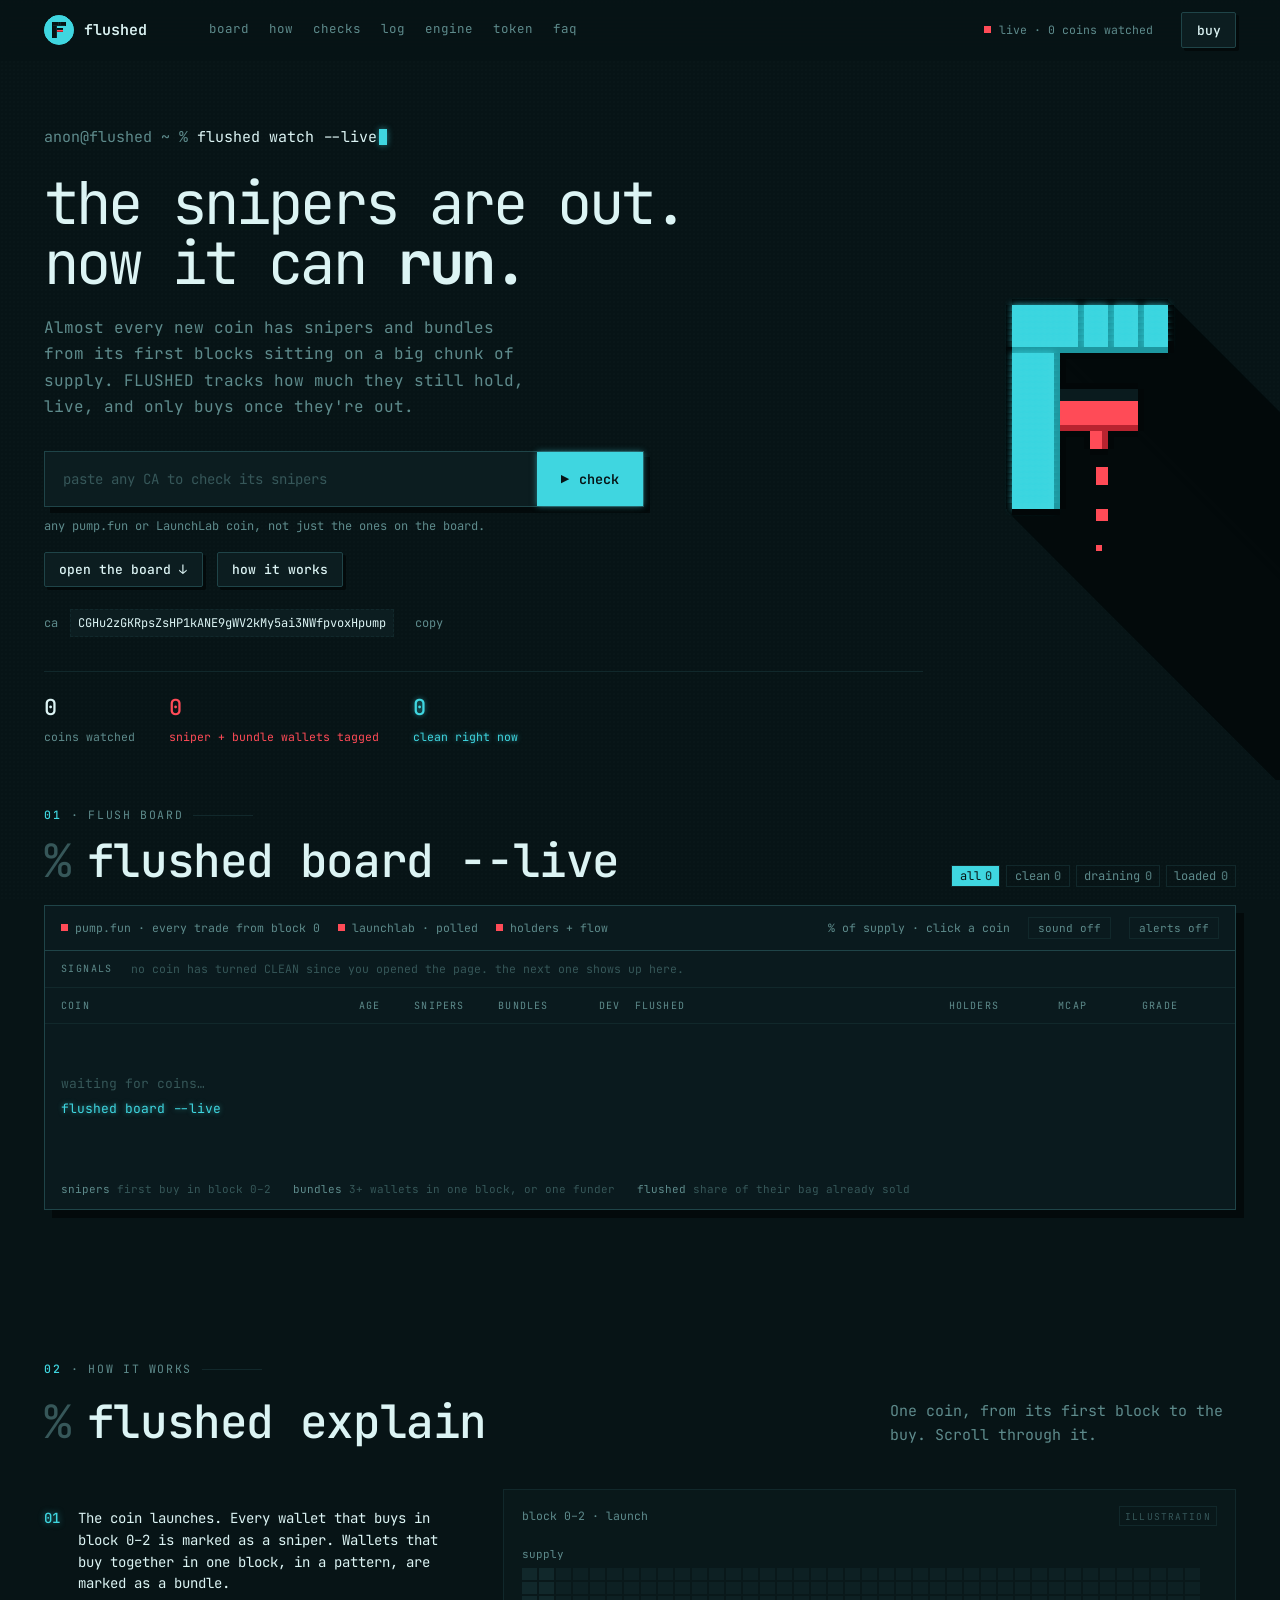
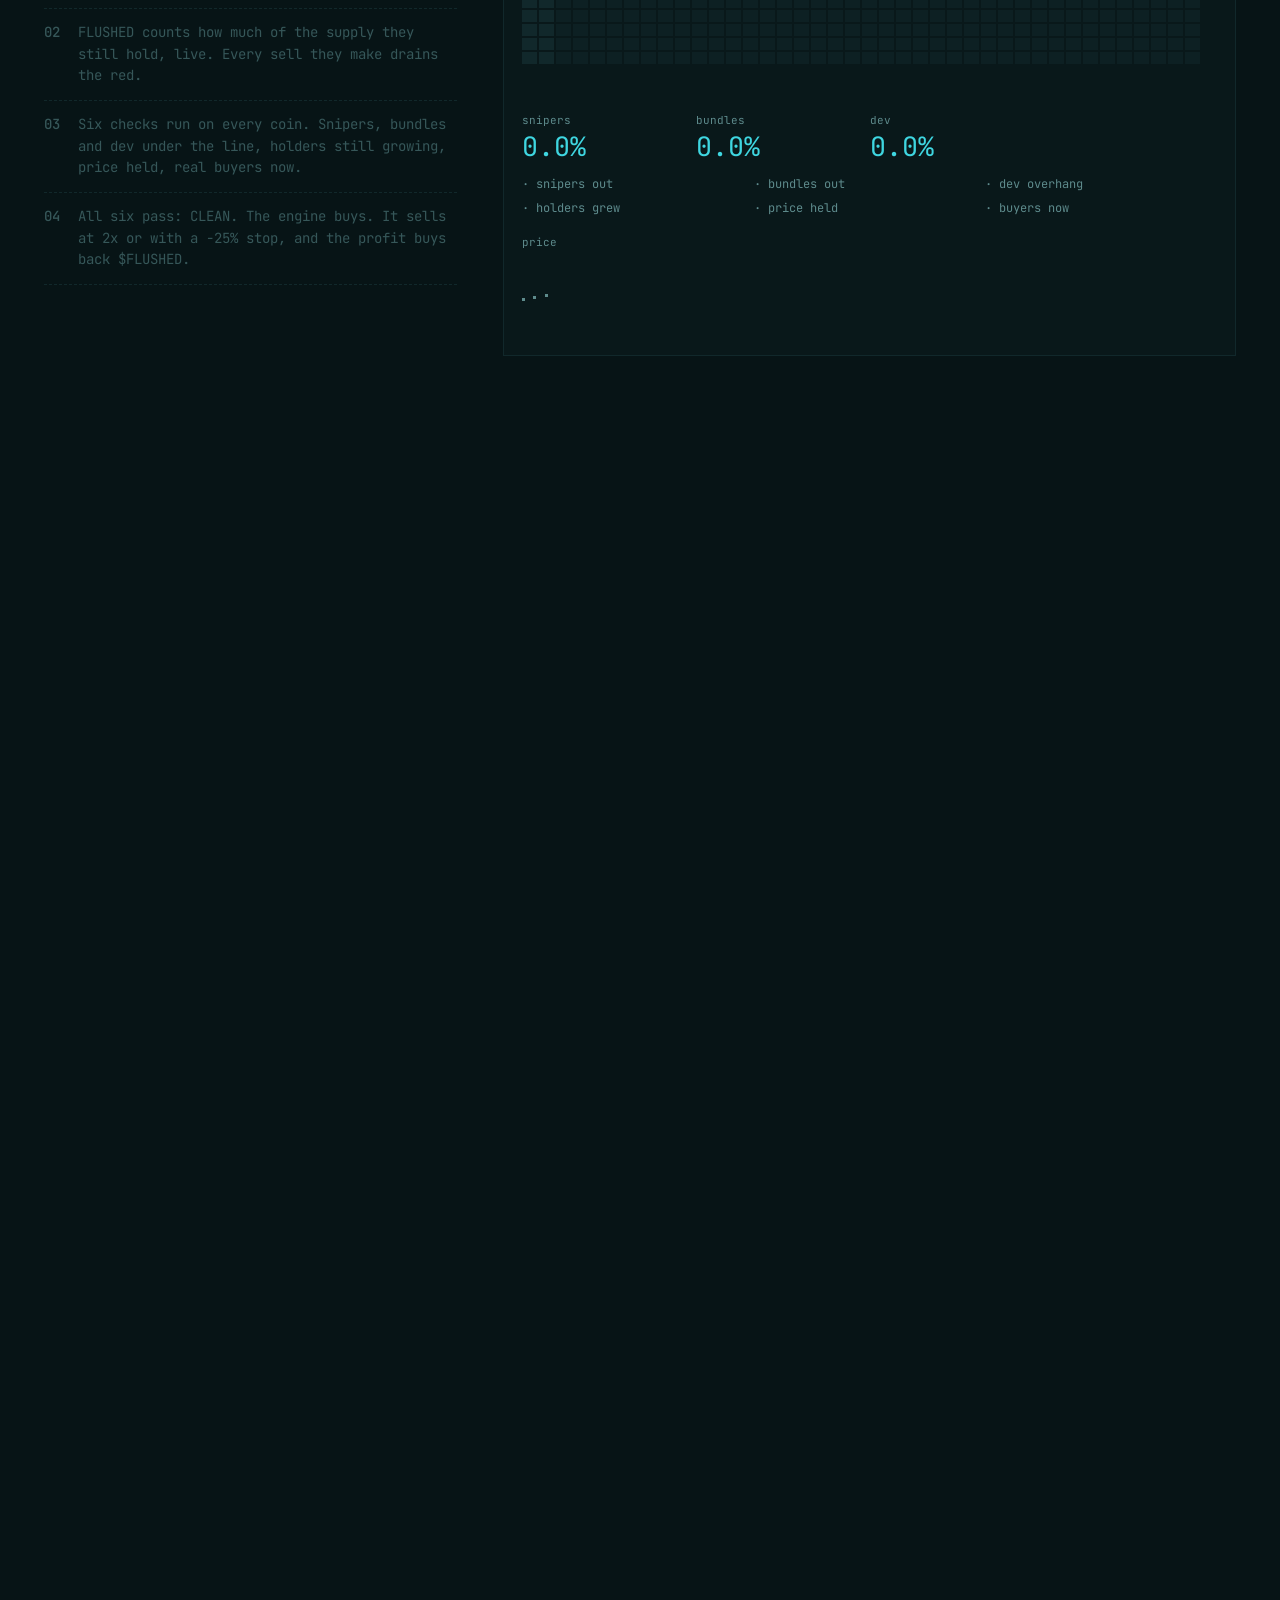
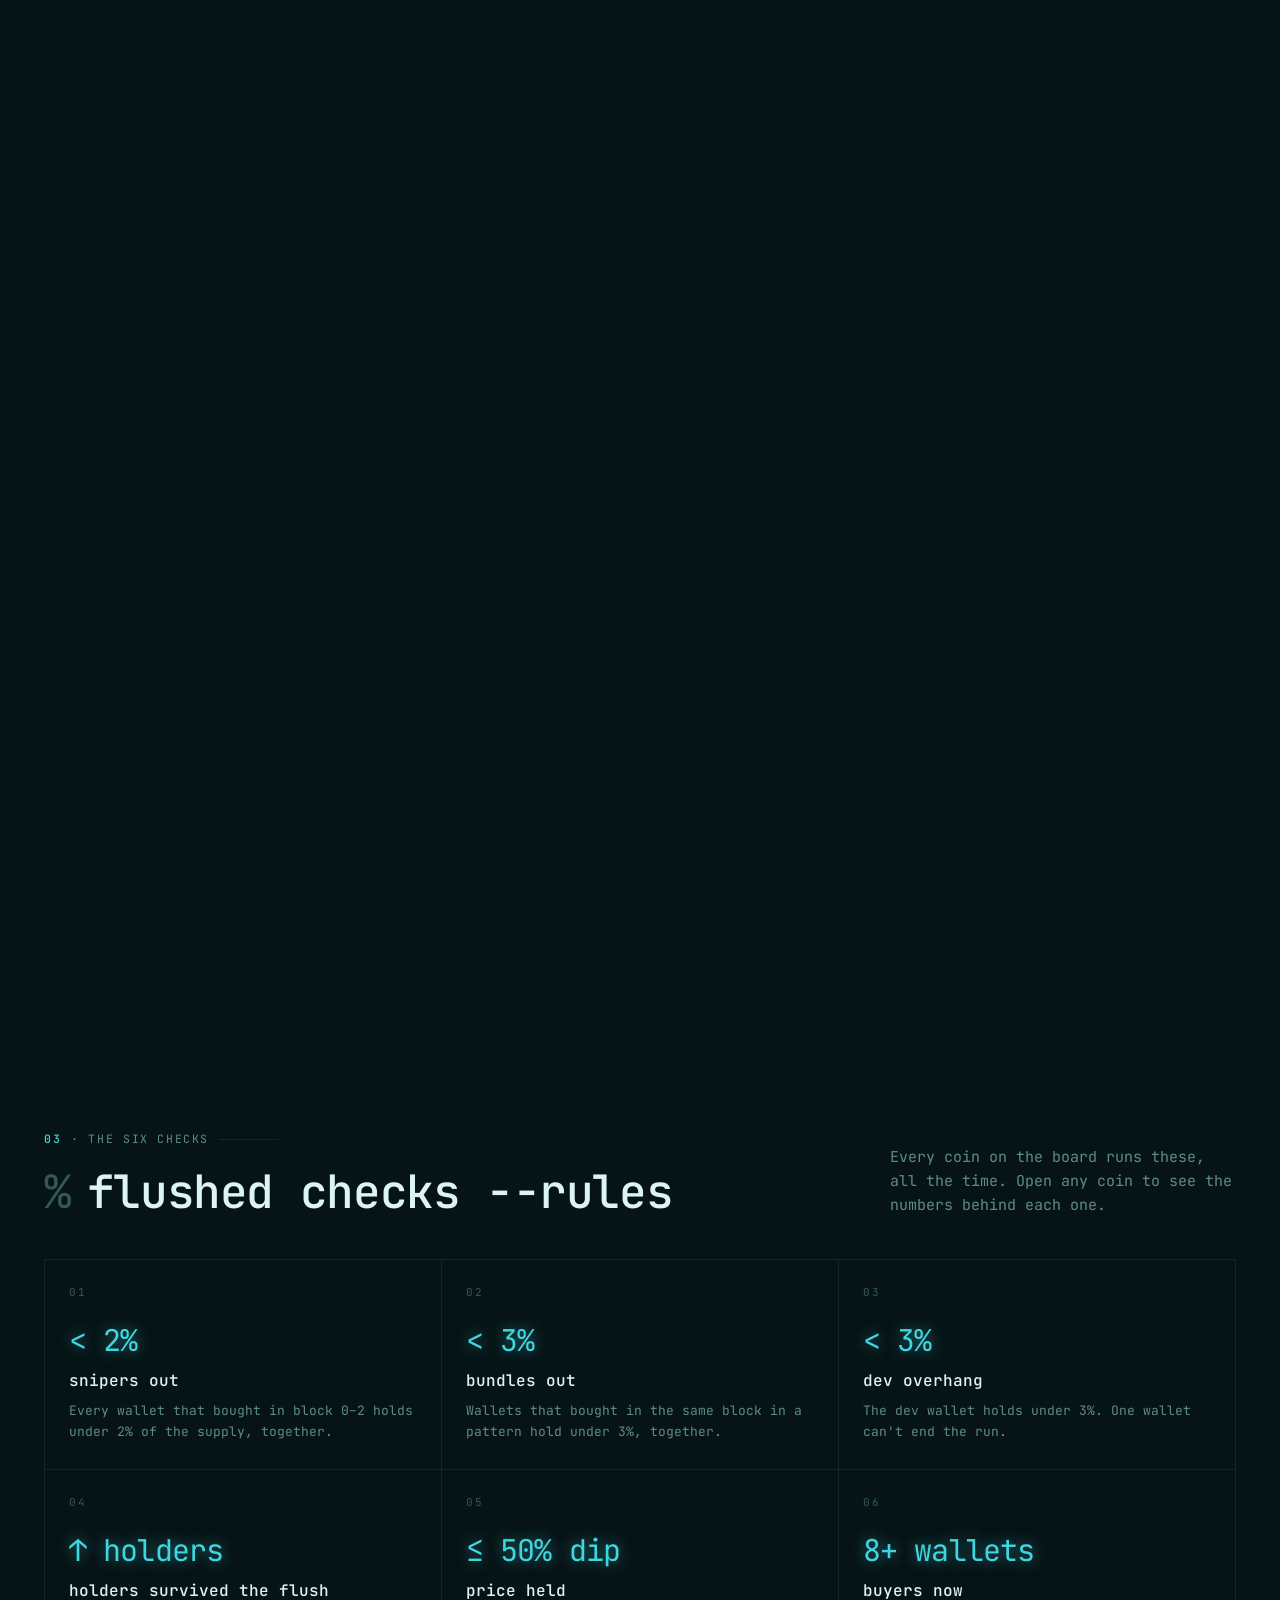
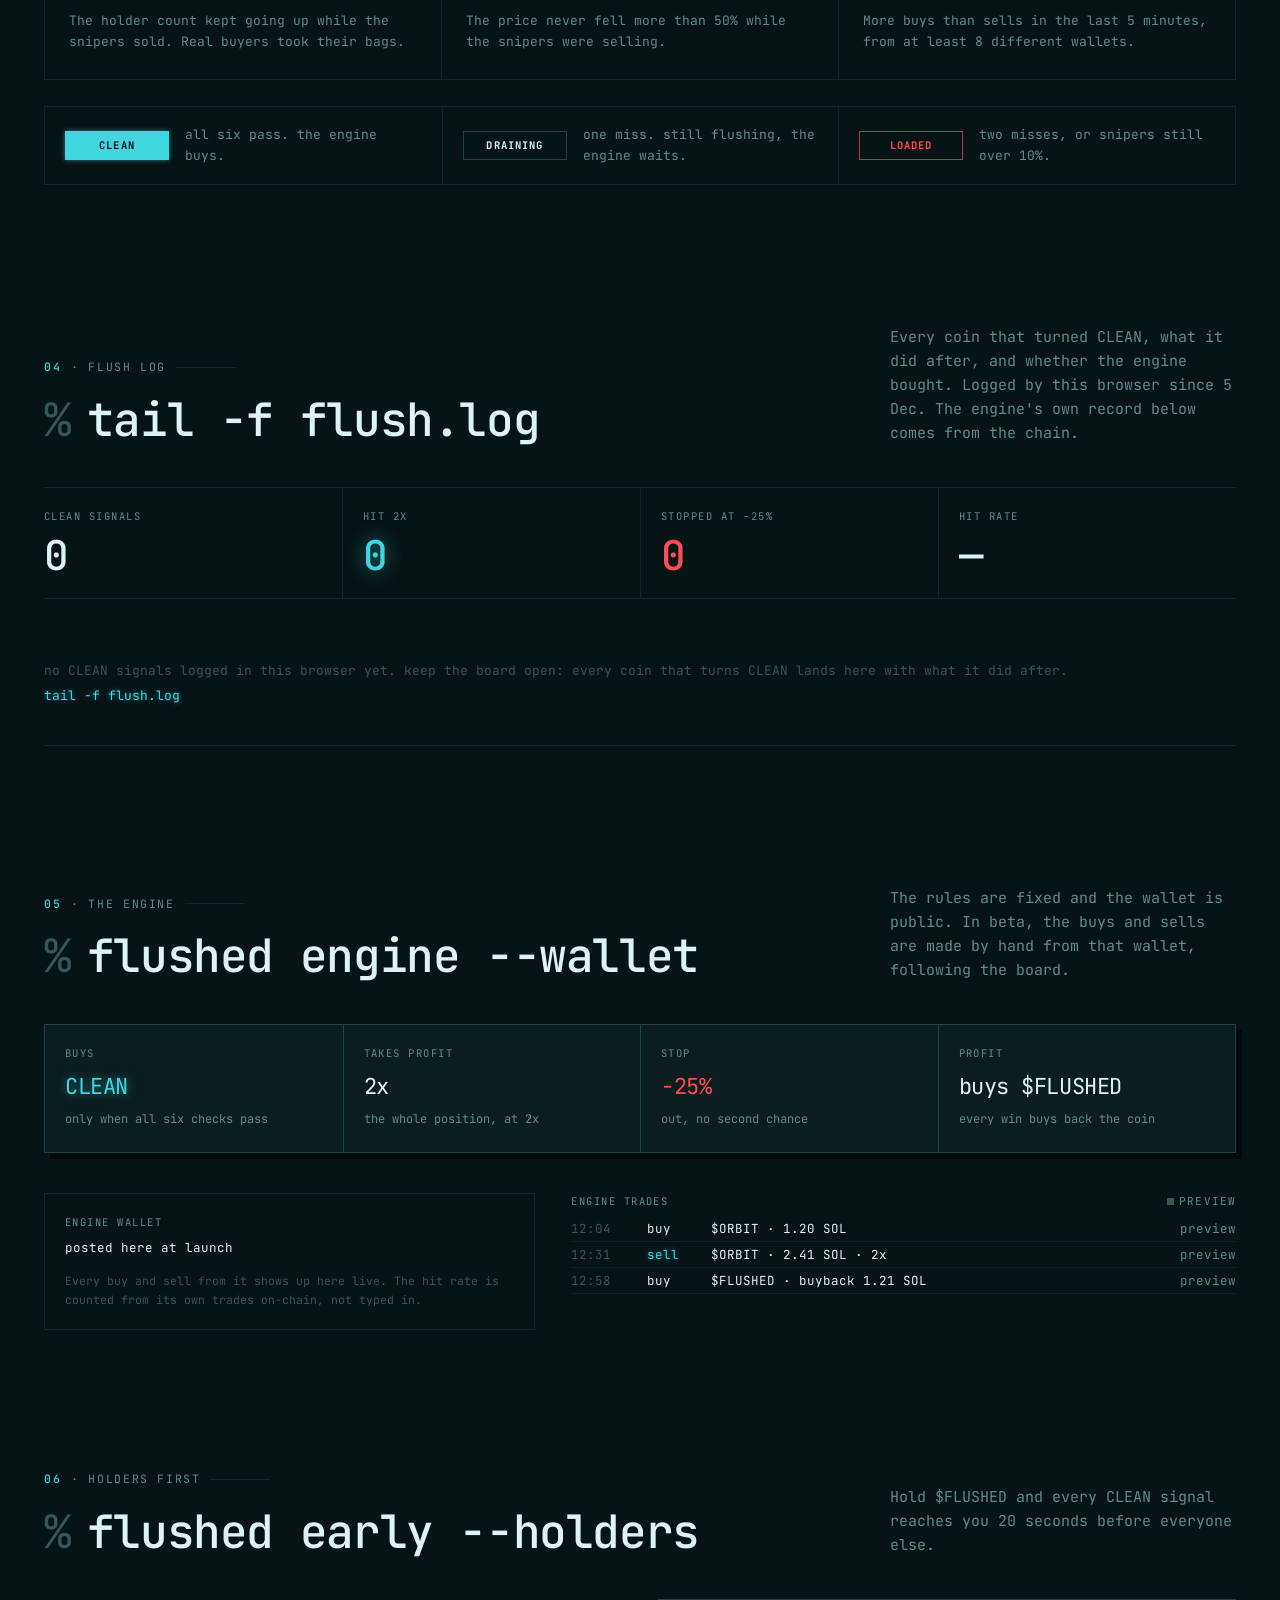
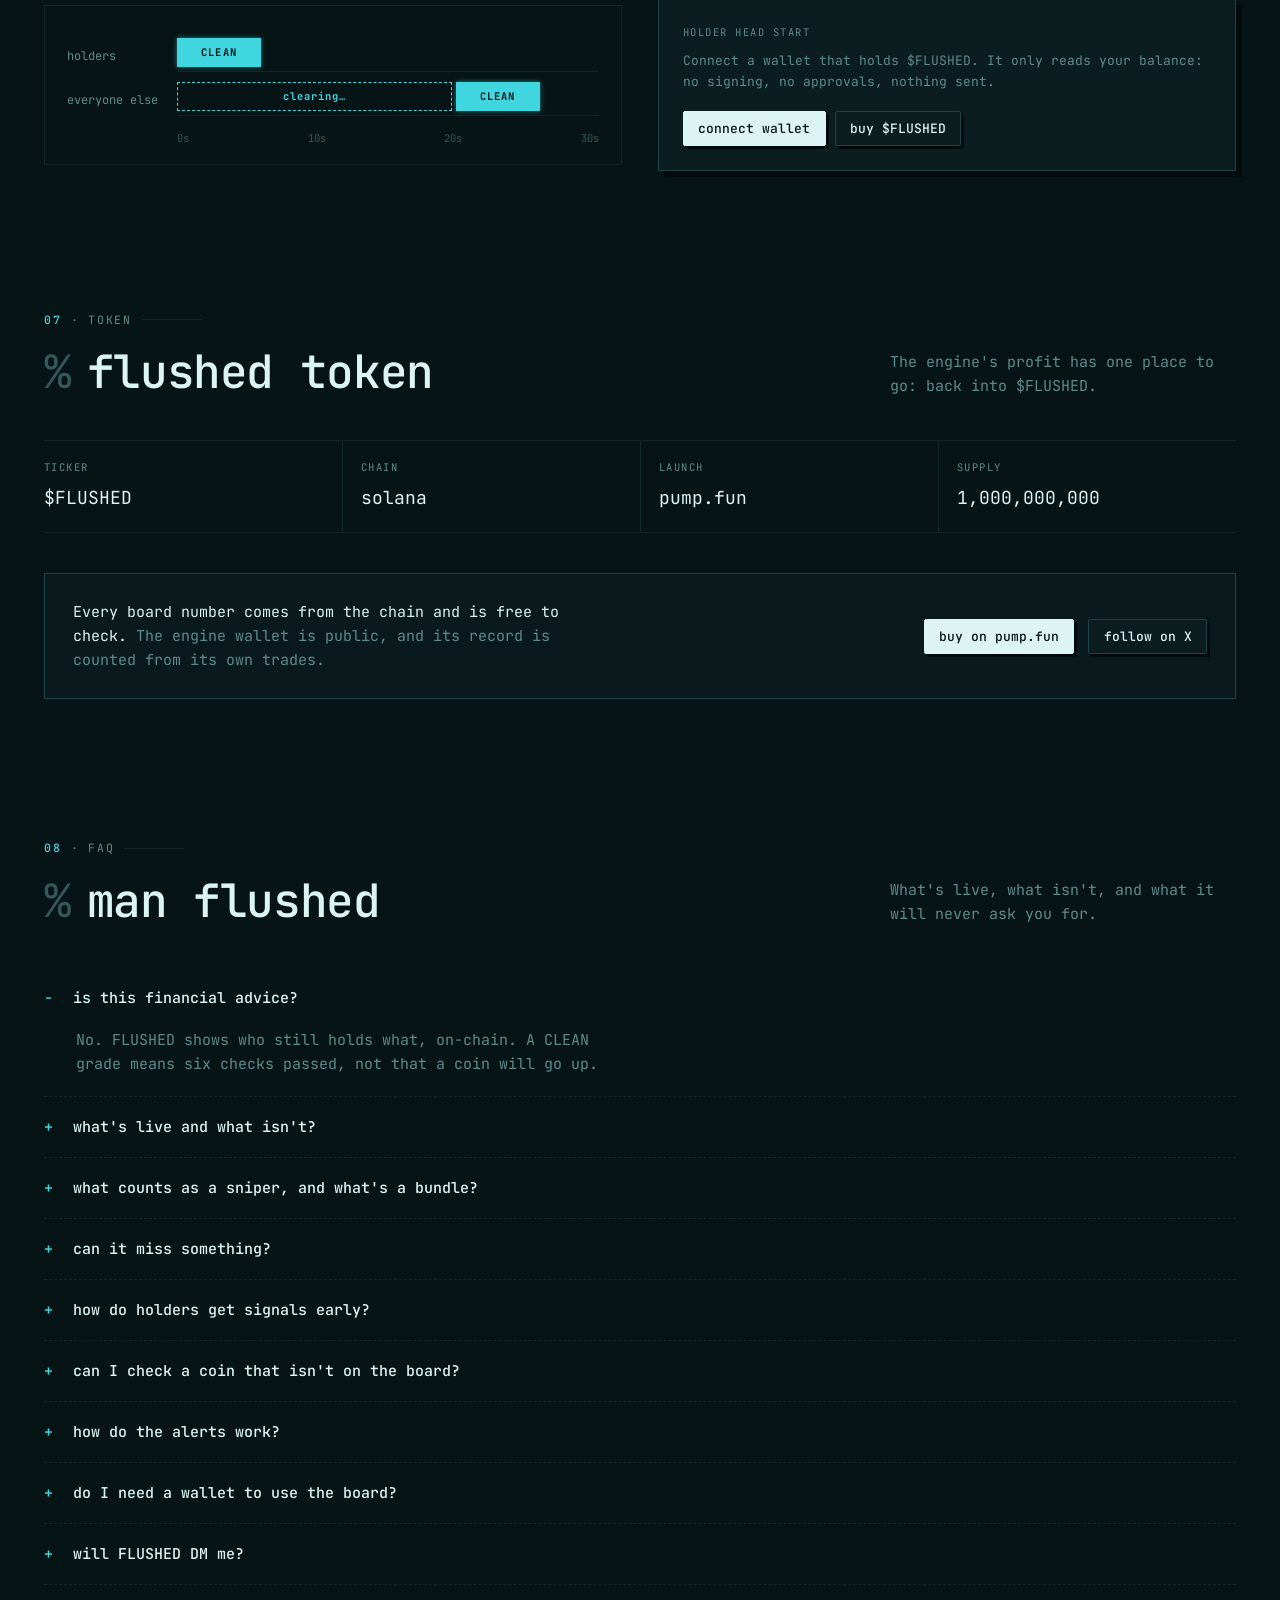
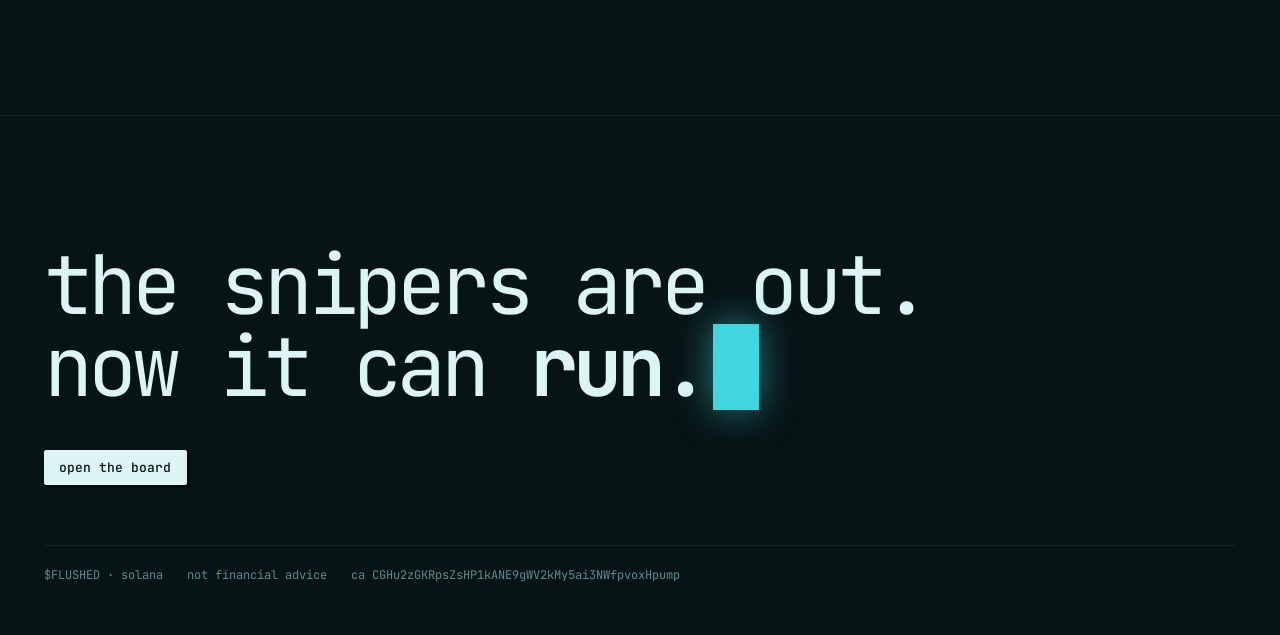
<file: src/index.src.html>
<!doctype html>
<html lang="en" data-theme="drain">
<head>
<meta charset="utf-8"><meta name="viewport" content="width=device-width,initial-scale=1,viewport-fit=cover">
<title>FLUSHED — buys when the snipers are out</title>
<meta name="description" content="A buy engine that tracks how much of every new coin snipers and bundles still hold, and only buys once they're out.">
<meta name="theme-color" content="#071416">
<meta property="og:title" content="FLUSHED — buys when the snipers are out"><meta property="og:description" content="Every new coin has snipers waiting to dump. FLUSHED tracks every sniper and bundle bag and buys only once they're flushed out.">
<meta property="og:type" content="website"><meta property="og:image" content="/og.png">
<meta name="twitter:card" content="summary_large_image"><meta name="twitter:image" content="/og.png">
<link rel="icon" href="/fav.png"><link rel="apple-touch-icon" href="/fav.png">
<link rel="preconnect" href="https://fonts.googleapis.com"><link rel="preconnect" href="https://fonts.gstatic.com" crossorigin>
<link href="https://fonts.googleapis.com/css2?family=JetBrains+Mono:wght@400;500;600;700&display=swap" rel="stylesheet">
<link rel="stylesheet" href="site.css">
<style>
/* ===== FLUSHED · "board" layout: the product is the hero. one wide board, rows open into a drawer. ===== */
:root{--w:1240px}
body::before{opacity:.16}
.top .wrap{height:60px}
.nav{margin:0 0 0 34px}
.top .live{display:flex;align-items:center;gap:8px;font-size:11.5px;color:var(--muted);margin-left:auto;white-space:nowrap}
.dot{width:7px;height:7px;background:var(--faint);display:inline-block;flex:none}
.dot.on{background:var(--accent);box-shadow:var(--glow);animation:blink 1.6s steps(1) infinite}
.dot.warn{background:var(--red)}
.k{font-size:10.5px;letter-spacing:.14em;text-transform:uppercase;color:var(--muted)}
.num{font-variant-numeric:tabular-nums}

/* hero */
.hero3{position:relative;overflow:hidden;padding:64px 0 34px}
.hero3 canvas.bg{position:absolute;inset:0;width:100%;height:100%;z-index:0;pointer-events:none}
.hero3 .wrap{display:grid;grid-template-columns:minmax(0,1.5fr) minmax(0,.5fr);gap:20px;align-items:center}
.hero3 h1{text-wrap:balance;font-size:clamp(38px,4.6vw,64px);font-weight:400;letter-spacing:-.05em;line-height:1.02;margin:24px 0 22px}
.hero3 h1 b{font-weight:700}
.hero3 .lede{color:var(--muted);font-size:16px;max-width:48ch;line-height:1.65}
.hero3 .vis{position:relative;height:360px}
.hero3 .vis canvas{position:absolute;inset:0;width:100%;height:100%;image-rendering:pixelated}
.tally{display:flex;gap:34px;margin-top:34px;padding-top:18px;border-top:1px solid var(--hair);font-size:11.5px;color:var(--muted);flex-wrap:wrap}
.tally b{color:var(--ink);font-weight:500;font-size:22px;display:block;letter-spacing:-.02em;margin-bottom:2px}
.tally .acc b{color:var(--accent)} .tally .red b{color:var(--red)}

/* board */
.bsec{position:relative;z-index:1;padding:26px 0 30px}
.bhead{display:flex;align-items:flex-end;justify-content:space-between;gap:20px;flex-wrap:wrap;margin-bottom:18px}
.bhead h2{margin:12px 0 0}
.filters{display:flex;gap:6px;flex-wrap:wrap}
.filters .chip{border:1px solid var(--hair)} .filters .chip b{font-weight:500;margin-left:.4em;opacity:.8}
.board{border:1.5px solid var(--line);background:color-mix(in srgb,var(--paper) 82%,transparent);box-shadow:8px 8px 0 var(--shadow)}
.board .bar{display:flex;align-items:center;gap:18px;padding:11px 16px;border-bottom:1.5px solid var(--line);font-size:11.5px;color:var(--muted);flex-wrap:wrap}
.board .bar .src{display:inline-flex;align-items:center;gap:7px}
.board .bar .r{margin-left:auto}
.brow{display:grid;grid-template-columns:minmax(150px,1.35fr) 46px 70px 70px 58px minmax(140px,1.5fr) 62px 74px 118px;gap:14px;align-items:center;padding:0 16px;min-height:52px;border-bottom:1px solid var(--hair);font-size:13px;cursor:pointer;position:relative}
.brow:hover{background:color-mix(in srgb,var(--accent) 4%,transparent)}
.brow.h{min-height:36px;cursor:default;font-size:10px;letter-spacing:.12em;text-transform:uppercase;color:var(--muted)} .brow.h:hover{background:none}
.brow.open{background:color-mix(in srgb,var(--accent) 7%,transparent)}
.brow.open::before{content:"";position:absolute;left:0;top:10px;bottom:10px;width:2px;background:var(--accent);box-shadow:var(--glow)}
.brow .n{text-align:right;font-variant-numeric:tabular-nums}
.brow .sym{font-weight:700;white-space:nowrap;overflow:hidden;text-overflow:ellipsis}
.brow .sym small{font-weight:400;color:var(--muted);margin-left:8px;font-size:11px}
.brow .mut{color:var(--muted)}
.stag{font-size:9px;letter-spacing:.1em;text-transform:uppercase;color:var(--faint);border:1px solid var(--hair);padding:0 .45em;margin-left:8px;vertical-align:1px;font-weight:400}
.mtr-w{display:flex;align-items:center;gap:10px} .mtr-w .pc{font-size:11px;color:var(--muted);width:3.4em;text-align:right;flex:none}
.mtr{display:flex;gap:2px;height:14px;flex:1;min-width:0} .mtr i{flex:1;background:var(--accent);opacity:.85} .mtr i.r{background:var(--red);opacity:1} .mtr i.e{background:var(--hair);opacity:1}
.gr{display:block;font-size:10.5px;font-weight:700;letter-spacing:.1em;text-align:center;padding:5px 0;border:1.5px solid var(--line);white-space:nowrap;font-style:normal}
.gr.CLEAN{background:var(--accent);color:var(--bg);border-color:var(--accent);box-shadow:var(--glow)}
.gr.DRAINING{color:var(--ink)} .gr.LOADED{color:var(--red);border-color:color-mix(in srgb,var(--red) 70%,transparent)}
.gr.CLEARING{color:var(--accent);border-color:var(--accent);border-style:dashed}
.gr.SCAN{color:var(--faint);border-style:dashed;border-color:var(--faint)}
.bempty{padding:48px 16px;color:var(--faint);font-size:13px;line-height:1.9}
.bfoot{display:flex;gap:22px;flex-wrap:wrap;padding:11px 16px;font-size:11px;color:var(--faint)}
.bfoot b{color:var(--muted);font-weight:400}

/* drawer: sniper map + checklist */
.drawer{border-bottom:1.5px solid var(--line);background:color-mix(in srgb,var(--bg) 55%,var(--paper));padding:24px 16px 26px;display:grid;grid-template-columns:minmax(0,1.45fr) minmax(0,1fr);gap:34px;cursor:default}
.drawer>div{min-width:0}
.drawer .kh{display:flex;gap:4px 10px;align-items:baseline;margin-bottom:10px;flex-wrap:wrap}
.drawer .kh .r{margin-left:auto;font-size:11.5px;color:var(--muted)}
.dmeter{display:block;width:100%;height:58px;image-rendering:pixelated;margin-bottom:14px}
.nums{display:grid;grid-template-columns:repeat(4,1fr);border-top:1px solid var(--hair);border-bottom:1px solid var(--hair);margin-bottom:22px}
.nums>div{padding:10px 12px 12px 0} .nums>div+div{padding-left:12px;border-left:1px solid var(--hair)}
.nums .v{font-size:20px;font-weight:500;margin-top:4px;letter-spacing:-.02em}
.smapw{max-height:330px;overflow:auto;border-top:1px solid var(--hair)}
.smap{width:100%;border-collapse:collapse;font-size:12px}
.smap th{font-weight:400;color:var(--muted);text-align:right;padding:7px 8px;border-bottom:1px solid var(--hair);font-size:10px;letter-spacing:.08em;text-transform:uppercase;position:sticky;top:0;background:color-mix(in srgb,var(--bg) 55%,var(--paper))}
.smap th:first-child,.smap td:first-child,.smap th:nth-child(2),.smap td:nth-child(2){text-align:left}
.smap td{padding:6px 8px;text-align:right;border-bottom:1px solid color-mix(in srgb,var(--hair) 70%,transparent);font-variant-numeric:tabular-nums;white-space:nowrap}
.smap a{color:var(--ink);text-decoration:none} .smap a:hover{color:var(--accent)}
.smap .z{color:var(--faint)}
.tg{font-size:9px;letter-spacing:.1em;text-transform:uppercase;padding:0 .45em;border:1px solid}
.tg.sniper{color:var(--red);border-color:var(--red)} .tg.bundle{color:var(--red);border-color:var(--red);border-style:dashed} .tg.dev{color:var(--ink);border-color:var(--line)}
.cl{margin:0} .cl li{list-style:none;display:grid;grid-template-columns:20px 1fr auto;gap:2px 8px;padding:9px 0;border-bottom:1px dashed var(--hair);font-size:12.5px}
.cl li .ic{font-weight:700} .cl li.ok .ic{color:var(--accent)} .cl li.no .ic{color:var(--red)}
.cl li .th{color:var(--faint);font-size:11px}
.cl li small{grid-column:2/4;color:var(--muted);font-size:11.5px}
.verdict{display:flex;align-items:center;gap:14px;margin-top:18px;flex-wrap:wrap;font-size:12.5px;color:var(--muted)}
.verdict .gr{width:118px} .verdict b{color:var(--ink);font-weight:500}
.dlinks{display:flex;gap:18px;flex-wrap:wrap;margin-top:14px;font-size:12px}
.dlinks a,.dlinks button{color:var(--muted);text-decoration:none;background:none;border:0;font:inherit;cursor:pointer;padding:0} .dlinks a:hover,.dlinks button:hover{color:var(--accent)}
.note{font-size:11.5px;color:var(--faint);margin-top:12px;line-height:1.6}

/* sections */
section.s2{position:relative;z-index:1;padding:120px 0 20px}
.head2{display:grid;grid-template-columns:minmax(0,1.4fr) minmax(0,.6fr);gap:40px;align-items:end;margin-bottom:42px}
.head2 h2{margin-bottom:0}
.head2 .lede{justify-self:end;max-width:46ch}

/* how: pinned illustration */
.howpin{height:330vh}
.howpin .stick{position:sticky;top:74px}
.howgrid{display:grid;grid-template-columns:minmax(0,.72fr) minmax(0,1.28fr);gap:46px;align-items:start}
.beats{margin-top:6px}
.beats li{list-style:none;display:grid;grid-template-columns:2.4em 1fr;padding:13px 0;border-bottom:1px dashed var(--hair);color:var(--faint);font-size:14px;line-height:1.55;transition:color .25s}
.beats li b{font-weight:500} .beats li.done{color:var(--muted)} .beats li.on{color:var(--ink)} .beats li.on b{color:var(--accent);text-shadow:var(--glow)}
.illo{border:1px solid var(--hair);background:color-mix(in srgb,var(--paper) 55%,transparent);padding:16px 18px 14px}
.illo .hd{display:flex;justify-content:space-between;align-items:center;font-size:11.5px;color:var(--muted);margin-bottom:12px}
#howCv{display:block;width:100%}

/* checks */
.ckgrid{display:grid;grid-template-columns:repeat(3,1fr);border-top:1px solid var(--hair);border-left:1px solid var(--hair)}
.ck{padding:24px 24px 26px;border-right:1px solid var(--hair);border-bottom:1px solid var(--hair)}
.ck .no{font-size:11px;color:var(--faint);letter-spacing:.14em}
.ck .th{font-size:30px;color:var(--accent);margin:14px 0 4px;letter-spacing:-.03em;text-shadow:var(--glow)}
.ck h3{font-size:16px;font-weight:500;margin:0 0 8px}
.ck p{color:var(--muted);font-size:13px;line-height:1.6}
.legend{display:grid;grid-template-columns:repeat(3,1fr);margin-top:26px;border:1px solid var(--hair)}
.legend>div{padding:18px 20px;display:flex;gap:16px;align-items:center;font-size:13px;color:var(--muted)} .legend>div+div{border-left:1px solid var(--hair)}
.legend .gr{width:104px;flex:none}

/* log + engine */
.stats4{display:grid;grid-template-columns:repeat(4,1fr);border-top:1px solid var(--hair);border-bottom:1px solid var(--hair)}
.stats4>div{padding:20px 20px 22px 0} .stats4>div+div{padding-left:20px;border-left:1px solid var(--hair)}
.stats4 .v{font-size:clamp(28px,3.2vw,44px);font-weight:500;letter-spacing:-.04em;margin-top:10px;line-height:1}
.tbl{width:100%;border-collapse:collapse;font-size:12.5px}
.tbl th{font-weight:400;color:var(--muted);text-align:left;padding:10px 10px 10px 0;border-bottom:1px solid var(--hair);font-size:10px;letter-spacing:.12em;text-transform:uppercase}
.tbl td{padding:11px 10px 11px 0;border-bottom:1px solid color-mix(in srgb,var(--hair) 70%,transparent);white-space:nowrap;font-variant-numeric:tabular-nums}
.tbl a{color:var(--ink);text-decoration:none} .tbl a:hover{color:var(--accent)}
.tbl .win{color:var(--accent)} .tbl .stop{color:var(--red)} .tbl .z{color:var(--faint)}
.tblw{overflow-x:auto;margin-top:24px}
.empty2{padding:36px 0;color:var(--faint);font-size:13px;line-height:1.9;border-bottom:1px solid var(--hair)}
.rules{display:grid;grid-template-columns:repeat(4,1fr);border:1.5px solid var(--line);background:var(--paper);box-shadow:6px 6px 0 var(--shadow)}
.rules>div{padding:20px 20px 22px} .rules>div+div{border-left:1px solid var(--line)}
.rules .v{font-size:22px;margin-top:8px;letter-spacing:-.02em} .rules .v.acc{text-shadow:var(--glow)}
.rules p{font-size:12px;color:var(--muted);margin-top:6px}
.ewrap{display:grid;grid-template-columns:minmax(0,.85fr) minmax(0,1.15fr);gap:36px;margin-top:40px;align-items:start}
.wbox{border:1px solid var(--hair);padding:20px}
.wbox code{display:block;font-family:var(--mono);font-size:12.5px;color:var(--ink);word-break:break-all;margin:8px 0 14px}
.feed{font-size:12.5px;line-height:2}
.feed div{display:grid;grid-template-columns:64px 52px 1fr auto;gap:12px;border-bottom:1px solid color-mix(in srgb,var(--hair) 70%,transparent)}
.feed .t{color:var(--faint)} .feed a{color:var(--muted);text-decoration:none} .feed a:hover{color:var(--accent)}

/* holders first */
.gate{display:grid;grid-template-columns:minmax(0,1fr) minmax(0,1fr);gap:36px;align-items:center}
.tline{border:1px solid var(--hair);padding:22px 22px 18px}
.lane{display:grid;grid-template-columns:96px 1fr;align-items:center;gap:14px;margin:14px 0;font-size:12px;color:var(--muted)}
.track{position:relative;height:30px;border-bottom:1px solid var(--hair)}
.track .gr{position:absolute;bottom:4px;width:84px}
.axis{display:flex;justify-content:space-between;margin-left:110px;font-size:10.5px;color:var(--faint)}
.gbox{border:1.5px solid var(--line);background:var(--paper);box-shadow:6px 6px 0 var(--shadow);padding:24px}
.gbox .st{font-size:13px;color:var(--muted);margin:10px 0 18px;line-height:1.6}

/* token */
.facts{display:grid;grid-template-columns:repeat(4,1fr);border-top:1px solid var(--hair);border-bottom:1px solid var(--hair)}
.facts>div{padding:18px 18px 20px 0} .facts>div+div{padding-left:18px;border-left:1px solid var(--hair)} .facts .v{font-size:18px;margin-top:8px}
.callout{display:flex;align-items:center;gap:24px;justify-content:space-between;margin-top:40px;padding:26px 28px;border:1px solid var(--line);background:color-mix(in srgb,var(--paper) 70%,transparent);flex-wrap:wrap}
.callout p{font-size:15px;line-height:1.6;max-width:56ch} .callout p span{color:var(--muted)}

footer.f3{position:relative;z-index:1;border-top:1px solid var(--hair);padding:130px 0 50px;overflow:hidden;margin-top:110px}
footer.f3 .big{text-wrap:balance;font-size:clamp(34px,6.4vw,96px);letter-spacing:-.06em;line-height:.95;font-weight:400} footer.f3 .big b{font-weight:700}
footer.f3 .fine{display:flex;gap:24px;flex-wrap:wrap;margin-top:60px;font-size:12px;color:var(--muted);border-top:1px solid var(--hair);padding-top:20px}
#dbg{position:fixed;right:10px;bottom:10px;z-index:50;background:var(--paper);border:1px solid var(--line);font-size:11px;padding:10px 12px;max-width:340px;white-space:pre-wrap;color:var(--muted)}

@media (max-width:1080px){
  .brow{grid-template-columns:minmax(120px,1.3fr) 64px 64px 54px minmax(110px,1.3fr) 108px} .brow .c-age,.brow .c-hold,.brow .c-mcap{display:none}
}
@media (max-width:860px){
  .hero3{padding:34px 0 20px} .hero3 .wrap{grid-template-columns:minmax(0,1fr)} .hero3 .vis{height:200px;order:-1}
  .top .live{display:none} .top .btn{margin-left:auto}
  .brow{grid-template-columns:1fr 92px;grid-template-areas:"sym gr" "mt mt" "nums nums";gap:8px 12px;padding:12px 14px;min-height:0}
  .brow.h{display:none} .brow .c-sym{grid-area:sym} .brow .c-gr{grid-area:gr} .brow .c-mt{grid-area:mt}
  .brow .c-sn,.brow .c-bu,.brow .c-dev{display:none} .brow .c-nums{grid-area:nums;display:flex!important;gap:14px;font-size:11.5px;color:var(--muted)}
  .drawer{grid-template-columns:1fr;gap:26px;padding:18px 14px}
  .nums{grid-template-columns:1fr 1fr} .nums>div:nth-child(3){padding-left:0;border-left:0} .nums>div:nth-child(n+3){border-top:1px solid var(--hair)}
  .head2{grid-template-columns:1fr;gap:12px} .head2 .lede{justify-self:start}
  .howpin{height:auto} .howpin .stick{position:static} .howgrid{grid-template-columns:1fr;gap:24px} .beats li{color:var(--ink)}
  .ckgrid{grid-template-columns:1fr} .legend{grid-template-columns:1fr} .legend>div+div{border-left:0;border-top:1px solid var(--hair)}
  .stats4,.facts,.rules{grid-template-columns:1fr 1fr} .stats4>div:nth-child(3),.facts>div:nth-child(3){padding-left:0;border-left:0}
  .stats4>div:nth-child(n+3),.facts>div:nth-child(n+3){border-top:1px solid var(--hair)} .rules>div:nth-child(3){border-left:0} .rules>div:nth-child(n+3){border-top:1px solid var(--line)}
  .ewrap,.gate{grid-template-columns:1fr}
  .feed div{grid-template-columns:60px 44px 1fr} .feed div a{display:none}
  section.s2{padding-top:84px}
  h2{font-size:clamp(23px,6.4vw,32px)} .track .gr{width:30%!important} .track .gr.CLEARING{width:calc(66% - 4px)!important} .lane{grid-template-columns:70px 1fr} .axis{margin-left:84px}
  .bhead h2{margin-top:8px}
}
.c-nums{display:none}
/* check any coin */
.inbar{display:flex;border:1.5px solid var(--line);background:var(--paper);height:56px;max-width:600px;box-shadow:6px 6px 0 var(--shadow);margin-top:30px;transition:border-color .15s}
.inbar:focus-within{border-color:var(--accent)}
.inbar input{flex:1;background:none;border:0;padding:0 18px;font:14px var(--mono);color:var(--ink);outline:none;min-width:0}
.inbar input::placeholder{color:var(--faint)}
.inbar button{border:0;background:var(--accent);color:var(--bg);font:600 13.5px var(--mono);padding:0 24px;cursor:pointer;display:flex;align-items:center;gap:10px;box-shadow:var(--glow)}
.hint{font-size:12px;color:var(--muted);min-height:1.6em;margin-top:10px} .hint.err{color:var(--red)}
.hero3 .ctas{margin-top:16px}
.pin-tag{font-size:9px;letter-spacing:.1em;text-transform:uppercase;color:var(--accent);border:1px solid var(--accent);padding:0 .45em;margin-left:6px;font-weight:400;vertical-align:1px}
.unpin{background:none;border:0;color:var(--faint);font:inherit;cursor:pointer;margin-left:4px;padding:0 4px} .unpin:hover{color:var(--red)}
/* signals strip + alert toggles */
.sigs{display:flex;align-items:center;gap:18px;padding:9px 16px;border-bottom:1px solid var(--hair);font-size:11.5px;color:var(--faint);overflow-x:auto;white-space:nowrap;scrollbar-width:none}
.sigs::-webkit-scrollbar{display:none}
.sigs b{color:var(--muted);font-weight:400;letter-spacing:.14em;text-transform:uppercase;font-size:10px}
.sigs button{background:none;border:0;font:inherit;color:var(--ink);cursor:pointer;padding:0} .sigs button span{color:var(--accent);font-weight:700} .sigs button:hover{color:var(--accent)}
.tgl{background:none;border:1px solid var(--hair);color:var(--muted);font:11px var(--mono);padding:3px 9px;cursor:pointer} .tgl.on{border-color:var(--accent);color:var(--accent)}
/* toasts */
#toasts{position:fixed;left:16px;bottom:16px;z-index:60;display:flex;flex-direction:column;gap:10px;width:min(390px,calc(100vw - 32px))}
.toast{display:grid;grid-template-columns:auto 1fr auto;gap:14px;align-items:center;background:var(--paper);border:1.5px solid var(--accent);box-shadow:6px 6px 0 var(--shadow),var(--glow);padding:12px 14px;font-size:12.5px;animation:tin .3s ease}
.toast .gr{width:76px} .toast small{color:var(--muted);font-size:11px} .toast b{font-weight:700}
.toast button{background:none;border:1px solid var(--line);color:var(--ink);font:12px var(--mono);padding:5px 10px;cursor:pointer} .toast button:hover{border-color:var(--accent);color:var(--accent)}
@keyframes tin{from{opacity:0;transform:translateY(10px)}}
/* flush chart */
.dchart{display:block;width:100%;height:150px;margin:2px 0 10px}
.legend2{display:flex;gap:16px;flex-wrap:wrap;font-size:11px;color:var(--muted);margin-bottom:20px} .legend2 i{display:inline-block;width:10px;height:3px;margin-right:6px;vertical-align:middle}
/* share modal */
.modal{position:fixed;inset:0;z-index:80;background:rgba(0,0,0,.72);display:flex;align-items:center;justify-content:center;padding:20px}
.modal[hidden]{display:none!important}
.modal .box{background:var(--paper);border:1.5px solid var(--line);box-shadow:10px 10px 0 var(--shadow);width:min(880px,100%);max-height:calc(100vh - 40px);overflow-y:auto;overflow-x:hidden;padding:20px}
.modal .mh{display:flex;align-items:center;gap:12px;margin-bottom:14px;font-size:12px;color:var(--muted)} .modal .mh button{margin-left:auto;background:none;border:0;color:var(--muted);font:20px var(--mono);cursor:pointer;line-height:1}
.modal canvas{display:block;width:100%;height:auto;border:1px solid var(--hair)}
.modal .acts{display:flex;gap:10px;flex-wrap:wrap;margin-top:16px}
@media (max-width:860px){ .inbar{height:52px} .inbar button{padding:0 16px} .toast{grid-template-columns:1fr auto} .toast .gr{display:none} }
</style>
</head>
<body>

<header class="top" id="top"><div class="wrap">
  <a class="brand" href="#hero"><canvas id="logo"></canvas>flushed</a>
  <nav class="nav"><a href="#board">board</a><a href="#how">how</a><a href="#checks">checks</a><a href="#log">log</a><a href="#engine">engine</a><a href="#token">token</a><a href="#faq">faq</a></nav>
  <span class="live"><i class="dot" id="topDot"></i><span id="topLive">connecting…</span></span>
  <a class="btn" id="buyTop" href="#token">buy</a>
</div></header>

<section class="hero3" id="hero">
  <canvas class="bg" id="heroBg"></canvas>
  <div class="wrap">
    <div>
      <div class="prompt"><span>anon@flushed ~ %</span> <span class="cmd" id="typed"></span><span class="cur"></span></div>
      <h1>the snipers are out.<br>now it can <b>run.</b></h1>
      <p class="lede">Almost every new coin has snipers and bundles from its first blocks sitting on a big chunk of supply. FLUSHED tracks how much they still hold, live, and only buys once they're out.</p>
      <form class="inbar" id="chkForm"><input id="chkIn" placeholder="paste any CA to check its snipers" autocomplete="off" spellcheck="false" aria-label="contract address"><button type="submit">▶ <span>check</span></button></form>
      <div class="hint" id="chkHint">any pump.fun or LaunchLab coin, not just the ones on the board.</div>
      <div class="ctas"><a class="btn" href="#board">open the board ↓</a><a class="btn" href="#how">how it works</a></div>
      <div class="ca"><span>ca</span><code id="ca">posted here and on X at launch</code><button class="chip" id="copy" hidden>copy</button></div>
      <div class="tally">
        <div><b class="num" id="tWatch">0</b>coins watched</div>
        <div class="red"><b class="num" id="tTagged">0</b>sniper + bundle wallets tagged</div>
        <div class="acc"><b class="num" id="tClean">0</b>clean right now</div>
      </div>
    </div>
    <div class="vis" id="heroVis"><canvas id="heroFg"></canvas></div>
  </div>
</section>

<section class="bsec" id="board"><div class="wrap">
  <div class="bhead">
    <div><div class="eyebrow"><b>01</b> · flush board <i></i></div><h2><span class="pr">%</span>flushed board --live</h2></div>
    <div class="filters" id="filters"><button class="chip on" data-f="all">all<b id="fAll">0</b></button><button class="chip" data-f="CLEAN">clean<b id="fC">0</b></button><button class="chip" data-f="DRAINING">draining<b id="fD">0</b></button><button class="chip" data-f="LOADED">loaded<b id="fL">0</b></button></div>
  </div>
  <div class="board">
    <div class="bar"><span class="src"><i class="dot" id="dPump"></i>pump.fun · every trade from block 0</span><span class="src"><i class="dot" id="dLab"></i>launchlab · polled</span><span class="src"><i class="dot" id="dJup"></i>holders + flow</span><span class="r" id="bUpd">% of supply · click a coin</span><button class="tgl" id="tSound">sound off</button><button class="tgl" id="tNotify">alerts off</button></div>
    <div class="sigs" id="sigs"></div>
    <div class="brow h"><span>coin</span><span class="c-age n">age</span><span class="c-sn n">snipers</span><span class="c-bu n">bundles</span><span class="c-dev n">dev</span><span class="c-mt">flushed</span><span class="c-hold n">holders</span><span class="c-mcap n">mcap</span><span class="c-gr" style="text-align:center">grade</span></div>
    <div id="rows"><div class="bempty">connecting to pump.fun and launchlab…<br><span class="acc">flushed board --live</span></div></div>
    <div class="bfoot" id="bfoot"></div>
  </div>
</div></section>

<section class="s2 howpin" id="how"><div class="stick"><div class="wrap">
  <div class="head2">
    <div><div class="eyebrow"><b>02</b> · how it works <i></i></div><h2><span class="pr">%</span>flushed explain</h2></div>
    <p class="lede">One coin, from its first block to the buy. Scroll through it.</p>
  </div>
  <div class="howgrid">
    <ol class="beats" id="beats">
      <li><b>01</b>The coin launches. Every wallet that buys in block 0–2 is marked as a sniper. Wallets that buy together in one block, in a pattern, are marked as a bundle.</li>
      <li><b>02</b>FLUSHED counts how much of the supply they still hold, live. Every sell they make drains the red.</li>
      <li><b>03</b>Six checks run on every coin. Snipers, bundles and dev under the line, holders still growing, price held, real buyers now.</li>
      <li><b>04</b>All six pass: CLEAN. The engine buys. It sells at 2x or with a −25% stop, and the profit buys back $FLUSHED.</li>
    </ol>
    <div class="illo"><div class="hd"><span id="howHd">block 0 · launch</span><span class="tag">illustration</span></div><canvas id="howCv"></canvas></div>
  </div>
</div></div></section>

<section class="s2" id="checks"><div class="wrap">
  <div class="head2">
    <div><div class="eyebrow"><b>03</b> · the six checks <i></i></div><h2><span class="pr">%</span>flushed checks --rules</h2></div>
    <p class="lede">Every coin on the board runs these, all the time. Open any coin to see the numbers behind each one.</p>
  </div>
  <div class="ckgrid">
    <div class="ck"><div class="no">01</div><div class="th">&lt; 2%</div><h3>snipers out</h3><p>Every wallet that bought in block 0–2 holds under 2% of the supply, together.</p></div>
    <div class="ck"><div class="no">02</div><div class="th">&lt; 3%</div><h3>bundles out</h3><p>Wallets that bought in the same block in a pattern hold under 3%, together.</p></div>
    <div class="ck"><div class="no">03</div><div class="th">&lt; 3%</div><h3>dev overhang</h3><p>The dev wallet holds under 3%. One wallet can't end the run.</p></div>
    <div class="ck"><div class="no">04</div><div class="th">↑ holders</div><h3>holders survived the flush</h3><p>The holder count kept going up while the snipers sold. Real buyers took their bags.</p></div>
    <div class="ck"><div class="no">05</div><div class="th">≤ 50% dip</div><h3>price held</h3><p>The price never fell more than 50% while the snipers were selling.</p></div>
    <div class="ck"><div class="no">06</div><div class="th">8+ wallets</div><h3>buyers now</h3><p>More buys than sells in the last 5 minutes, from at least 8 different wallets.</p></div>
  </div>
  <div class="legend">
    <div><span class="gr CLEAN">CLEAN</span>all six pass. the engine buys.</div>
    <div><span class="gr DRAINING">DRAINING</span>one miss. still flushing, the engine waits.</div>
    <div><span class="gr LOADED">LOADED</span>two misses, or snipers still over 10%.</div>
  </div>
</div></section>

<section class="s2" id="log"><div class="wrap">
  <div class="head2">
    <div><div class="eyebrow"><b>04</b> · flush log <i></i></div><h2><span class="pr">%</span>tail -f flush.log</h2></div>
    <p class="lede">Every coin that turned CLEAN, what it did after, and whether the engine bought. <span id="logSince"></span></p>
  </div>
  <div class="stats4">
    <div><div class="k">clean signals</div><div class="v num" id="lN">0</div></div>
    <div><div class="k">hit 2x</div><div class="v num acc" id="lW">0</div></div>
    <div><div class="k">stopped at −25%</div><div class="v num red" id="lS">0</div></div>
    <div><div class="k">hit rate</div><div class="v num" id="lR">—</div></div>
  </div>
  <div class="tblw" id="logT"></div>
</div></section>

<section class="s2" id="engine"><div class="wrap">
  <div class="head2">
    <div><div class="eyebrow"><b>05</b> · the engine <i></i></div><h2><span class="pr">%</span>flushed engine --wallet</h2></div>
    <p class="lede">The rules are fixed and the wallet is public. In beta, the buys and sells are made by hand from that wallet, following the board.</p>
  </div>
  <div class="rules">
    <div><div class="k">buys</div><div class="v acc">CLEAN</div><p>only when all six checks pass</p></div>
    <div><div class="k">takes profit</div><div class="v">2x</div><p>the whole position, at 2x</p></div>
    <div><div class="k">stop</div><div class="v red">−25%</div><p>out, no second chance</p></div>
    <div><div class="k">profit</div><div class="v">buys $FLUSHED</div><p>every win buys back the coin</p></div>
  </div>
  <div class="ewrap">
    <div class="wbox" id="eBox"></div>
    <div><div class="kh" style="display:flex;gap:10px;margin-bottom:6px"><span class="k">engine trades</span><span class="lamp" id="eLamp" style="margin-left:auto">beta</span></div><div class="feed" id="eFeed"></div></div>
  </div>
</div></section>

<section class="s2" id="early"><div class="wrap">
  <div class="head2">
    <div><div class="eyebrow"><b>06</b> · holders first <i></i></div><h2><span class="pr">%</span>flushed early --holders</h2></div>
    <p class="lede">Hold $FLUSHED and every CLEAN signal reaches you 20 seconds before everyone else.</p>
  </div>
  <div class="gate">
    <div class="tline">
      <div class="lane"><span>holders</span><div class="track"><span class="gr CLEAN" style="left:0">CLEAN</span></div></div>
      <div class="lane"><span>everyone else</span><div class="track"><span class="gr CLEARING" style="left:0;width:calc(66% - 4px)">clearing…</span><span class="gr CLEAN" style="left:66%">CLEAN</span></div></div>
      <div class="axis"><span>0s</span><span>10s</span><span>20s</span><span>30s</span></div>
    </div>
    <div class="gbox" id="gBox"></div>
  </div>
</div></section>

<section class="s2" id="token"><div class="wrap">
  <div class="head2">
    <div><div class="eyebrow"><b>07</b> · token <i></i></div><h2><span class="pr">%</span>flushed token</h2></div>
    <p class="lede">The engine's profit has one place to go: back into $FLUSHED.</p>
  </div>
  <div class="facts">
    <div><div class="k">ticker</div><div class="v">$FLUSHED</div></div>
    <div><div class="k">chain</div><div class="v">solana</div></div>
    <div><div class="k">launch</div><div class="v">pump.fun</div></div>
    <div><div class="k">supply</div><div class="v">1,000,000,000</div></div>
  </div>
  <div class="callout"><p>Every board number comes from the chain and is free to check. <span>The engine wallet is public, and its record is counted from its own trades.</span></p>
    <div class="ctas" style="margin-top:0"><a class="btn pri" id="buy" href="#">buy on pump.fun</a><a class="btn" id="xlink" href="#">follow on X</a></div></div>
</div></section>

<section class="s2" id="faq"><div class="wrap">
  <div class="head2">
    <div><div class="eyebrow"><b>08</b> · faq <i></i></div><h2><span class="pr">%</span>man flushed</h2></div>
    <p class="lede">What's live, what isn't, and what it will never ask you for.</p>
  </div>
  <div class="man">
    <details open><summary>is this financial advice?</summary><p>No. FLUSHED shows who still holds what, on-chain. A CLEAN grade means six checks passed, not that a coin will go up.</p></details>
    <details><summary>what's live and what isn't?</summary><p>Live: new pump.fun coins, every trade decoded on-chain from the first block; LaunchLab coins, polled every few seconds; holder counts and 5-minute flow from Jupiter. Coins that were already running when you opened the page get their first blocks read back and their bags from a holder snapshot, refreshed every few minutes. The engine is beta: its trades are made by hand from the public wallet.</p></details>
    <details><summary>what counts as a sniper, and what's a bundle?</summary><p>A sniper is any wallet whose first buy lands in block 0, 1 or 2. A bundle is a group of 3+ wallets buying in the same block in the first few blocks, or early wallets funded from the same address within a few blocks of each other. The dev wallet is counted on its own.</p></details>
    <details><summary>can it miss something?</summary><p>Yes. A sniper that moves its bag to a fresh wallet instead of selling shows up on the next holder snapshot, not instantly. Wallets outside the top 100 holders count as zero. "verify bags" in a coin's drawer re-checks every tagged wallet against the chain.</p></details>
    <details><summary>how do holders get signals early?</summary><p>Connect a wallet that holds $FLUSHED. Every CLEAN shows up for you the moment it happens. Everyone else sees "clearing…" for 20 seconds first.</p></details>
    <details><summary>can I check a coin that isn't on the board?</summary><p>Yes. Paste its CA at the top of the page. FLUSHED reads its first blocks back, tags the snipers and bundles, checks what they still hold and runs the six checks. Every report has its own link and a share card.</p></details>
    <details><summary>how do the alerts work?</summary><p>Every coin that turns CLEAN while the page is open shows up in the signals row and as a pop-up. Turn on sound or alerts on the board to hear it or get a notification with the tab in the background. Holders of $FLUSHED get them 20 seconds earlier.</p></details>
    <details><summary>do I need a wallet to use the board?</summary><p>No. The board, the sniper maps and the log are free and need nothing. Never paste a seed phrase or private key anywhere.</p></details>
    <details><summary>will FLUSHED DM me?</summary><p>Never. Anyone who does is not us.</p></details>
  </div>
</div></section>

<footer class="f3"><div class="wrap">
  <div class="big">the snipers are out.<br>now it can <b>run.</b><span class="cur"></span></div>
  <div class="ctas" style="margin-top:40px"><a class="btn pri" href="#board">open the board</a></div>
  <div class="fine"><span>$FLUSHED · solana</span><span>not financial advice</span><span id="cafoot"></span></div>
</div></footer>
<div id="toasts" aria-live="polite"></div>
<div class="modal" id="shareM" hidden><div class="box">
  <div class="mh"><span class="k">share card</span><span id="shareSym"></span><button id="shareX" aria-label="close">×</button></div>
  <canvas id="shareCv" width="1600" height="900"></canvas>
  <div class="acts"><button class="btn pri" id="sCopy">copy image</button><button class="btn" id="sDl">download png</button><a class="btn" id="sPost" target="_blank" rel="noopener">post on X</a><button class="btn" id="sLink">copy link</button></div>
  <div class="note" id="sNote">Copy the image and paste it into your post. The link opens this coin's flush report.</div>
</div></div>
<div id="dbg" hidden></div>

<script src="termkit.js"></script>
<script>
// ================= CONFIG =================
const CONFIG = {
  ca: "CGHu2zGKRpsZsHP1kANE9gWV2kMy5ai3NWfpvoxHpump", // $FLUSHED mint. empty = "posted here and on X at launch", holder head start off
  x: "https://x.com/FlushedEngine",
  site: "",                                 // the domain on share cards, e.g. "flushedengine.fun". empty = the address the site is on
  engine: "",                               // the engine's public wallet. empty = "posted here at launch"
  ticker: "$FLUSHED", object: "fmono", theme: document.documentElement.dataset.theme,
  earlySeconds: 20,                         // holders see CLEAN this many seconds before everyone else
  R: { snipers: 2, bundles: 3, dev: 3, drop: 50, wallets: 8, loaded: 10, take: 2, stop: 25 },
  rpcWs: ["wss://solana-rpc.publicnode.com"],
  rpcHttp: ["https://solana-rpc.publicnode.com", "https://public.rpc.solanavibestation.com"],
  pumpportal: "wss://pumpportal.fun/api/data",
  jup: "https://datapi.jup.ag/v1",
  maxCoins: 90,
};

// ================= utils =================
const T = TK.THEMES[CONFIG.theme], reduce = matchMedia("(prefers-reduced-motion: reduce)").matches;
const $ = (s, r = document) => r.querySelector(s), $$ = (s, r = document) => [...r.querySelectorAll(s)];
const esc = s => String(s ?? "").replace(/[&<>"]/g, m => ({ "&": "&amp;", "<": "&lt;", ">": "&gt;", '"': "&quot;" }[m]));
const short = a => a ? a.slice(0, 4) + "…" + a.slice(-4) : "—";
const now = () => Date.now();
const dur = ms => { const s = Math.max(0, ms / 1000); return s < 60 ? Math.round(s) + "s" : s < 3600 ? Math.round(s / 60) + "m" : (s / 3600).toFixed(1) + "h"; };
const pct = v => v == null || !isFinite(v) ? "—" : (v >= 10 ? Math.round(v) : v.toFixed(1)) + "%";
const pct2 = v => v == null || !isFinite(v) ? "—" : v > 0 && v < .1 ? v.toFixed(2) + "%" : pct(v);
const sgn = v => (v > 0 ? "+" : "") + (Math.abs(v) >= 10 ? Math.round(v) : v.toFixed(1));
const usd = v => !v || !isFinite(v) ? "—" : "$" + (v >= 1e9 ? (v / 1e9).toFixed(1) + "B" : v >= 1e6 ? (v / 1e6).toFixed(2) + "M" : v >= 1e3 ? (v / 1e3).toFixed(1) + "K" : v.toFixed(0));
const hm = t => new Date(t).toTimeString().slice(0, 5);
const ls = { get(k, d) { try { return JSON.parse(localStorage.getItem(k)) ?? d; } catch { return d; } }, set(k, v) { try { localStorage.setItem(k, JSON.stringify(v)); } catch {} } };
const Q = new URLSearchParams(location.search), DEBUG = Q.has("debug");
let PREVIEW = Q.has("preview");
const SOL = "So11111111111111111111111111111111111111112";
const ST = { pp: "off", rpc: "off", jup: "off", jupErr: 0, ppMsgs: 0, rpcMsgs: 0, lastJup: 0 };

// rate-limited queue: keeps us polite to the free endpoints
function queue(gap, conc) {
  const q = []; let running = 0, last = 0, timer = null;
  function pump() {
    timer = null;
    while (running < conc && q.length) {
      const wait = last + gap - now(); if (wait > 0) { if (!timer) timer = setTimeout(pump, wait); return; }
      last = now(); const job = q.shift(); running++;
      Promise.resolve().then(job.fn).then(job.res, job.rej).finally(() => { running--; pump(); });
    }
  }
  const add = (fn, first) => new Promise((res, rej) => { const job = { fn, res, rej }; first ? q.unshift(job) : q.push(job); pump(); });
  add.size = () => q.length; return add;
}
const jq = queue(240, 2), rq = queue(320, 2), vq = queue(700, 1);

// ================= data: Jupiter (free, no key) =================
async function jfetch(url, opt) {
  const c = new AbortController(), t = setTimeout(() => c.abort(), 9000);
  try { const r = await fetch(url, Object.assign({ signal: c.signal }, opt)); if (!r.ok) throw new Error("http " + r.status); const j = await r.json(); ST.jup = "ok"; ST.lastJup = now(); return j; }
  catch (e) { ST.jupErr++; if (now() - ST.lastJup > 30000) ST.jup = "err"; throw e; } finally { clearTimeout(t); }
}
const JUP = {
  gems: body => jq(() => jfetch(CONFIG.jup + "/pools/gems", { method: "POST", headers: { "content-type": "application/json" }, body: JSON.stringify(body) })),
  assets: (mints, pri) => jq(() => jfetch(CONFIG.jup + "/assets/search?query=" + mints.join(",")), pri),
  txs: (mint, ts, off, pri) => jq(() => jfetch(CONFIG.jup + "/txs/" + mint + (ts ? "?offsetTs=" + encodeURIComponent(ts) + (off ? "&offset=" + off : "") : "")), pri),
  holders: (mint, pri) => jq(() => jfetch(CONFIG.jup + "/holders/" + mint), pri),
  holdings: wallet => jq(() => jfetch("https://lite-api.jup.ag/ultra/v1/holdings/" + wallet), true),
  holdingsBg: wallet => vq(() => jfetch("https://lite-api.jup.ag/ultra/v1/holdings/" + wallet)),
};
const slotOf = t => { try { return Number(BigInt(t.actionId) / 1000000000n); } catch { return null; } };

// ================= data: on-chain (Solana public RPC) =================
const B58 = "123456789ABCDEFGHJKLMNPQRSTUVWXYZabcdefghijkmnopqrstuvwxyz";
function b58(u) { let n = 0n; for (const b of u) n = n * 256n + BigInt(b); let s = ""; while (n > 0n) { s = B58[Number(n % 58n)] + s; n /= 58n; }
  for (const b of u) { if (b) break; s = "1" + s; } return s; }
function b64(s) { const bin = atob(s), u = new Uint8Array(bin.length); for (let i = 0; i < bin.length; i++) u[i] = bin.charCodeAt(i); return u; }
const DISC = { trade: [189, 219, 127, 211, 78, 230, 97, 238], ammBuy: [103, 244, 82, 31, 44, 245, 119, 119], ammSell: [62, 47, 55, 10, 165, 3, 220, 42] };
const isD = (u, d) => d.every((b, i) => u[i] === b);
// pump.fun TradeEvent (bonding curve) + PumpSwap Buy/SellEvent (after migration), decoded from "Program data:" logs
function decode(logs) {
  const out = [];
  for (const l of logs || []) {
    if (!l.startsWith("Program data: ")) continue;
    let u; try { u = b64(l.slice(14)); } catch { continue; }
    if (u.length < 16) continue;
    const dv = new DataView(u.buffer), U = o => Number(dv.getBigUint64(o, true));
    if (isD(u, DISC.trade) && u.length >= 129) {
      const vs = U(97), vt = U(105);
      out.push({ amm: false, mint: b58(u.subarray(8, 40)), sol: U(40) / 1e9, tok: U(48) / 1e6, buy: u[56] === 1, user: b58(u.subarray(57, 89)),
        ts: Number(dv.getBigInt64(89, true)), pSol: vt ? (vs / 1e9) / (vt / 1e6) : 0 });
    } else if ((isD(u, DISC.ammSell) || isD(u, DISC.ammBuy)) && u.length >= 344) {
      const buy = isD(u, DISC.ammBuy), pb = U(48), pq = U(56);
      out.push({ amm: true, mint: null, sol: U(64) / 1e9, tok: U(16) / 1e6, buy, user: b58(u.subarray(152, 184)), ts: Number(dv.getBigInt64(8, true)), pSol: pb ? (pq / 1e9) / (pb / 1e6) : 0 });
    }
  }
  return out;
}
// one websocket to the RPC, one logsSubscribe per address, reused for everything
const RPC = (() => {
  let ws = null, idx = 0, open = false, nextId = 1, retry = 0, errs = 0;
  const keys = new Map(), byReq = new Map(), bySub = new Map();
  const send = o => { if (open) ws.send(JSON.stringify(o)); };
  function sub(key) { const id = nextId++; byReq.set(id, key); send({ jsonrpc: "2.0", id, method: "logsSubscribe", params: [{ mentions: [key] }, { commitment: "processed" }] }); }
  function connect() {
    ST.rpc = "connecting"; let opened = false;
    try { ws = new WebSocket(CONFIG.rpcWs[idx % CONFIG.rpcWs.length]); } catch { idx++; return setTimeout(connect, 1500); }
    ws.onopen = () => { open = opened = true; retry = 0; errs = 0; byReq.clear(); bySub.clear(); keys.forEach((k, key) => { k.subId = null; sub(key); }); ST.rpc = "ok"; };
    ws.onmessage = m => {
      ST.rpcMsgs++; let d; try { d = JSON.parse(m.data); } catch { return; }
      if (d.id && byReq.has(d.id)) {
        const key = byReq.get(d.id); byReq.delete(d.id); const k = keys.get(key);
        if (d.error) { if (++errs > 6) { idx++; ws.close(); } return; }
        if (!k) return send({ jsonrpc: "2.0", id: nextId++, method: "logsUnsubscribe", params: [d.result] });
        k.subId = d.result; bySub.set(d.result, key); return;
      }
      if (d.method === "logsNotification") {
        const key = bySub.get(d.params.subscription), k = key && keys.get(key); if (!k) return;
        const v = d.params.result.value; if (v.err) return;
        k.fns.forEach(f => { try { f(v, key, d.params.result.context.slot); } catch (e) { console.error(e); } });
      }
    };
    ws.onclose = () => { open = false; if (!opened) idx++; ST.rpc = "retry"; setTimeout(connect, Math.min(15000, 1000 * 2 ** retry++)); };
    ws.onerror = () => {};
  }
  return {
    watch(key, f) { let k = keys.get(key); if (!k) { k = { fns: new Set(), subId: null }; keys.set(key, k); if (open) sub(key); else if (!ws) connect(); } k.fns.add(f); },
    unwatch(key) { const k = keys.get(key); if (!k) return; keys.delete(key); if (k.subId != null) { bySub.delete(k.subId); send({ jsonrpc: "2.0", id: nextId++, method: "logsUnsubscribe", params: [k.subId] }); } },
    get count() { return keys.size; },
  };
})();
let httpIdx = 0;
async function rpc(method, params) {
  let last; for (let i = 0; i < CONFIG.rpcHttp.length; i++) { const at = (httpIdx + i) % CONFIG.rpcHttp.length;
    try { const r = await fetch(CONFIG.rpcHttp[at], { method: "POST", headers: { "content-type": "application/json" }, body: JSON.stringify({ jsonrpc: "2.0", id: 1, method, params }) });
      const j = await r.json(); if (j.error) throw new Error(j.error.message); httpIdx = at; return j.result; } catch (e) { last = e; } }
  throw last;
}

// ================= the model =================
const COINS = new Map(); let SOLUSD = null;
const newW = a => ({ a, tag: "", slot: null, bought: 0, sold: 0, held: 0, first: null, lastSell: null, fund: null });
function coin(mint, o) {
  let c = COINS.get(mint);
  if (!c) { c = { mint, sym: "", name: "", src: "pump", mode: "live", born: now(), created: now(), dev: null, supply: 1e9, poolId: null,
    w: new Map(), trades: [], seen: new Set(), createSlot: null, early: false, scanning: false, tries: 0, partial: false,
    snapAt: 0, snapCount: null, price: null, priceAt: 0, holders: null, own: 0, jup: null, devPct: null,
    flushAt: 0, flushPrice: null, flushOwn: null, flushEst: false, minPrice: null,
    grade: "SCAN", checks: [], m: null, cleanAt: 0, everClean: false, last: 0, sub: false, subAt: 0, dead: false, verifyAt: 0 };
    COINS.set(mint, c); }
  return Object.assign(c, o || {});
}
function applyTrade(c, t) {
  if (!t.wallet || !(t.tok > 0)) return false;
  const key = t.sig + t.wallet + (t.buy ? "b" : "s"); if (c.seen.has(key)) return false; c.seen.add(key);
  let w = c.w.get(t.wallet); if (!w) { w = newW(t.wallet); c.w.set(t.wallet, w); }
  if (t.buy) { if (t.slot != null && (w.slot == null || t.slot < w.slot)) w.slot = t.slot; if (!w.first || t.ts < w.first) w.first = t.ts; w.bought += t.tok; w.held += t.tok; }
  else { w.sold += t.tok; w.held = Math.max(0, w.held - t.tok); if (!w.lastSell || t.ts > w.lastSell) w.lastSell = t.ts; }
  if (t.price > 0) {
    if (t.ts >= c.priceAt - 1500) { c.price = t.price; c.priceAt = Math.max(c.priceAt, t.ts); }
    if (c.flushAt && t.ts >= c.flushAt) c.minPrice = Math.min(c.minPrice ?? t.price, t.price);
  }
  c.trades.push({ ts: t.ts, buy: t.buy, w: t.wallet }); if (c.trades.length > 2000) c.trades.splice(0, 600);
  c.last = Math.max(c.last, t.ts); dirty = true; return true;
}
// who's who: dev, bundles (3+ first buys in one block, or same funder within a few blocks), snipers (first buy in block 0–2)
function classify(c) {
  if (c.createSlot == null) return;
  const s0 = c.createSlot, bySlot = new Map(), byFund = new Map();
  for (const w of c.w.values()) {
    w.tag = "";
    if (w.a === c.dev) { w.tag = "dev"; continue; }
    if (w.slot != null && w.slot <= s0 + 5 && w.bought > 0) { if (!bySlot.has(w.slot)) bySlot.set(w.slot, []); bySlot.get(w.slot).push(w); }
    if (w.fund && w.slot != null && w.slot <= s0 + 20 && w.bought > 0) { if (!byFund.has(w.fund)) byFund.set(w.fund, []); byFund.get(w.fund).push(w); }
  }
  for (const ws of bySlot.values()) if (ws.length >= 3) ws.forEach(w => w.tag = "bundle");
  const devFund = c.w.get(c.dev) && c.w.get(c.dev).fund;
  for (const [f, ws] of byFund) {
    if (f === c.dev || (devFund && f === devFund)) { ws.forEach(w => w.tag = "bundle"); continue; }
    if (ws.length < 2) continue;
    ws.sort((a, b) => a.slot - b.slot);
    for (let i = 0; i < ws.length; i++) for (let j = i + 1; j < ws.length; j++) if (ws[j].slot - ws[i].slot <= 3) { ws[i].tag = "bundle"; ws[j].tag = "bundle"; }
  }
  for (const w of c.w.values()) if (!w.tag && w.slot != null && w.slot <= s0 + 2 && w.bought > 0) w.tag = "sniper";
}
function metrics(c) {
  let sn = 0, bu = 0, dv = 0, took = 0, own = 0, nSn = 0, nBu = 0;
  for (const w of c.w.values()) {
    if (w.held > 1) own++;
    if (w.tag === "sniper") { sn += w.held; took += Math.max(w.bought, w.held); nSn++; }
    else if (w.tag === "bundle") { bu += w.held; took += Math.max(w.bought, w.held); nBu++; }
    else if (w.tag === "dev") dv += w.held;
  }
  const S = c.supply || 1e9; c.own = own;
  const m = { sn: sn / S * 100, bu: bu / S * 100, dev: c.devPct != null ? c.devPct : dv / S * 100, bag: (sn + bu) / S * 100, took: took / S * 100, nSn, nBu };
  m.left = m.took > .3 ? Math.min(1, m.bag / m.took) : 0;
  return m;
}
function grade(c) {
  const R = CONFIG.R, m = metrics(c), J = c.jup || {}, s5 = J.stats5m, s1 = J.stats1h, ck = [];
  const noBag = m.took <= .5;
  if (!c.flushAt && !noBag && m.bag <= m.took * .9 && c.price) { c.flushAt = now(); c.flushPrice = c.price; c.flushOwn = c.mode === "live" ? c.own : null; c.minPrice = c.price; }
  if (c.flushAt && c.price) c.minPrice = Math.min(c.minPrice ?? c.price, c.price);
  ck.push({ name: "snipers out", th: "< " + R.snipers + "%", ok: m.sn < R.snipers, v: m.nSn ? `${m.nSn} sniper wallet${m.nSn > 1 ? "s" : ""} hold ${pct(m.sn)}` : "no snipers in block 0–2" });
  ck.push({ name: "bundles out", th: "< " + R.bundles + "%", ok: m.bu < R.bundles, v: m.nBu ? `${m.nBu} bundle wallets hold ${pct(m.bu)}` : "no bundles found" });
  ck.push({ name: "dev overhang", th: "< " + R.dev + "%", ok: m.dev < R.dev, v: `dev holds ${pct(m.dev)}` });
  let h;
  if (noBag) { const hc = s5 && s5.holderChange; h = hc != null ? { ok: hc > 0, v: `no sniper bag · holders ${sgn(hc)}% in 5m` } : { ok: (c.holders || c.own) >= 10, v: `no sniper bag · ${c.holders || c.own} holders` }; }
  else if (!c.flushAt) h = { ok: false, v: "the flush hasn't started" };
  else if (c.flushOwn != null) h = { ok: c.own > c.flushOwn, v: `holders ${c.flushOwn} → ${c.own} while they sold` };
  else { const hc = (s1 && s1.holderChange != null) ? s1.holderChange : s5 && s5.holderChange; h = { ok: hc != null && hc > 0, est: true, v: hc == null ? "holder change unknown" : `holders ${sgn(hc)}% across the flush` }; }
  ck.push(Object.assign({ name: "holders survived the flush", th: "kept growing" }, h));
  let p;
  if (noBag) { const pc = s1 && s1.priceChange; p = { ok: !(pc != null && pc < -R.drop), v: pc != null ? `no flush to ride out · price ${sgn(pc)}% (1h)` : "no flush to ride out" }; }
  else if (!c.flushAt || !c.flushPrice) p = { ok: false, v: "the flush hasn't started" };
  else { const lo = Math.min(c.minPrice ?? c.price, c.price ?? Infinity), dd = (1 - lo / c.flushPrice) * 100; p = { ok: dd <= R.drop, est: c.flushEst, v: dd <= 0 ? "never dipped under the flush start" : `deepest dip ${Math.round(dd)}% during the flush` }; }
  ck.push(Object.assign({ name: "price held", th: "dip ≤ " + R.drop + "%" }, p));
  let f; const own = c.mode === "live" || now() - c.subAt >= 5 * 60e3;
  if (own && c.sub || c.mode === "live") { const t0 = now() - 5 * 60e3, tr = c.trades.filter(t => t.ts >= t0), b = tr.filter(t => t.buy).length, s = tr.length - b, u = new Set(tr.map(t => t.w)).size;
    f = { ok: b > s && u >= R.wallets, v: `${b} buys / ${s} sells · ${u} wallets (5m)` }; }
  else if (s5) { const b = s5.numBuys || 0, s = s5.numSells || 0, u = s5.numTraders || 0; f = { ok: b > s && u >= R.wallets, v: `${b} buys / ${s} sells · ${u} wallets (5m)` }; }
  else f = { ok: false, v: "no trades in 5m" };
  ck.push(Object.assign({ name: "buyers now", th: R.wallets + "+ wallets" }, f));
  const miss = ck.filter(x => !x.ok).length;
  const g = !c.early ? "SCAN" : m.sn > R.loaded ? "LOADED" : miss === 0 ? "CLEAN" : miss === 1 ? "DRAINING" : "LOADED";
  if (g === "DRAINING" || g === "LOADED") c.wasDirty = true;
  if (g === "CLEAN" && c.grade !== "CLEAN") { c.cleanAt = now(); if (!c.everClean && c.wasDirty && visible(c)) { c.everClean = true; logSignal(c, m); queueAlert(c); } }
  if (c.early && now() - (c.sampleAt || 0) >= 5000) { c.sampleAt = now(); const sr = c.series || (c.series = []); sr.push([now(), m.bag, c.price, c.mode === "live" ? c.own : (c.holders ?? c.own), 0]);
    if (sr.length > 900) c.series = sr.filter((q, i) => i === 0 || i % 2 === 0 || i > 450); }
  c.grade = g; c.checks = ck; c.m = m; c.pass = 6 - miss;
  return c;
}

// ================= feeding the model =================
function applyJup(c, B) {
  if (!B) return;
  c.jup = { stats5m: B.stats5m || null, stats1h: B.stats1h || null };
  const s5 = B.stats5m; if (s5 && (s5.numBuys || 0) + (s5.numSells || 0) > 0) c.last = Math.max(c.last, now());
  if (B.holderCount != null) c.holders = +B.holderCount;
  if (B.usdPrice && now() - c.priceAt > 15000) { c.price = +B.usdPrice; c.priceAt = now(); if (c.flushAt) c.minPrice = Math.min(c.minPrice ?? c.price, c.price); }
  if (B.audit && B.audit.devBalancePercentage != null) c.devPct = +B.audit.devBalancePercentage;
  if (B.totalSupply) c.supply = +B.totalSupply;
  if (!c.sym && B.symbol) c.sym = String(B.symbol).replace(/^\$+/, "").slice(0, 12);
  if (!c.name && B.name) c.name = String(B.name).slice(0, 40);
  if (!c.dev && B.dev) c.dev = B.dev;
  if (B.launchpad) { c.src = B.launchpad === "pump.fun" ? "pump" : "lab"; c.lp = B.launchpad === "pump.fun" ? "pump" : /bonk/i.test(B.launchpad) ? "bonk" : /launchlab/i.test(B.launchpad) ? "lab" : String(B.launchpad).split(/[.\s-]/)[0].slice(0, 8).toLowerCase(); }
  if (B.createdAt && c.mode === "snap") c.created = Date.parse(B.createdAt) || c.created;
}
function watchCoin(c) {
  if (c.sub || c.src !== "pump") return;
  c.sub = true; c.subAt = now();
  RPC.watch(c.mint, (v, key, slot) => {
    for (const e of decode(v.logs)) {
      if (!e.amm && e.mint !== c.mint) continue;
      const price = SOLUSD && e.pSol ? e.pSol * SOLUSD : null;
      applyTrade(c, { sig: v.signature, slot, ts: e.ts ? Math.min(now(), e.ts * 1000) : now(), wallet: e.user, buy: e.buy, tok: e.tok, price });
    }
  });
}
// the first blocks: read back from Jupiter's trade history, oldest page last
async function earlyScan(c) {
  if (c.dead || c.scanning) return; c.scanning = true;
  try {
    // live coins: newest page first, then back to block 0. coins we didn't see launch: start 5s after creation
    let ts = c.mode === "live" ? null : new Date((c.created || c.born) + 5000).toISOString(), off = null, all = [], full = false;
    for (let p = 0; p < 6; p++) {
      const j = await JUP.txs(c.mint, ts, off, !!c.pinned), tx = j.txs || []; all.push(...tx);
      if (tx.length < 30) { full = true; break; }
      off = tx[tx.length - 1].actionId; ts = tx[tx.length - 1].timestamp;
    }
    const tr = all.filter(t => t.type === "buy" || t.type === "sell");
    if (!tr.length) { c.scanning = false; if (++c.tries < 4) setTimeout(() => earlyScan(c), 9000); else c.dead = true; return; }
    const s0 = Math.min(...tr.map(slotOf).filter(x => x != null));
    c.createSlot = c.createSlot == null ? s0 : Math.min(c.createSlot, s0); c.partial = !full;
    for (const t of tr.slice().reverse()) applyTrade(c, { sig: t.txHash, slot: slotOf(t), ts: Date.parse(t.timestamp), wallet: t.traderAddress, buy: t.type === "buy", tok: +t.amount, price: +t.usdPrice || null });
    classify(c);
    if (c.mode === "snap") {
      // flush start for a coin we didn't see launch: the price right after block 2
      const e = tr.filter(t => slotOf(t) <= c.createSlot + 2 && +t.usdPrice > 0).sort((a, b) => slotOf(b) - slotOf(a))[0];
      await snapshot(c);
      const m = metrics(c);
      if (m.took > .5 && e) { c.flushAt = (c.created || c.born) + 3000; c.flushPrice = +e.usdPrice; c.flushEst = true; c.minPrice = c.price || null;
        c.series = [[(c.created || c.born) + 3000, m.took, c.flushPrice, null, 1]]; }
    }
    c.early = true; watchCoin(c); dirty = true;
  } catch (e) { if (++c.tries < 4) setTimeout(() => { c.scanning = false; earlyScan(c); }, 9000); return; }
  c.scanning = false;
}
// current bags: Jupiter's top-100 holder list (also gives each wallet's funding address)
async function snapshot(c) {
  try {
    const j = await JUP.holders(c.mint, !!c.pinned), list = j.holders || [];
    const isPool = x => x.address === c.poolId || (x.holderTags || []).some(t => /curve|pool|amm|vault|launch|liquidity/i.test((t.id || "") + " " + (t.name || "")));
    const map = new Map(); let cutoff = Infinity;
    for (const x of list) { if (isPool(x)) continue; map.set(x.address, x); cutoff = Math.min(cutoff, +x.amount || 0); }
    const complete = list.length < 100 || (j.count || 0) <= list.length;
    for (const [a, x] of map) { let w = c.w.get(a); if (!w) { w = newW(a); c.w.set(a, w); } w.held = +x.amount || 0; const f = x.addressInfo && x.addressInfo.fundingAddress; if (f) w.fund = f; }
    c.cutoff = cutoff === Infinity ? 0 : cutoff;
    for (const w of c.w.values()) { if (map.has(w.a)) { w.below = false; continue; } if (w.held > 0 || w.bought > 0) { w.held = complete ? 0 : Math.min(w.held, c.cutoff); w.below = !complete && w.held > 0; } }
    c.snapAt = now(); if (j.count != null) { c.snapCount = j.count; if (c.holders == null) c.holders = j.count; }
    classify(c); dirty = true;
    // tagged wallets under the top-100 cutoff count as the cutoff (the safe side) until the chain says what they hold
    for (const w of c.w.values()) if (w.tag && w.below) JUP.holdingsBg(w.a).then(h => { const arr = (h.tokens && h.tokens[c.mint]) || []; w.held = arr.reduce((t, a) => t + (+a.uiAmount || 0), 0); w.below = false; w.verified = true; dirty = true; }).catch(() => {});
  } catch (e) { c.snapAt = now() - 100000; }
}
async function verifyBags(c) {
  const tagged = [...c.w.values()].filter(w => w.tag).slice(0, 24); c.verifying = true; dirty = true;
  for (const w of tagged) { try { const h = await JUP.holdings(w.a), arr = (h.tokens && h.tokens[c.mint]) || []; w.held = arr.reduce((s, a) => s + (+a.uiAmount || 0), 0); w.verified = true; w.below = false; dirty = true; } catch {} }
  c.verifying = false; c.verifyAt = now(); dirty = true;
}
// new coins, live: PumpPortal's free create stream
function startPumpPortal() {
  let ws, retry = 0;
  const go = () => {
    ST.pp = "connecting";
    try { ws = new WebSocket(CONFIG.pumpportal); } catch { return setTimeout(go, 3000); }
    ws.onopen = () => { retry = 0; ST.pp = "ok"; ws.send(JSON.stringify({ method: "subscribeNewToken" })); };
    ws.onmessage = m => { ST.ppMsgs++; let d; try { d = JSON.parse(m.data); } catch { return; } if (d.txType === "create" && d.mint) onCreate(d); };
    ws.onclose = () => { ST.pp = "retry"; setTimeout(go, Math.min(20000, 1500 * 2 ** retry++)); };
    ws.onerror = () => {};
  };
  go();
}
function onCreate(d) {
  if (PREVIEW || COINS.has(d.mint)) return;
  const lab = d.pool && d.pool !== "pump";
  const c = coin(d.mint, { sym: String(d.symbol || "").replace(/^\$+/, "").slice(0, 12), name: String(d.name || "").slice(0, 40), dev: d.traderPublicKey, src: lab ? "lab" : "pump", mode: "live", born: now(), created: now() });
  watchCoin(c);
  setTimeout(() => earlyScan(c), 8000);
  prune();
}
// coins that were already running when the page opened
async function backfill() {
  if (PREVIEW) return;
  const one = async (lps, min) => { try { const j = await JUP.gems({ recent: { timeframe: "24h", launchpads: lps, minHolderCount: min } }); return (j.recent && j.recent.pools) || []; } catch { return []; } };
  const [a, b] = await Promise.all([one(["pump.fun"], 30), one(["raydium-launchlab", "letsbonk.fun"], 6)]);
  const pools = [...a, ...b.slice(0, 8)].filter(p => p.baseAsset && Date.now() - Date.parse(p.baseAsset.createdAt) < 3 * 3600e3);
  for (const p of pools) { const B = p.baseAsset; if (COINS.has(B.id)) continue;
    const c = coin(B.id, { mode: "snap", poolId: p.id, created: Date.parse(B.createdAt) || now(), born: Date.parse(B.createdAt) || now() }); applyJup(c, B); }
  for (const p of pools) { const c = COINS.get(p.baseAsset.id); if (c && !c.early) await earlyScan(c); }
}
// every 20s: holders, price, 5m flow, dev % for everything on screen (+ SOL price)
async function refresh() {
  if (PREVIEW) return;
  const live = [...COINS.values()].filter(c => !c.dead && (c.early || c.scanning)).sort((a, b) => b.last - a.last).slice(0, 80).map(c => c.mint);
  const logged = LOG.items.filter(e => e.st === "open").map(e => e.mint).filter(m => !live.includes(m)).slice(0, 39);
  const mints = [SOL, ...live, ...logged];
  for (let i = 0; i < mints.length; i += 20) {
    try { const arr = await JUP.assets(mints.slice(i, i + 20));
      for (const B of arr || []) { if (B.id === SOL) { SOLUSD = +B.usdPrice || SOLUSD; continue; } const c = COINS.get(B.id); if (c) applyJup(c, B);
        const e = LOG.items.find(x => x.mint === B.id); if (e && !c && B.usdPrice) e.pNow = +B.usdPrice; } } catch {}
  }
  dirty = true;
}
// LaunchLab trades: polled (its trade logs don't carry the wallet)
let labI = 0;
async function labPoll() {
  const labs = [...COINS.values()].filter(c => c.src === "lab" && c.early && !c.dead); if (!labs.length) return;
  for (let k = 0; k < Math.min(2, labs.length); k++) { const c = labs[labI++ % labs.length];
    try { const j = await JUP.txs(c.mint); for (const t of (j.txs || []).slice().reverse()) if (t.type === "buy" || t.type === "sell")
      applyTrade(c, { sig: t.txHash, slot: slotOf(t), ts: Date.parse(t.timestamp), wallet: t.traderAddress, buy: t.type === "buy", tok: +t.amount, price: +t.usdPrice || null });
      if (!c.subAt) c.subAt = now(); c.sub = true; } catch {} }
}
function snapLoop() {
  const due = [...COINS.values()].filter(c => c.early && !c.dead && visible(c) && now() - c.snapAt > 150000).sort((a, b) => a.snapAt - b.snapAt)[0];
  if (due) snapshot(due);
}
function visible(c) { return c.early && !c.dead && (c.pinned || Math.max(c.holders || 0, c.own) >= 12); }
function prune() {
  const t = now();
  for (const c of COINS.values()) {
    if (c.pinned) continue;
    const idle = t - Math.max(c.last, c.born);
    if (!c.dead && ((c.early && idle > 12 * 60e3) || (!visible(c) && c.early && t - c.born > 6 * 60e3))) { c.dead = true; if (c.sub && c.src === "pump") RPC.unwatch(c.mint); }
  }
  if (COINS.size > CONFIG.maxCoins) { const dead = [...COINS.values()].filter(c => c.dead && !c.pinned && c.mint !== openMint).sort((a, b) => a.last - b.last);
    for (const c of dead.slice(0, COINS.size - CONFIG.maxCoins)) COINS.delete(c.mint); }
}

// ================= flush log (this browser) =================
const LOG = ls.get("flushed.log.v1", { since: now(), items: [] });
const saveLog = () => ls.set("flushed.log.v1", LOG);
function logSignal(c, m) {
  if (PREVIEW || !c.price || LOG.items.some(e => e.mint === c.mint)) return;
  LOG.items.unshift({ mint: c.mint, sym: c.sym, src: c.src, at: now(), p0: c.price, mc0: c.price * c.supply, hi: c.price, lo: c.price, pNow: c.price, st: "open", sn: +m.sn.toFixed(2), bu: +m.bu.toFixed(2) });
  LOG.items = LOG.items.slice(0, 200); saveLog();
}
function updateLog() {
  const R = CONFIG.R; let ch = false;
  for (const e of LOG.items) { if (e.st !== "open") continue; const c = COINS.get(e.mint), p = c && c.price ? c.price : e.pNow; if (!p) continue;
    e.pNow = p; e.hi = Math.max(e.hi, p); e.lo = Math.min(e.lo, p); ch = true;
    if (e.lo <= e.p0 * (1 - R.stop / 100)) { e.st = "stop"; e.end = now(); } else if (e.hi >= e.p0 * R.take) { e.st = "2x"; e.end = now(); } else if (now() - e.at > 24 * 3600e3) e.st = "expired"; }
  if (ch) saveLog();
}

// ================= engine (public wallet, beta) =================
const ENG = { trades: [], seen: new Set(), bal: null, cache: ls.get("flushed.eng.v1", {}) };
const WSOL = SOL;
function parseEngineTx(tx, sig) {
  const me = CONFIG.engine, keys = (tx.transaction.message.accountKeys || []).map(k => typeof k === "string" ? k : k.pubkey);
  const la = tx.meta.loadedAddresses; const all = keys.concat(la ? [...(la.writable || []), ...(la.readonly || [])] : []);
  const i = all.indexOf(me); let sol = i >= 0 ? (tx.meta.postBalances[i] - tx.meta.preBalances[i]) / 1e9 : 0;
  const d = {}; for (const b of tx.meta.preTokenBalances || []) if (b.owner === me) d[b.mint] = (d[b.mint] || 0) - (+b.uiTokenAmount.uiAmount || 0);
  for (const b of tx.meta.postTokenBalances || []) if (b.owner === me) d[b.mint] = (d[b.mint] || 0) + (+b.uiTokenAmount.uiAmount || 0);
  if (d[WSOL]) { sol += d[WSOL]; delete d[WSOL]; }
  const mv = Object.entries(d).filter(([, v]) => Math.abs(v) > 0).sort((a, b) => Math.abs(b[1]) - Math.abs(a[1]));
  if (!mv.length) return null;
  const [mint, tok] = mv[0];
  return { sig, ts: (tx.blockTime || now() / 1000) * 1000, mint, buy: tok > 0, tok: Math.abs(tok), sol: Math.abs(sol) };
}
async function engineTx(sig) {
  if (ENG.seen.has(sig)) return; ENG.seen.add(sig);
  let t = ENG.cache[sig];
  if (t === undefined) {
    try { const tx = await rq(() => rpc("getTransaction", [sig, { maxSupportedTransactionVersion: 0, commitment: "confirmed" }]));
      t = tx && tx.meta && !tx.meta.err ? parseEngineTx(tx, sig) : null; ENG.cache[sig] = t; ls.set("flushed.eng.v1", ENG.cache); } catch { ENG.seen.delete(sig); return; }
  }
  if (t) { ENG.trades.push(t); ENG.trades.sort((a, b) => b.ts - a.ts); renderEngine(); }
}
async function engineInit() {
  renderEngine(); if (!CONFIG.engine) return;
  try { const sigs = await rq(() => rpc("getSignaturesForAddress", [CONFIG.engine, { limit: 60 }])); for (const s of (sigs || []).reverse()) if (!s.err) await engineTx(s.signature); } catch {}
  try { ENG.bal = (await rq(() => rpc("getBalance", [CONFIG.engine]))).value / 1e9; } catch {}
  RPC.watch(CONFIG.engine, v => setTimeout(() => engineTx(v.signature), 2500));
  renderEngine();
}
function engineStats() {
  const pos = new Map(); let back = 0;
  for (const t of ENG.trades.slice().reverse()) {
    if (CONFIG.ca && t.mint === CONFIG.ca) { if (t.buy) back += t.tok; continue; }
    const p = pos.get(t.mint) || { in: 0, out: 0, ti: 0, to: 0 }; if (t.buy) { p.in += t.sol; p.ti += t.tok; } else { p.out += t.sol; p.to += t.tok; } pos.set(t.mint, p);
  }
  const closed = [...pos.values()].filter(p => p.ti > 0 && p.to >= p.ti * .97), wins = closed.filter(p => p.out > p.in).length;
  return { trades: ENG.trades.length, closed: closed.length, wins, rate: closed.length ? Math.round(wins / closed.length * 100) : null, net: closed.reduce((s, p) => s + p.out - p.in, 0), back, open: [...pos.values()].length - closed.length };
}

// ================= holders first (20s head start) =================
const GATE = { on: !!CONFIG.ca, holder: false, wallet: null, amt: 0, msg: "" };
async function connectWallet() {
  const p = (window.phantom && window.phantom.solana) || window.solflare || (window.backpack && window.backpack.solana) || window.solana;
  if (!p) { GATE.msg = "no Solana wallet found in this browser."; return renderGate(); }
  try { const r = await p.connect(); GATE.wallet = ((r && r.publicKey) || p.publicKey).toString(); GATE.msg = "checking your $FLUSHED…"; renderGate();
    const h = await JUP.holdings(GATE.wallet), arr = (h.tokens && h.tokens[CONFIG.ca]) || [];
    GATE.amt = arr.reduce((s, a) => s + (+a.uiAmount || 0), 0); GATE.holder = GATE.amt > 0;
    GATE.msg = GATE.holder ? "" : "this wallet holds no $FLUSHED yet."; } catch (e) { GATE.msg = "couldn't connect: " + (e.message || e); }
  renderGate(); dirty = true;
}
const held = c => GATE.on && !GATE.holder && c.grade === "CLEAN" && now() - c.cleanAt < CONFIG.earlySeconds * 1000;
const shown = c => held(c) ? "CLEARING" : c.grade;

// ================= preview (sample data, always labeled) =================
function startPreview() {
  PREVIEW = true; COINS.clear(); SOLUSD = 160;
  const names = ["ORBIT", "TOAST", "GLUE", "MOTH", "PLANK", "KELP", "BRICK", "OWLET", "SPOON", "DUSK", "PEBBLE", "LINT", "FERN", "GRAVY"];
  const rnd = (a, b) => a + Math.random() * (b - a), addr = () => Array.from({ length: 44 }, () => B58[Math.floor(Math.random() * 58)]).join("");
  names.forEach((n, i) => {
    const c = coin(addr(), { sym: n, src: i % 5 === 4 ? "lab" : "pump", mode: "live", born: now() - rnd(3, 60) * 60e3, dev: addr(), createSlot: 1000, early: true, holders: Math.round(rnd(30, 600)) });
    c.created = c.born; c.price = rnd(4e-6, 9e-5); c.priceAt = now(); c.sub = true; c.subAt = c.born;
    const dev = newW(c.dev); dev.tag = "dev"; dev.slot = 1000; dev.bought = rnd(1e7, 5e7); dev.held = dev.bought * (Math.random() < .5 ? rnd(0, .2) : 1); c.w.set(dev.a, dev);
    const nSn = Math.round(rnd(2, 9)), nBu = Math.random() < .6 ? Math.round(rnd(3, 6)) : 0, flushed = i < 4 ? rnd(.9, 1) : rnd(0, .8);
    for (let k = 0; k < nSn + nBu; k++) { const w = newW(addr()); w.tag = k < nSn ? "sniper" : "bundle"; w.slot = 1000 + (k < nSn ? Math.floor(rnd(0, 3)) : 0); w.bought = rnd(4e6, 3e7);
      w.held = Math.random() < flushed ? 0 : w.bought * rnd(.2, 1); w.sold = w.bought - w.held; w.first = c.born + rnd(0, 1500); w.lastSell = w.sold ? c.born + rnd(30e3, now() - c.born) : null; c.w.set(w.a, w); }
    for (let k = 0; k < c.holders; k++) { const w = newW(addr()); w.held = rnd(1e5, 4e6); c.w.set(w.a, w); }
    c.flushAt = c.born + 20e3; c.flushPrice = c.price * rnd(.8, 1.3); c.flushOwn = Math.round(c.holders * rnd(.4, .9)); c.minPrice = c.flushPrice * (i < 4 ? rnd(.55, .95) : rnd(.3, .9));
    for (let k = 0; k < 60; k++) c.trades.push({ ts: now() - rnd(0, 300e3), buy: Math.random() < (i < 6 ? .62 : .45), w: addr() });
    { let took = 0, bag = 0; for (const w of c.w.values()) if (w.tag === "sniper" || w.tag === "bundle") { took += Math.max(w.bought, w.held); bag += w.held; }
      took = took / 1e9 * 100; bag = bag / 1e9 * 100; const N = 60, span = now() - c.born; let pr = c.flushPrice, h = Math.round(c.holders * .3); c.series = [];
      for (let k = 0; k <= N; k++) { const f = k / N, t = c.born + span * f; pr *= rnd(.94, 1.07); h += Math.round(rnd(0, c.holders * .025));
        c.series.push([t, took + (bag - took) * Math.min(1, f * 1.4) + rnd(-.2, .2) * (1 - f), k === N ? c.price : pr, Math.min(c.holders, h), 0]); } }
    c.last = now();
  });
  setInterval(() => { for (const c of COINS.values()) { const tg = [...c.w.values()].filter(w => (w.tag === "sniper" || w.tag === "bundle") && w.held > 0);
    if (tg.length && Math.random() < .35) { const w = tg[Math.floor(Math.random() * tg.length)], s = Math.min(w.held, w.bought * .3); w.held -= s; w.sold += s; w.lastSell = now(); }
    c.price *= rnd(.97, 1.035); c.priceAt = now(); c.trades.push({ ts: now(), buy: Math.random() < .55, w: addr() }); c.last = now(); } dirty = true; }, 1500);
}

// ================= render =================
let dirty = true, filter = "all", openMint = null;
const ORDER = { CLEAN: 0, CLEARING: 1, DRAINING: 2, LOADED: 3, SCAN: 4 };
function meter(left, n = 20) { const r = Math.round(left * n); return `<span class="mtr">${Array.from({ length: n }, (_, i) => `<i class="${i < r ? "r" : ""}"></i>`).join("")}</span>`; }
function row(c) {
  const m = c.m || metrics(c), g = shown(c), age = dur(now() - (c.created || c.born)), mc = c.price ? c.price * c.supply : null;
  const flushedPct = m.took > .5 ? Math.round((1 - m.left) * 100) + "%" : "no bag";
  const cls = (v, lim) => v < lim ? "acc" : "red";
  return `<div class="brow${openMint === c.mint ? " open" : ""}" data-m="${c.mint}">
    <span class="c-sym sym">$${esc(c.sym || short(c.mint))}<span class="stag">${srcTag(c)}</span>${c.pinned ? `<span class="pin-tag">checked</span><button class="unpin" data-unpin="${c.mint}" title="take it off the board">×</button>` : ""}</span>
    <span class="c-age n mut">${age}</span>
    <span class="c-sn n ${cls(m.sn, CONFIG.R.snipers)}">${pct(m.sn)}</span>
    <span class="c-bu n ${cls(m.bu, CONFIG.R.bundles)}">${pct(m.bu)}</span>
    <span class="c-dev n ${cls(m.dev, CONFIG.R.dev)}">${pct(m.dev)}</span>
    <span class="c-mt mtr-w">${meter(m.took > .5 ? m.left : 0)}<span class="pc">${flushedPct}</span></span>
    <span class="c-hold n">${c.holders ?? c.own}</span>
    <span class="c-mcap n mut">${usd(mc)}</span>
    <span class="c-nums"><span class="${cls(m.sn, CONFIG.R.snipers)}">sn ${pct(m.sn)}</span><span class="${cls(m.bu, CONFIG.R.bundles)}">bu ${pct(m.bu)}</span><span class="${cls(m.dev, CONFIG.R.dev)}">dev ${pct(m.dev)}</span><span>${age}</span></span>
    <span class="c-gr" title="${esc(c.checks.filter(x => !x.ok).map(x => "✗ " + x.name).join("\n") || "all six checks pass")}"><i class="gr ${g}">${g === "CLEARING" ? "clean in " + Math.ceil((CONFIG.earlySeconds * 1000 - (now() - c.cleanAt)) / 1000) + "s" : g === "SCAN" ? "scanning" : g}</i></span>
  </div>${openMint === c.mint ? `<div class="drawer" id="drawer">${drawer(c)}</div>` : ""}`;
}
function drawer(c) {
  const m = c.m || metrics(c), S = c.supply || 1e9, base = c.created || c.born, g = shown(c);
  const tagged = [...c.w.values()].filter(w => w.tag).sort((a, b) => (a.tag === "dev" ? -1 : 0) - (b.tag === "dev" ? -1 : 0) || (a.slot ?? 99e9) - (b.slot ?? 99e9) || b.bought - a.bought).slice(0, 40);
  const rowsH = tagged.length ? tagged.map(w => { const soldP = w.bought > 0 ? Math.min(100, Math.max(0, (w.bought - w.held) / w.bought * 100)) : null;
    return `<tr><td><a href="https://solscan.io/account/${w.a}" target="_blank" rel="noopener">${short(w.a)}</a>${w.verified ? ' <span class="acc">✓</span>' : ""}</td><td><span class="tg ${w.tag}">${w.tag}</span></td>
    <td>${w.slot != null && c.createSlot != null ? "+" + (w.slot - c.createSlot) : "—"}</td><td>${w.bought ? pct2(w.bought / S * 100) : '<span class="z">—</span>'}</td>
    <td>${soldP == null ? '<span class="z">—</span>' : Math.round(soldP) + "%"}</td><td>${w.lastSell ? "+" + dur(w.lastSell - base) : '<span class="z">—</span>'}</td>
    <td class="${w.held / S * 100 >= .05 ? "red" : "z"}">${w.below ? "≤ " : ""}${pct2(w.held / S * 100)}</td></tr>`; }).join("") : `<tr><td colspan="7" class="z" style="text-align:left;padding:16px 8px">no sniper, bundle or dev wallets found in the first blocks.</td></tr>`;
  const eng = g === "CLEAN" ? "buys · sells at 2x or −25%" : g === "CLEARING" ? "holders already see CLEAN" : g === "DRAINING" ? "waits for the last check" : "skips";
  const est = c.checks.some(x => x.est);
  const link = c.src === "lab" ? `https://raydium.io/launchpad/token/?mint=${c.mint}` : `https://pump.fun/coin/${c.mint}`;
  return `<div>
      <div class="kh"><span class="k">flush meter</span><span class="r">${m.took > .5 ? `${pct(m.bag)} still held of the ${pct(m.took)} they took` : "no sniper or bundle bag"}</span></div>
      <canvas class="dmeter" id="dmeter"></canvas>
      <div class="kh"><span class="k">flush chart</span><span class="r">${c.series && c.series[0] && c.series[0][4] ? "launch → now · faded = before you opened the page" : "since the page started watching"}</span></div>
      <canvas class="dchart" id="dchart"></canvas>
      <div class="legend2"><span><i style="background:var(--red)"></i>sniper + bundle bag</span><span><i style="background:var(--accent)"></i>price</span><span><i style="background:var(--muted)"></i>holders</span>${c.flushAt ? '<span><i style="background:var(--faint)"></i>flush start</span>' : ""}</div>
      <div class="nums"><div><div class="k">snipers</div><div class="v ${m.sn < CONFIG.R.snipers ? "acc" : "red"}">${pct(m.sn)}</div></div><div><div class="k">bundles</div><div class="v ${m.bu < CONFIG.R.bundles ? "acc" : "red"}">${pct(m.bu)}</div></div>
        <div><div class="k">dev</div><div class="v ${m.dev < CONFIG.R.dev ? "acc" : "red"}">${pct(m.dev)}</div></div><div><div class="k">holders</div><div class="v">${c.holders ?? c.own}</div></div></div>
      <div class="kh"><span class="k">sniper map · block 0–2 + bundles</span><span class="r">${tagged.length} wallet${tagged.length === 1 ? "" : "s"} · block 0 = slot ${c.createSlot ?? "—"}</span></div>
      <div class="smapw"><table class="smap"><thead><tr><th>wallet</th><th>tag</th><th>block</th><th>bought</th><th>sold</th><th>sold at</th><th>left</th></tr></thead><tbody>${rowsH}</tbody></table></div>
      <div class="dlinks"><button data-share="${c.mint}" class="acc">share card ↗</button><button data-verify="${c.mint}">${c.verifying ? "verifying bags…" : c.verifyAt ? "bags verified " + dur(now() - c.verifyAt) + " ago · again" : "verify bags on-chain"}</button><a href="${link}" target="_blank" rel="noopener">${c.src === "lab" ? "launchlab" : "pump.fun"} ↗</a><a href="https://dexscreener.com/solana/${c.mint}" target="_blank" rel="noopener">dexscreener ↗</a><a href="https://solscan.io/token/${c.mint}" target="_blank" rel="noopener">solscan ↗</a></div>
      ${c.mode === "snap" ? `<div class="note">already running when you opened the page: first blocks read back, bags from a holder snapshot ${c.snapAt ? dur(now() - c.snapAt) + " ago" : ""}, every trade since then live.</div>` : c.partial ? `<div class="note">busy launch: the first blocks were read back in part.</div>` : ""}
    </div>
    <div>
      <div class="kh"><span class="k">checklist</span><span class="r">${c.pass ?? 0} / 6</span></div>
      <ul class="cl">${c.checks.map(x => `<li class="${x.ok ? "ok" : "no"}"><span class="ic">${x.ok ? "✓" : "✗"}</span><span>${esc(x.name)}${x.est ? ' <span class="z">· est.</span>' : ""}</span><span class="th">${esc(x.th)}</span><small>${esc(x.v)}</small></li>`).join("")}</ul>
      <div class="verdict"><span class="gr ${g}">${g === "CLEARING" ? "clearing…" : g === "SCAN" ? "scanning" : g}</span><span>engine: <b>${eng}</b> · beta</span></div>
      ${est ? `<div class="note">est. = measured from Jupiter's 5m/1h stats, because the page didn't see this coin's flush happen.</div>` : ""}
    </div>`;
}
function drawMeter(c) {
  const cv = $("#dmeter"); if (!cv) return; const m = c.m || metrics(c), d = devicePixelRatio || 1, W = cv.clientWidth, H = cv.clientHeight;
  cv.width = W * d; cv.height = H * d; const x = cv.getContext("2d"); x.scale(d, d); x.imageSmoothingEnabled = false;
  const n = 50, cw = Math.floor((W - 4) / n), rows = 6, chh = Math.floor((H - 18) / rows), ox = 2, oy = 2;
  const took = m.took > .5 ? Math.min(n, Math.max(2, Math.round(m.took / 100 * n * 2.2))) : 0, left = m.took > .5 ? m.left : 0;
  for (let i = 0; i < n; i++) for (let r = 0; r < rows; r++) {
    let col = T.hair || "#11282b";
    if (i < took) { const lvl = Math.round(left * rows); col = rows - r <= lvl ? T.red : "#16373b"; } else col = T.accent;
    x.fillStyle = col; x.globalAlpha = i < took ? 1 : .8; x.fillRect(ox + i * cw, oy + r * chh, cw - 2, chh - 2);
  }
  x.globalAlpha = 1;
  if (took && left > 0) { x.fillStyle = T.red; for (let k = 0; k < 3; k++) x.fillRect(ox + Math.floor(took / 2) * cw, oy + rows * chh + 2 + k * 5, cw - 2, 3); }
}
let holdRender = false;
addEventListener("pointerdown", () => holdRender = true, true); addEventListener("pointerup", () => setTimeout(() => holdRender = false, 60), true);
function render() {
  if (!dirty || holdRender) return; dirty = false;
  for (const c of COINS.values()) if (!c.dead || c.mint === openMint) grade(c);
  updateLog();
  const vis = [...COINS.values()].filter(c => visible(c) || c.mint === openMint);
  const cnt = { CLEAN: 0, DRAINING: 0, LOADED: 0 }; vis.forEach(c => { const g = shown(c); if (g === "CLEARING" || g === "CLEAN") cnt.CLEAN++; else if (cnt[g] != null) cnt[g]++; });
  $("#fAll").textContent = vis.length; $("#fC").textContent = cnt.CLEAN; $("#fD").textContent = cnt.DRAINING; $("#fL").textContent = cnt.LOADED;
  const list = vis.filter(c => filter === "all" || shown(c) === filter || (filter === "CLEAN" && shown(c) === "CLEARING"))
    .sort((a, b) => (b.pinned ? 1 : 0) - (a.pinned ? 1 : 0) || ORDER[shown(a)] - ORDER[shown(b)] || b.last - a.last).slice(0, 40);
  const box = $("#rows"), sm = $(".smapw"), st = sm ? sm.scrollTop : 0;
  if (!list.length) {
    const scanning = [...COINS.values()].filter(c => !c.dead && !c.early).length;
    box.innerHTML = `<div class="bempty">${vis.length ? "nothing under this filter right now." : scanning ? `reading the first blocks of ${scanning} coin${scanning > 1 ? "s" : ""}…` : "waiting for coins…"}<br><span class="acc">flushed board --live</span></div>`;
  } else box.innerHTML = list.map(row).join("");
  const sm2 = $(".smapw"); if (sm2) sm2.scrollTop = st;
  const oc = openMint && COINS.get(openMint); if (oc) { drawMeter(oc); drawChart(oc); }
  // header, tally, lamps
  const all = [...COINS.values()].filter(c => !c.dead);
  $("#tWatch").textContent = all.length; $("#tClean").textContent = cnt.CLEAN;
  $("#tTagged").textContent = all.reduce((s, c) => s + (c.m ? c.m.nSn + c.m.nBu : 0), 0);
  const lamp = (el, ok) => { el.className = "dot " + (ok ? "on" : PREVIEW ? "" : "warn"); };
  lamp($("#dPump"), !PREVIEW && ST.pp === "ok" && ST.rpc === "ok"); lamp($("#dLab"), !PREVIEW && ST.jup === "ok"); lamp($("#dJup"), !PREVIEW && ST.jup === "ok");
  $("#topDot").className = "dot " + (PREVIEW ? "" : (ST.pp === "ok" || ST.jup === "ok") ? "on" : "warn");
  $("#topLive").textContent = PREVIEW ? "preview · sample data" : `live · ${all.length} coins watched`;
  $("#bUpd").textContent = PREVIEW ? "preview · sample data, not real coins" : "% of supply · click a coin";
  const hidden = vis.length - list.length;
  $("#bfoot").innerHTML = `<span><b>snipers</b> first buy in block 0–2</span><span><b>bundles</b> 3+ wallets in one block, or one funder</span><span><b>flushed</b> share of their bag already sold</span>${hidden > 0 ? `<span>+${hidden} more under the filter</span>` : ""}`;
  renderLog();
  if (DEBUG) { const d = $("#dbg"); d.hidden = false; d.textContent = JSON.stringify({ ST, coins: COINS.size, visible: vis.length, subs: RPC.count, sol: SOLUSD, jq: jq.size(), rq: rq.size() }, null, 1); }
}
function renderLog() {
  const R = CONFIG.R, items = LOG.items.filter(e => !(GATE.on && !GATE.holder && now() - e.at < CONFIG.earlySeconds * 1000));
  const w = items.filter(e => e.st === "2x").length, s = items.filter(e => e.st === "stop").length;
  $("#lN").textContent = items.length; $("#lW").textContent = w; $("#lS").textContent = s; $("#lR").textContent = w + s ? Math.round(w / (w + s) * 100) + "%" : "—";
  $("#logSince").textContent = `Logged by this browser since ${new Date(LOG.since).toLocaleDateString("en-GB", { day: "numeric", month: "short" })}. The engine's own record below comes from the chain.`;
  const engM = new Set(ENG.trades.filter(t => t.buy).map(t => t.mint));
  $("#logT").innerHTML = items.length ? `<table class="tbl"><thead><tr><th>time</th><th>coin</th><th>at signal</th><th>snipers · bundles</th><th>since</th><th>result</th><th>engine</th></tr></thead><tbody>${items.slice(0, 40).map(e => {
      const x = e.pNow && e.p0 ? e.pNow / e.p0 : null;
      return `<tr><td class="z">${hm(e.at)}</td><td><a href="#board" data-open="${e.mint}">$${esc(e.sym || short(e.mint))}</a> <span class="stag">${e.src === "pump" ? "pump" : "lab"}</span></td><td>${usd(e.mc0)}</td><td class="z">${pct(e.sn)} · ${pct(e.bu)}</td>
      <td class="${x == null ? "z" : x >= 1 ? "win" : "stop"}">${x == null ? "—" : (x >= 1 ? "+" : "") + Math.round((x - 1) * 100) + "%"}</td>
      <td class="${e.st === "2x" ? "win" : e.st === "stop" ? "stop" : "z"}">${e.st === "2x" ? "hit 2x" : e.st === "stop" ? "stopped −" + R.stop + "%" : e.st}</td>
      <td class="z">${CONFIG.engine ? (engM.has(e.mint) ? '<span class="win">bought</span>' : "—") : "beta"}</td></tr>`; }).join("")}</tbody></table>`
    : `<div class="empty2">no CLEAN signals logged in this browser yet. keep the board open: every coin that turns CLEAN lands here with what it did after.<br><span class="acc">tail -f flush.log</span></div>`;
}
function renderEngine() {
  const s = engineStats();
  if (!CONFIG.engine) {
    $("#eBox").innerHTML = `<div class="k">engine wallet</div><code>posted here at launch</code><div class="note" style="margin-top:0">Every buy and sell from it shows up here live. The hit rate is counted from its own trades on-chain, not typed in.</div>`;
    $("#eLamp").className = "lamp"; $("#eLamp").textContent = "preview";
    const ex = [["12:04", "buy", "$ORBIT", "1.20 SOL"], ["12:31", "sell", "$ORBIT", "2.41 SOL · 2x"], ["12:58", "buy", "$FLUSHED", "buyback 1.21 SOL"]];
    $("#eFeed").innerHTML = ex.map(r => `<div><span class="t">${r[0]}</span><span class="${r[1] === "sell" ? "acc" : ""}">${r[1]}</span><span>${r[2]} · ${r[3]}</span><a>preview</a></div>`).join("");
    return;
  }
  $("#eLamp").className = "lamp live"; $("#eLamp").textContent = "live · beta";
  $("#eBox").innerHTML = `<div class="k">engine wallet</div><code>${esc(CONFIG.engine)}</code>
    <div class="nums" style="margin-bottom:14px"><div><div class="k">balance</div><div class="v">${ENG.bal == null ? "—" : ENG.bal.toFixed(2)}</div></div><div><div class="k">closed</div><div class="v">${s.closed}</div></div><div><div class="k">hit rate</div><div class="v acc">${s.rate == null ? "—" : s.rate + "%"}</div></div><div><div class="k">net</div><div class="v ${s.net >= 0 ? "acc" : "red"}">${s.closed ? (s.net >= 0 ? "+" : "") + s.net.toFixed(2) : "—"}</div></div></div>
    <div class="note" style="margin-top:0">${s.back ? `bought back ${Math.round(s.back).toLocaleString("en-US")} $FLUSHED so far. ` : ""}${s.open} open position${s.open === 1 ? "" : "s"}. Counted from the last 60 transactions.</div>
    <div class="dlinks"><a href="https://solscan.io/account/${CONFIG.engine}" target="_blank" rel="noopener">solscan ↗</a></div>`;
  const sym = m => { const c = COINS.get(m); return m === CONFIG.ca ? "$FLUSHED" : c && c.sym ? "$" + c.sym : short(m); };
  $("#eFeed").innerHTML = ENG.trades.length ? ENG.trades.slice(0, 14).map(t => `<div><span class="t">${hm(t.ts)}</span><span class="${t.buy ? "" : "acc"}">${t.buy ? "buy" : "sell"}</span><span>${esc(sym(t.mint))} · ${t.sol.toFixed(2)} SOL${t.mint === CONFIG.ca && t.buy ? " · buyback" : ""}</span><a href="https://solscan.io/tx/${t.sig}" target="_blank" rel="noopener">tx ↗</a></div>`).join("")
    : `<div class="empty2" style="border:0">no trades from the engine wallet yet.</div>`;
}
function renderGate() {
  const b = $("#gBox");
  if (!GATE.on) { b.innerHTML = `<div class="k">holder head start</div><div class="st">Turns on at launch, when the $FLUSHED contract is posted. Until then everyone sees every signal at the same time.</div><button class="btn" disabled style="opacity:.55">connect wallet</button>`; return; }
  if (GATE.holder) { b.innerHTML = `<div class="k">holder head start</div><div class="st"><span class="acc">● on.</span> ${short(GATE.wallet)} holds ${Math.round(GATE.amt).toLocaleString("en-US")} $FLUSHED. Every CLEAN shows up for you the moment it happens.</div>`; return; }
  b.innerHTML = `<div class="k">holder head start</div><div class="st">Connect a wallet that holds $FLUSHED. It only reads your balance: no signing, no approvals, nothing sent.${GATE.msg ? `<br><span class="red">${esc(GATE.msg)}</span>` : ""}</div><button class="btn pri" id="conn">connect wallet</button> <a class="btn" id="buyGate" href="${CONFIG.ca ? "https://pump.fun/coin/" + CONFIG.ca : "#token"}" target="_blank" rel="noopener">buy $FLUSHED</a>`;
  $("#conn").onclick = connectWallet;
}


// ================= check any coin + links to a coin =================
const srcTag = c => c.src === "pump" ? "pump" : c.lp || "lab";
function setUrl(mint) { try { history.replaceState(null, "", mint ? "?c=" + mint : location.pathname); } catch {} }
function openCoin(c, noScroll, instant) {
  openMint = c.mint; filter = "all"; $$("#filters .chip").forEach(x => x.classList.toggle("on", x.dataset.f === "all"));
  setUrl(c.mint); dirty = true; holdRender = false; render();
  if (!noScroll) setTimeout(() => { const r = $(".brow.open"); if (r) scrollTo({ top: r.getBoundingClientRect().top + scrollY - 76, behavior: reduce || instant ? "auto" : "smooth" }); }, 60);
}
async function checkCoin(raw) {
  const hint = $("#chkHint"), mint = (String(raw || "").match(/[1-9A-HJ-NP-Za-km-z]{32,44}/g) || [])[0];
  hint.className = "hint";
  if (!mint) { hint.textContent = "that doesn't look like a Solana contract address."; hint.className = "hint err"; return; }
  if (PREVIEW) { hint.textContent = "preview mode is on: checking a coin needs live data."; hint.className = "hint err"; return; }
  let c = COINS.get(mint);
  if (c && c.early) { c.pinned = true; c.dead = false; c.last = now(); watchCoin(c); hint.textContent = ""; return openCoin(c); }
  hint.textContent = "reading its first blocks…";
  try {
    const arr = await JUP.assets([mint], true), B = (arr || []).find(x => x.id === mint);
    if (!B) { hint.textContent = "couldn't find that coin. is it a Solana token that has traded?"; hint.className = "hint err"; return; }
    const created = Date.parse(B.createdAt || (B.firstPool && B.firstPool.createdAt)) || now();
    c = coin(mint, { mode: "snap", pinned: true, dead: false, tries: 0, created, born: created });
    applyJup(c, B); if (!B.launchpad) { c.src = "lab"; c.lp = "dex"; }
    c.last = now(); dirty = true;
    await earlyScan(c);
    for (let i = 0; i < 40 && !c.early && !c.dead; i++) await new Promise(r => setTimeout(r, 500));
    if (!c.early) { hint.textContent = "no trades found for that coin yet. try again in a minute."; hint.className = "hint err"; c.pinned = false; c.dead = true; return; }
    hint.textContent = ""; openCoin(c, false, raw === DEEP);
  } catch (e) { hint.textContent = "couldn't reach the data right now. try again in a few seconds."; hint.className = "hint err"; }
}
$("#chkForm").onsubmit = e => { e.preventDefault(); checkCoin($("#chkIn").value); };

// ================= flush chart: the bag sinks, price and holders hold =================
function plotChart(x, X, Y, W, H, c, k) {
  k = k || 1; const s = (c.series || []).filter(q => q[1] != null), F = (n, w) => (w || 400) + " " + Math.round(n * k) + "px 'JetBrains Mono', monospace";
  x.save(); x.translate(X, Y); x.textBaseline = "alphabetic";
  x.fillStyle = T.line; x.fillRect(0, H - 1, W, 1);
  if (s.length < 2) { x.fillStyle = T.muted; x.font = F(11); x.fillText("the chart fills in while the page is open", 0, H / 2); x.restore(); return; }
  const t0 = s[0][0], t1 = Math.max(now(), s[s.length - 1][0]), tx = t => (t - t0) / Math.max(1, t1 - t0) * W;
  const top = 16 * k, ih = H - top - 2;
  const bmax = Math.max(.5, ...s.map(q => q[1])) * 1.08, by = v => H - 1 - v / bmax * ih;
  const pv = s.filter(q => q[2] > 0), pmin = Math.min(...pv.map(q => q[2])), pmax = Math.max(...pv.map(q => q[2]));
  const py = v => pmax > pmin ? top + 4 * k + (1 - (v - pmin) / (pmax - pmin)) * (ih - 10 * k) : top + ih / 2;
  const hv = s.filter(q => q[3] != null), hmax = Math.max(1, ...hv.map(q => q[3])), hmin = Math.min(...hv.map(q => q[3]), hmax);
  const hy = v => hmax > hmin ? top + 8 * k + (1 - (v - hmin) / (hmax - hmin)) * (ih - 16 * k) : top + ih * .7;
  // the bag: red pixel columns, faded where the page wasn't watching
  const cw = Math.max(2, Math.round(3 * k)), gap = Math.max(1, Math.round(k));
  for (let i = 0; i < s.length; i++) {
    const a = tx(s[i][0]), b = i + 1 < s.length ? tx(s[i + 1][0]) : W, est = s[i][4], v0 = s[i][1], v1 = i + 1 < s.length ? s[i + 1][1] : v0;
    for (let xx = Math.floor(a); xx < b; xx += cw + gap) { const f = est && b > a ? (xx - a) / (b - a) : 0, v = est ? v0 + (v1 - v0) * f : v0, yy = by(v);
      x.globalAlpha = est ? .3 : .85; x.fillStyle = T.red; x.fillRect(xx, yy, cw, H - 1 - yy); }
  }
  x.globalAlpha = 1;
  // holders: muted dots, price: cyan dots
  const dots = (pts, fy, col, sz) => { x.fillStyle = col; for (let i = 0; i < pts.length; i++) { const xa = tx(pts[i][0]), ya = fy(pts[i]), xb = i + 1 < pts.length ? tx(pts[i + 1][0]) : xa, yb = i + 1 < pts.length ? fy(pts[i + 1]) : ya;
    const n = Math.max(1, Math.ceil(Math.hypot(xb - xa, yb - ya) / (sz * 2.2))); for (let j = 0; j < n; j++) x.fillRect(Math.round(xa + (xb - xa) * j / n), Math.round(ya + (yb - ya) * j / n), sz, sz); } };
  if (hv.length > 1) dots(hv.filter(q => !q[4]), q => hy(q[3]), T.muted, Math.max(1, Math.round(1.5 * k)));
  if (pv.length > 1) dots(pv, q => py(q[2]), T.accent, Math.max(2, Math.round(2 * k)));
  // markers
  const mark = (t, col, lab) => { if (!t || t < t0) return; const xx = Math.round(tx(t)); x.fillStyle = col; for (let yy = top; yy < H; yy += 6 * k) x.fillRect(xx, yy, Math.max(1, k), 3 * k); x.font = F(10, 500); const lw = x.measureText(lab).width, lx = Math.min(xx + 5 * k, W - lw - 2 * k); x.fillStyle = "rgba(7,20,22,.85)"; x.fillRect(lx - 3 * k, top + 12 * k, lw + 6 * k, 13 * k); x.fillStyle = col; x.fillText(lab, lx, top + 22 * k); };
  mark(c.flushAt, T.muted, "flush start");
  if (c.grade === "CLEAN" && c.cleanAt) mark(c.cleanAt, T.accent, "CLEAN");
  x.font = F(10); x.fillStyle = T.red; x.fillText("bag " + pct(bmax / 1.08) + " max", 0, 9 * k);
  x.fillStyle = T.muted; x.textAlign = "right"; x.fillText(dur(t1 - t0) + " · now", W, 9 * k); x.textAlign = "left";
  x.restore();
}
function drawChart(c) {
  const cv = $("#dchart"); if (!cv) return; const d = devicePixelRatio || 1, W = cv.clientWidth, H = cv.clientHeight; if (!W) return;
  cv.width = W * d; cv.height = H * d; const x = cv.getContext("2d"); x.scale(d, d); plotChart(x, 0, 0, W, H, c, 1);
}

// ================= share card =================
let SHARE = null;
async function openShare(c) {
  SHARE = c.mint; holdRender = false;
  try { await Promise.all([document.fonts.load("700 40px 'JetBrains Mono'"), document.fonts.load("400 20px 'JetBrains Mono'"), document.fonts.load("500 40px 'JetBrains Mono'")]); } catch {}
  grade(c); drawShare(c);
  const m = c.m || metrics(c), g = shown(c), link = location.origin + "/?c=" + c.mint;
  const word = g === "CLEARING" ? "clearing" : g === "SCAN" ? "scanning" : g;
  const text = `$${c.sym || "?"} on FLUSHED: ${word}.\nSnipers ${pct(m.sn)} · bundles ${pct(m.bu)} · dev ${pct(m.dev)}.`;
  $("#sPost").href = "https://x.com/intent/post?text=" + encodeURIComponent(text) + "&url=" + encodeURIComponent(link);
  $("#shareSym").textContent = "$" + (c.sym || short(c.mint)); $("#sCopy").textContent = "copy image"; $("#sLink").textContent = "copy link";
  $("#sNote").textContent = "Copy the image and paste it into your post. The link opens this coin's flush report.";
  $("#shareM").hidden = false;
}
function drawShare(c) {
  const cv = $("#shareCv"), x = cv.getContext("2d"), W = 1600, H = 900, m = c.m || metrics(c), g = shown(c), R = CONFIG.R, F = (n, w) => (w || 400) + " " + n + "px 'JetBrains Mono', monospace";
  x.setTransform(1, 0, 0, 1, 0, 0); x.imageSmoothingEnabled = false; x.textBaseline = "alphabetic"; x.textAlign = "left";
  x.fillStyle = T.bg; x.fillRect(0, 0, W, H);
  x.fillStyle = "rgba(220,244,244,.045)"; for (let yy = 14; yy < H; yy += 26) for (let xx = 14; xx < W; xx += 26) x.fillRect(xx, yy, 2, 2);
  const left = m.took > .5 ? m.left : 0;
  TK.tile(x, 84, { x: 80, y: 40 });
  x.font = F(30, 700); x.fillStyle = T.ink; x.fillText("flushed", 80 + 84 + 22, 58 + 34);
  x.font = F(20); x.fillStyle = T.muted; x.textAlign = "right"; x.fillText("flush report · " + new Date().toISOString().slice(0, 16).replace("T", " ") + " UTC", W - 80, 58 + 34); x.textAlign = "left";
  // ticker
  const sym = "$" + (c.sym || short(c.mint)); let fs = 104; x.font = F(fs, 700); while (x.measureText(sym).width > 860 && fs > 44) { fs -= 4; x.font = F(fs, 700); }
  x.fillStyle = T.ink; x.fillText(sym, 80, 250);
  x.font = F(22); x.fillStyle = T.muted; x.fillText([(c.name || "").slice(0, 34), srcTag(c), dur(now() - (c.created || c.born)) + " old"].filter(Boolean).join("  ·  "), 84, 296);
  // grade
  const gw = 360, gh = 100, gx = W - 80 - gw, gy = 160, word = g === "CLEARING" ? "CLEARING" : g === "SCAN" ? "SCANNING" : g;
  if (g === "CLEAN") { x.fillStyle = T.accent; x.shadowColor = T.accent; x.shadowBlur = 34; x.fillRect(gx, gy, gw, gh); x.shadowBlur = 0; x.fillStyle = T.bg; }
  else { const col = g === "LOADED" ? T.red : g === "CLEARING" ? T.accent : T.ink; x.lineWidth = 4; x.strokeStyle = col; x.strokeRect(gx + 2, gy + 2, gw - 4, gh - 4); x.fillStyle = col; }
  x.font = F(46, 700); x.textAlign = "center"; x.fillText(word, gx + gw / 2, gy + 66);
  x.font = F(20); x.fillStyle = T.muted; x.fillText(`${c.pass ?? 0} / 6 checks pass`, gx + gw / 2, gy + gh + 34); x.textAlign = "left";
  // meter
  const my = 380; x.font = F(20); x.fillStyle = T.muted; x.fillText("sniper + bundle bag", 80, my - 16);
  x.textAlign = "right"; x.fillText(m.took > .5 ? `${Math.round((1 - m.left) * 100)}% already sold · ${pct(m.bag)} of supply still held` : "no sniper or bundle bag", W - 80, my - 16); x.textAlign = "left";
  const n = 40, sw = (W - 160) / n, red = Math.round(left * n);
  for (let i = 0; i < n; i++) { x.fillStyle = i < red ? T.red : T.accent; x.globalAlpha = i < red ? 1 : .85; x.fillRect(Math.round(80 + i * sw), my, Math.round(sw - 6), 56); }
  x.globalAlpha = 1;
  // numbers
  const sy = 520, stat = (lab, val, ok, xx) => { x.font = F(20); x.fillStyle = T.muted; x.fillText(lab, xx, sy); x.font = F(58, 500); x.fillStyle = ok == null ? T.ink : ok ? T.accent : T.red; x.fillText(val, xx, sy + 64); };
  stat("snipers", pct(m.sn), m.sn < R.snipers, 80); stat("bundles", pct(m.bu), m.bu < R.bundles, 330); stat("dev", pct(m.dev), m.dev < R.dev, 580);
  plotChart(x, 80, 640, 700, 150, c, 1.6);
  // checks
  (c.checks || []).forEach((ck, i) => { const yy = 516 + i * 48; x.font = F(24, 700); x.fillStyle = ck.ok ? T.accent : T.red; x.fillText(ck.ok ? "✓" : "✗", 880, yy);
    x.font = F(22, 500); x.fillStyle = T.ink; x.fillText(ck.name, 920, yy); const room = W - 80 - (920 + x.measureText(ck.name).width + 28);
    x.font = F(17); x.fillStyle = T.muted; x.textAlign = "right"; let v = ck.v; while (x.measureText(v).width > room && v.length > 4) v = v.slice(0, -2); if (v !== ck.v) v = v.trim() + "…";
    if (room > 60) x.fillText(v, W - 80, yy); x.textAlign = "left"; });
  // footer
  x.fillStyle = T.line; x.fillRect(80, 828, W - 160, 1);
  x.font = F(20); x.fillStyle = T.muted; x.fillText("checked by FLUSHED · " + (CONFIG.site || location.host), 80, 866);
  x.textAlign = "right"; x.fillText("not financial advice", W - 80, 866); x.textAlign = "left";
}
const shareBlob = () => new Promise(r => $("#shareCv").toBlob(r, "image/png"));
$("#sCopy").onclick = async () => { try { const b = await shareBlob(); await navigator.clipboard.write([new ClipboardItem({ "image/png": b })]); $("#sCopy").textContent = "copied ✓"; } catch { $("#sNote").textContent = "This browser can't copy images. Use download instead."; } };
$("#sDl").onclick = async () => { const c = COINS.get(SHARE), b = await shareBlob(), u = URL.createObjectURL(b), a = document.createElement("a"); a.href = u; a.download = "flushed-" + String((c && c.sym) || "coin").toLowerCase().replace(/[^a-z0-9]+/g, "") + ".png"; document.body.appendChild(a); a.click(); a.remove(); setTimeout(() => URL.revokeObjectURL(u), 5000); };
$("#sLink").onclick = () => navigator.clipboard.writeText(location.origin + "/?c=" + SHARE).then(() => $("#sLink").textContent = "copied ✓").catch(() => {});
const closeShare = () => { $("#shareM").hidden = true; SHARE = null; };
$("#shareX").onclick = closeShare; $("#shareM").onclick = e => { if (e.target.id === "shareM") closeShare(); };
addEventListener("keydown", e => { if (e.key === "Escape" && !$("#shareM").hidden) closeShare(); });

// ================= alerts when a coin turns CLEAN =================
const AL = Object.assign({ sound: false, notify: false }, ls.get("flushed.alerts", {})), PENDING = [], SIGS = [];
let AC = null;
function queueAlert(c) { PENDING.push({ mint: c.mint, at: now() }); }
function processAlerts() {
  for (let i = PENDING.length - 1; i >= 0; i--) {
    const e = PENDING[i], c = COINS.get(e.mint);
    if (!c) { PENDING.splice(i, 1); continue; }
    if (GATE.on && !GATE.holder && now() - e.at < CONFIG.earlySeconds * 1000) continue;   // holders first
    PENDING.splice(i, 1); if (c.grade === "CLEAN") fireAlert(c, e.at);
  }
}
function beep() {
  try { AC = AC || new (window.AudioContext || window.webkitAudioContext)(); const t = AC.currentTime;
    [[784, 0], [1175, .1]].forEach(([f, d]) => { const o = AC.createOscillator(), gn = AC.createGain(); o.type = "square"; o.frequency.value = f;
      gn.gain.setValueAtTime(.0001, t + d); gn.gain.exponentialRampToValueAtTime(.05, t + d + .01); gn.gain.exponentialRampToValueAtTime(.0001, t + d + .09);
      o.connect(gn).connect(AC.destination); o.start(t + d); o.stop(t + d + .1); }); } catch {}
}
function fireAlert(c, at) {
  const m = c.m || metrics(c), early = GATE.on && GATE.holder ? " · you saw it first" : "";
  SIGS.unshift({ mint: c.mint, sym: c.sym, at }); if (SIGS.length > 8) SIGS.length = 8; renderSigs();
  const el = document.createElement("div"); el.className = "toast";
  el.innerHTML = `<i class="gr CLEAN">CLEAN</i><div><b>$${esc(c.sym || short(c.mint))}</b> just turned CLEAN${PREVIEW ? " (preview)" : ""}<br><small>snipers ${pct(m.sn)} · bundles ${pct(m.bu)} · dev ${pct(m.dev)}${early}</small></div><button data-open="${c.mint}">open</button>`;
  const box = $("#toasts"); box.prepend(el); while (box.children.length > 3) box.lastChild.remove();
  setTimeout(() => el.remove(), 9000);
  if (AL.sound) beep();
  if (AL.notify && document.hidden && "Notification" in window && Notification.permission === "granted") {
    try { const n = new Notification(`$${c.sym} just turned CLEAN`, { body: `Snipers ${pct(m.sn)} · bundles ${pct(m.bu)} · dev ${pct(m.dev)}`, icon: "/fav.png", tag: c.mint });
      n.onclick = () => { window.focus(); openCoin(c); n.close(); }; } catch {}
  }
}
function renderSigs() {
  $("#sigs").innerHTML = "<b>signals</b>" + (SIGS.length ? SIGS.map(s => `<button data-open="${s.mint}">${hm(s.at)} <span>$${esc(s.sym || "?")}</span> CLEAN</button>`).join("")
    : "<span>no coin has turned CLEAN since you opened the page. the next one shows up here.</span>");
}
function renderToggles() {
  $("#tSound").textContent = "sound " + (AL.sound ? "on" : "off"); $("#tSound").classList.toggle("on", AL.sound);
  $("#tNotify").textContent = "alerts " + (AL.notify ? "on" : "off"); $("#tNotify").classList.toggle("on", AL.notify);
}
$("#tSound").onclick = () => { AL.sound = !AL.sound; ls.set("flushed.alerts", AL); if (AL.sound) beep(); renderToggles(); };
$("#tNotify").onclick = async () => {
  if (AL.notify) AL.notify = false;
  else if (!("Notification" in window)) { $("#tNotify").textContent = "alerts n/a"; return; }
  else { try { AL.notify = (await Notification.requestPermission()) === "granted"; } catch { AL.notify = false; } }
  ls.set("flushed.alerts", AL); renderToggles();
};
const openFrom = e => { const b = e.target.closest("[data-open]"); if (!b) return; const c = COINS.get(b.dataset.open); if (c) openCoin(c); };
$("#sigs").onclick = openFrom; $("#toasts").onclick = openFrom;
renderSigs(); renderToggles();

// ================= page chrome =================
if (CONFIG.ca) { $("#ca").textContent = CONFIG.ca; $("#copy").hidden = false; $("#cafoot").textContent = "ca " + CONFIG.ca;
  $("#copy").onclick = () => navigator.clipboard.writeText(CONFIG.ca).then(() => $("#copy").textContent = "copied").catch(() => {});
  ["#buy", "#buyTop"].forEach(s => { $(s).href = "https://pump.fun/coin/" + CONFIG.ca; $(s).target = "_blank"; }); }
else { $("#buy").removeAttribute("href"); $("#buy").textContent = "live at launch"; $("#buy").style.opacity = .6; }
$("#xlink").href = CONFIG.x; $("#xlink").target = "_blank";

{ const c = $("#logo"), n = Math.max(64, Math.round(30 * (devicePixelRatio || 1))); c.width = c.height = n; const x = c.getContext("2d"); x.imageSmoothingEnabled = false; TK.tile(x, n);
  c.style.width = c.style.height = "30px"; }

// hero: the bar drains, then fills back up clean. shadow on its own canvas, drawn once.
const HERO = { cell: 0, ox: 0, oy: 0 };
function heroLayout() {
  const hero = $("#hero"), bg = $("#heroBg"), d = devicePixelRatio || 1, r = hero.getBoundingClientRect(), a = $("#heroVis").getBoundingClientRect();
  bg.width = r.width * d; bg.height = r.height * d; const x = bg.getContext("2d"); x.scale(d, d);
  const g = TK.OBJECTS[CONFIG.object]({ p: 1 }), cell = Math.max(3, Math.floor(Math.min(a.width * .9 / g.w, a.height * .86 / g.h)));
  HERO.cell = cell; HERO.ox = Math.round((a.width - g.w * cell) * .5); HERO.oy = Math.round((a.height - g.h * cell) * .45);
  // the long shadow only; the object is drawn every frame on the foreground canvas
  const sil = document.createElement("canvas"); sil.width = g.w * cell; sil.height = g.h * cell; const sc = sil.getContext("2d"); sc.fillStyle = T.shadow;
  for (let yy = 0; yy < g.h; yy++) for (let xx = 0; xx < g.w; xx++) if (g.get(xx, yy)) sc.fillRect(xx * cell, yy * cell, cell, cell);
  const ox = a.left - r.left + HERO.ox, oy = a.top - r.top + HERO.oy; for (let i = 1; i <= 2400; i++) x.drawImage(sil, ox + i, oy + i);
  const fg = $("#heroFg"); fg.width = a.width * d; fg.height = a.height * d; heroFrame(true);
}
let heroT0 = now(), heroLast = -1;
function heroFrame(force) {
  const t = reduce ? 9 : ((now() - heroT0) / 1000) % 11, step = Math.floor(t * 6);
  if (!force && step === heroLast) return; heroLast = step;
  const p = t < 1.5 ? 1 : t < 6 ? Math.max(0, 1 - (t - 1.5) / 4.5) : 0, fill = t < 6.4 ? 0 : t < 8.4 ? (t - 6.4) / 2 : 1;
  const fg = $("#heroFg"), d = devicePixelRatio || 1, x = fg.getContext("2d"); x.setTransform(d, 0, 0, d, 0, 0); x.imageSmoothingEnabled = false; x.clearRect(0, 0, fg.width, fg.height);
  const g = TK.OBJECTS[CONFIG.object]({ p: Math.round(p * 7) / 7, fill: Math.round(fill * 7) / 7, drips: t < 6.4 });
  TK.draw(x, g, { theme: T, cell: HERO.cell, x: HERO.ox, y: HERO.oy, shadow: false });
}
heroLayout(); addEventListener("resize", () => { heroLayout(); howDraw(); }); document.fonts.ready.then(heroLayout);
if (!reduce) setInterval(() => heroFrame(), 120);
{ const cmd = "flushed watch --live", el = $("#typed"); if (reduce) el.textContent = cmd;
  else { let i = 0; const t = setInterval(() => { el.textContent = cmd.slice(0, ++i); if (i >= cmd.length) clearInterval(t); }, 70); } }

// board interactions
$("#filters").onclick = e => { const b = e.target.closest("[data-f]"); if (!b) return; filter = b.dataset.f; $$("#filters .chip").forEach(x => x.classList.toggle("on", x === b)); dirty = true; render(); };
$("#rows").onclick = e => {
  const v = e.target.closest("[data-verify]"); if (v) { const c = COINS.get(v.dataset.verify); if (c && !c.verifying && !PREVIEW) verifyBags(c); return; }
  const sh = e.target.closest("[data-share]"); if (sh) { const c = COINS.get(sh.dataset.share); if (c) openShare(c); return; }
  const un = e.target.closest("[data-unpin]"); if (un) { e.stopPropagation(); const c = COINS.get(un.dataset.unpin); if (c) { c.pinned = false; if (openMint === c.mint) { openMint = null; setUrl(null); } } dirty = true; render(); return; }
  if (e.target.closest(".drawer")) return;
  const r = e.target.closest(".brow[data-m]"); if (!r) return; openMint = openMint === r.dataset.m ? null : r.dataset.m; setUrl(openMint); dirty = true; render();
};
$("#logT").onclick = e => { const a = e.target.closest("[data-open]"); if (!a) return; e.preventDefault(); const c = COINS.get(a.dataset.open); if (c) openCoin(c); else checkCoin(a.dataset.open); };

// how: scroll-driven illustration of one coin's flush
function howP() { const s = $("#how"), r = s.getBoundingClientRect(), span = r.height - innerHeight; return innerWidth <= 860 ? 1 : span > 0 ? Math.min(1, Math.max(0, -r.top / span)) : 1; }
function howDraw() {
  const p = howP(), cv = $("#howCv"), d = devicePixelRatio || 1, W = Math.round(cv.parentElement.clientWidth - 36), H = Math.round(innerWidth < 600 ? W * .9 : Math.min(W * .58, innerHeight * .6));
  if (cv.width !== W * d || cv.height !== H * d) { cv.width = W * d; cv.height = H * d; cv.style.height = H + "px"; }
  const x = cv.getContext("2d"); x.setTransform(d, 0, 0, d, 0, 0); x.clearRect(0, 0, W, H); x.imageSmoothingEnabled = false;
  const F = s => (s || 11) + "px JetBrains Mono, monospace", ph = k => Math.min(1, Math.max(0, (p - k[0]) / (k[1] - k[0])));
  const a1 = ph([0, .22]), a2 = ph([.25, .55]), a3 = ph([.55, .78]), a4 = ph([.8, 1]);
  const n = 40, cw = Math.floor(W / n), rows = 7, chh = Math.max(5, Math.floor(H * .26 / rows)), top = 30;
  // supply bar: dev | bundles | snipers | holders | curve
  const seg = { dev: 2, bu: 7, sn: 6 }, red0 = 2, red1 = 2 + 13, hold = Math.round(3 + a2 * 13);
  const lvl = Math.round(rows * (1 - a2 * .9));
  for (let i = 0; i < n; i++) for (let r = 0; r < rows; r++) {
    let c = T.hair || "#11282b", al = 1;
    const shown = i < Math.round(a1 * red1) || i < 2 && a1 > 0;
    if (i < 2) c = shown ? "#c9d6d6" : c;
    else if (i < red1) { if (!shown) c = "#0d2023"; else c = rows - r <= lvl ? (i < 2 + seg.bu ? "#b8232f" : T.red) : "#16373b"; }
    else if (i < red1 + hold && a2 > 0) { c = T.accent; al = .85; }
    else c = "#0d2023";
    x.globalAlpha = al; x.fillStyle = c; x.fillRect(i * cw, top + r * chh, cw - 2, chh - 2);
  }
  x.globalAlpha = 1;
  if (a2 > 0 && a2 < 1) { x.fillStyle = T.red; for (let k = 0; k < 4; k++) { const yy = top + rows * chh + 4 + ((now() / 18 + k * 9) % 34); x.fillRect(Math.floor(8 * cw), yy, cw - 2, 4); x.fillRect(Math.floor(5 * cw), yy + 12, cw - 2, 3); } }
  x.font = F(11); x.fillStyle = T.muted; x.textAlign = "left";
  x.fillText("supply", 0, top - 10); x.textAlign = "right"; x.fillText(a2 > 0 ? "holders " + Math.round(40 + a2 * 260) : a1 > 0 ? "block " + Math.min(2, Math.floor(a1 * 3)) : "", W, top - 10); x.textAlign = "left";
  // numbers
  const sn = a1 * 6.4 * (1 - a2 * .82), bu = a1 * 9.6 * (1 - a2 * .96), ny = top + rows * chh + 58;
  const stat = (lab, v, lim, xx) => { x.font = F(11); x.fillStyle = T.muted; x.fillText(lab, xx, ny); x.font = F(Math.max(18, Math.min(28, W / 26))); x.fillStyle = v < lim ? T.accent : T.red; x.fillText(v.toFixed(1) + "%", xx, ny + 32); };
  stat("snipers", sn, 2, 0); stat("bundles", bu, 3, W * .25); stat("dev", a1 * 1.8, 3, W * .5);
  // grade chip
  const gname = a3 >= 1 ? "CLEAN" : a2 >= .99 ? "DRAINING" : a1 > 0 ? "LOADED" : "";
  if (gname) { const gw = Math.min(140, W * .22), gx = W - gw, gy = ny + 6; x.lineWidth = 1.5;
    if (gname === "CLEAN") { x.fillStyle = T.accent; x.shadowColor = T.accent; x.shadowBlur = 14; x.fillRect(gx, gy, gw, 34); x.shadowBlur = 0; x.fillStyle = T.bg; }
    else { x.strokeStyle = gname === "LOADED" ? T.red : T.line; x.strokeRect(gx + .75, gy + .75, gw - 1.5, 32.5); x.fillStyle = gname === "LOADED" ? T.red : T.ink; }
    x.font = "700 12px JetBrains Mono, monospace"; x.textAlign = "center"; x.fillText(gname, gx + gw / 2, gy + 21); x.textAlign = "left"; }
  // checks
  const cy = ny + 64, names = ["snipers out", "bundles out", "dev overhang", "holders grew", "price held", "buyers now"];
  names.forEach((nm, i) => { const on = a3 * 6 > i + .2, col = i % 3, rr = Math.floor(i / 3), xx = col * (W / 3), yy = cy + rr * 24;
    x.font = F(12); x.fillStyle = on ? T.accent : T.faint || T.muted; x.fillText((on ? "✓ " : "· ") + nm, xx, yy); });
  // price line + engine
  const py0 = cy + 64, ph2 = H - py0 - 8;
  if (ph2 > 30) {
    const pts = 60, path = i => { const t = i / (pts - 1); let v = .55 + .25 * Math.sin(t * 9) * (1 - t) ; if (t > .3 && t < .55) v -= .18 * Math.sin((t - .3) / .25 * Math.PI); if (t > .7) v += (t - .7) / .3 * .9 * a4; return v; };
    const upto = Math.floor(pts * Math.max(.05, p));
    for (let i = 0; i < upto; i++) { const v = path(i), xx = Math.floor(i / (pts - 1) * (W - 6)), yy = Math.floor(py0 + ph2 - Math.min(1.3, v) / 1.3 * ph2);
      x.fillStyle = i / pts > .7 && a4 > 0 ? T.accent : T.muted; x.fillRect(xx, yy, 3, 3); }
    if (a4 > 0) { const bx = Math.floor(.7 * (W - 6)); x.fillStyle = T.accent; for (let yy = py0; yy < py0 + ph2; yy += 6) x.fillRect(bx, yy, 1, 3);
      x.font = F(11); x.fillText("engine buys", bx + 8, py0 + 10); if (a4 > .7) { x.textAlign = "right"; x.font = "600 " + Math.round(Math.max(18, Math.min(30, W / 22))) + "px JetBrains Mono, monospace"; x.fillText("2x", W - 4, py0 + 26); x.font = F(11); x.fillStyle = T.muted; x.fillText("profit buys back $FLUSHED", W - 4, py0 + 44); x.textAlign = "left"; } }
    x.font = F(11); x.fillStyle = T.muted; x.fillText("price", 0, py0 - 6);
  }
  const hd = a4 > 0 ? "engine · buy, then 2x" : a3 > 0 ? "six checks" : a2 > 0 ? "the flush · they sell, holders take it" : "block 0–2 · launch";
  $("#howHd").textContent = hd;
  const n4 = p >= .8 ? 3 : p >= .55 ? 2 : p >= .25 ? 1 : 0;
  $$("#beats li").forEach((li, i) => { li.classList.toggle("on", innerWidth > 860 && i === n4); li.classList.toggle("done", i < n4); });
}
addEventListener("scroll", () => requestAnimationFrame(howDraw), { passive: true });
document.fonts.ready.then(howDraw); howDraw(); setInterval(() => { const p = howP(); if (p > .25 && p < .55) howDraw(); }, 80);

// nav + top bar
const secs = $$("section[id]");
addEventListener("scroll", () => { $("#top").classList.toggle("solid", scrollY > 10);
  const cur = secs.filter(s => s.getBoundingClientRect().top < innerHeight * .4).pop();
  $$(".nav a").forEach(a => a.classList.toggle("on", !!cur && a.getAttribute("href") === "#" + cur.id)); }, { passive: true });

// ================= go =================
renderGate(); renderEngine();
setInterval(() => { dirty = true; processAlerts(); render(); }, 1000);
const DEEP = Q.get("c");
if (PREVIEW) startPreview();
else {
  startPumpPortal();
  if (DEEP) { $("#chkIn").value = DEEP; $("#chkHint").textContent = "reading its first blocks…"; }
  refresh().then(() => { if (DEEP) checkCoin(DEEP); return backfill(); });
  setInterval(refresh, 20000); setInterval(labPoll, 6000); setInterval(snapLoop, 8000); setInterval(prune, 30000);
  engineInit();
  // if nothing at all can be reached, say so and show sample data, clearly labeled
  const noData = () => ![...COINS.values()].some(visible) && ST.pp !== "ok" && ST.jup !== "ok";
  setTimeout(() => { if (noData() && ST.jupErr > 0) startPreview(); }, 7000);
  setTimeout(() => { if (noData()) startPreview(); }, 25000);
}
</script>
</body></html>
</file>
<file: src/site.css>
/* ===== termkit site system ===== */
:root{
  --bg:#f0e7d8; --paper:#f8f3ea; --ink:#2b2a26; --muted:#8b8474; --faint:#b3a993; --line:#3a372f; --hair:#d9d0be;
  --shadow:#d6ccb8; --accent:#2f9e4f; --red:#c9452e; --glow:none;
  --mono:"JetBrains Mono",ui-monospace,SFMono-Regular,Menlo,monospace; --pixel:"Silkscreen",var(--mono);
  --w:1060px; --r:2px;
}
[data-theme=phosphor]{ --bg:#050806; --paper:#0b120d; --ink:#d6ffe2; --muted:#5d8a6b; --faint:#3a5a44; --line:#24543a; --hair:#14261b;
  --shadow:#020302; --accent:#4cf28d; --red:#ff3b30; --glow:0 0 .4em color-mix(in srgb,var(--accent) 70%,transparent); }
[data-theme=drain]{ --bg:#071416; --paper:#0c1d20; --ink:#dcf4f4; --muted:#5e8b8c; --faint:#365759; --line:#1f4448; --hair:#11282b;
  --shadow:#030a0b; --accent:#3fd6e0; --red:#ff4b57; --glow:0 0 .45em color-mix(in srgb,var(--accent) 55%,transparent); }
[data-theme=graphite]{ --bg:#131210; --paper:#1a1916; --ink:#efe7d8; --muted:#6f6a60; --faint:#4a463f; --line:#3a362f; --hair:#26241f;
  --shadow:#0a0908; --accent:#efe7d8; --red:#e0533d; }
*{box-sizing:border-box;margin:0;padding:0}
html{scroll-behavior:smooth;-webkit-text-size-adjust:100%}
body{background:var(--bg);color:var(--ink);font:400 15px/1.6 var(--mono);-webkit-font-smoothing:antialiased;overflow-x:hidden}
body::before{content:"";position:fixed;inset:0;pointer-events:none;z-index:0;opacity:.4;
  background-image:radial-gradient(color-mix(in srgb,var(--ink) 9%,transparent) .7px,transparent 1px);background-size:4px 4px}
[hidden]{display:none!important}
a{color:inherit} ::selection{background:var(--accent);color:var(--bg)}
.wrap{position:relative;z-index:1;max-width:var(--w);margin:0 auto;padding:0 24px}
.mut{color:var(--muted)} .acc{color:var(--accent);text-shadow:var(--glow)} .red{color:var(--red)}
#bgtape{position:fixed;left:0;right:0;bottom:6vh;width:100%;height:140px;pointer-events:none;z-index:0;opacity:.55}

/* top bar */
.top{position:sticky;top:env(safe-area-inset-top,0px);z-index:20;background:color-mix(in srgb,var(--bg) 88%,transparent);backdrop-filter:blur(6px);border-bottom:1px solid transparent;transition:border-color .2s}
.top.solid{border-bottom-color:var(--hair)}
.top .wrap{display:flex;align-items:center;gap:28px;height:62px}
.brand{display:flex;align-items:center;gap:10px;font-weight:600;text-decoration:none;font-size:15px}
.brand canvas{width:30px;height:30px;image-rendering:pixelated;border-radius:50%}
.nav{display:flex;gap:20px;margin:0 auto;font-size:12.5px}
.nav a{color:var(--muted);text-decoration:none;padding:6px 0;border-bottom:2px solid transparent}
.nav a:hover{color:var(--ink)} .nav a.on{color:var(--ink);border-bottom-color:var(--accent)}

/* buttons, chips, tags */
.btn{display:inline-flex;align-items:center;gap:.5em;font:500 13px var(--mono);color:var(--ink);background:var(--paper);border:1.5px solid var(--line);border-radius:var(--r);
  padding:.62em 1.1em;box-shadow:3px 3px 0 var(--shadow);cursor:pointer;text-decoration:none;transition:transform .12s,box-shadow .12s}
.btn:hover{transform:translate(-1px,-1px);box-shadow:4px 4px 0 var(--shadow)} .btn:active{transform:translate(2px,2px);box-shadow:1px 1px 0 var(--shadow)}
.btn.pri{background:var(--ink);color:var(--bg);border-color:var(--ink)}
[data-theme=phosphor] .btn.pri{background:var(--accent);border-color:var(--accent);box-shadow:3px 3px 0 var(--shadow),var(--glow)}
.chip{display:inline-block;font-size:12px;padding:.18em .6em;color:var(--muted);border:1px solid transparent;cursor:pointer;background:none;font-family:var(--mono)}
.chip.on{background:var(--accent);color:var(--bg)} .chip:not(.on):hover{border-color:var(--hair);color:var(--ink)}
.tag{display:inline-block;font-size:9.5px;letter-spacing:.12em;text-transform:uppercase;color:var(--faint);border:1px solid var(--hair);padding:.15em .55em}
.lamp{display:inline-flex;align-items:center;gap:.5em;font-size:11px;letter-spacing:.1em;text-transform:uppercase;color:var(--muted)}
.lamp::before{content:"";width:7px;height:7px;background:var(--faint)} .lamp.live::before{background:var(--accent);box-shadow:var(--glow);animation:blink 1.6s steps(1) infinite}
.cur{display:inline-block;width:.55em;height:1.05em;background:var(--accent);vertical-align:-.17em;margin-left:.1em;box-shadow:var(--glow);animation:blink 1.1s steps(1) infinite}
@keyframes blink{50%{opacity:0}}

/* hero */
.hero{position:relative;overflow:hidden;padding:92px 0 70px}
.hero .wrap{display:grid;grid-template-columns:1.05fr .95fr;gap:40px;align-items:center}
.prompt{font-size:15px;color:var(--muted);min-height:1.6em}
.prompt .cmd{color:var(--ink)}
.hero h1{font-size:clamp(38px,5.4vw,62px);line-height:1.04;font-weight:400;letter-spacing:-.035em;margin:22px 0 20px}
.hero h1 b{font-weight:700}
.hero .lede{color:var(--muted);max-width:44ch;font-size:15.5px}
.ctas{display:flex;gap:14px;flex-wrap:wrap;margin-top:30px}
.ca{display:flex;align-items:center;gap:12px;margin-top:22px;font-size:12px;color:var(--muted);max-width:100%;min-width:0}
.ca code{color:var(--ink);background:var(--paper);border:1px dashed var(--hair);padding:.3em .6em;font-family:var(--mono);max-width:100%;min-width:0;overflow:hidden;text-overflow:ellipsis;white-space:nowrap}
.hero-vis{position:relative;height:440px}
.hero-vis canvas.obj{position:absolute;inset:0;width:100%;height:100%}
.hero-vis .term{position:absolute;right:0;bottom:12px;width:min(330px,80%)}

/* ticker strip */
.strip{position:relative;z-index:1;border-top:1px solid var(--hair);border-bottom:1px solid var(--hair);overflow:hidden;font-size:12.5px;white-space:nowrap;background:color-mix(in srgb,var(--paper) 50%,transparent)}
.strip .run{display:inline-flex;gap:40px;padding:11px 0;animation:run 60s linear infinite}
@keyframes run{to{transform:translateX(-50%)}}

/* sections */
section.s{position:relative;z-index:1;padding:110px 0 30px}
.eyebrow{display:flex;align-items:center;gap:10px;font-size:11.5px;letter-spacing:.14em;text-transform:uppercase;color:var(--muted)}
.eyebrow b{color:var(--accent);font-weight:500} .eyebrow i{flex:0 0 60px;height:1px;background:var(--hair)}
h2{font-size:clamp(30px,4vw,46px);font-weight:500;letter-spacing:-.03em;line-height:1.1;margin:18px 0 14px}
h2 .pr{color:var(--faint);font-weight:400;margin-right:.35em}
.lede{color:var(--muted);max-width:52ch}
.rule{height:1px;background:var(--hair);margin:90px 0 0}

/* card + terminal */
.card{background:var(--paper);border:1.5px solid var(--line);border-radius:var(--r);box-shadow:6px 6px 0 var(--shadow);padding:18px;transition:transform .15s,box-shadow .15s}
a.card,.card.lift{text-decoration:none;color:inherit;display:block}
a.card:hover,.card.lift:hover{transform:translate(-2px,-3px);box-shadow:8px 9px 0 var(--shadow)}
.term{background:var(--paper);border:1.5px solid var(--line);border-radius:var(--r);box-shadow:6px 6px 0 var(--shadow);font-size:13px}
.term .bar{display:flex;align-items:center;gap:6px;padding:8px 12px;border-bottom:1.5px solid var(--line);font-size:11px;color:var(--muted)}
.term .bar i{width:9px;height:9px;border:1.5px solid var(--line);border-radius:50%}
.term .bar span{margin-left:auto}
.term .body{padding:14px 16px;line-height:1.9;min-height:3em}
.term .ln{opacity:.18;transition:opacity .25s} .term .ln.on{opacity:1}
.term .ln .ok{color:var(--accent);text-shadow:var(--glow)}
.grid{display:grid;gap:22px}
.g2{grid-template-columns:1fr 1fr} .g3{grid-template-columns:repeat(3,1fr)} .g4{grid-template-columns:repeat(4,1fr)}

/* pinned step sequence */
.pin{height:300vh} .pin .stick{position:sticky;top:90px}
.steps{display:grid;grid-template-columns:1fr 1.15fr;gap:40px;margin-top:40px;align-items:start}
.steplist li{list-style:none;display:flex;gap:14px;padding:14px 0;border-bottom:1px dashed var(--hair);color:var(--faint);transition:color .2s}
.steplist li b{color:inherit;font-weight:500;width:2em} .steplist li.on{color:var(--ink)} .steplist li.on b{color:var(--accent)}
.meter{font-size:12px;color:var(--muted);margin-top:14px}

/* fee split */
.split{display:flex;height:34px;border:1.5px solid var(--line);margin:30px 0 18px}
.split div{border-right:1.5px solid var(--line);background:repeating-linear-gradient(90deg,var(--c) 0 6px,transparent 6px 8px)}
.split div:last-child{border-right:0}
.rows div{display:flex;gap:16px;padding:7px 0;border-bottom:1px dashed var(--hair)} .rows b{width:3em}

/* stat */
.stat .k{font-size:11px;letter-spacing:.12em;text-transform:uppercase;color:var(--muted)}
.stat .v{font-size:30px;font-weight:500;letter-spacing:-.02em;margin-top:6px}

/* cells (supply / holders grid) */
.cells{display:grid;grid-template-columns:repeat(10,1fr);gap:4px}
.cells i{aspect-ratio:1;border:1px dashed var(--hair)} .cells i.f{background:var(--faint);border-color:var(--faint)} .cells i.you{background:var(--accent);border-color:var(--accent)}

/* log */
.log{height:320px;overflow:hidden;font-size:12.5px;line-height:2;-webkit-mask:linear-gradient(#000 70%,transparent)}
.log div{display:grid;grid-template-columns:76px 74px 1fr auto;gap:12px;animation:in .35s ease}
.log .t{color:var(--faint)} .log a{color:var(--muted);text-decoration:none} .log a:hover{color:var(--accent)}
@keyframes in{from{opacity:0;transform:translateY(-6px)}}

/* man-page faq */
.man details{border-bottom:1px dashed var(--hair)}
.man summary{list-style:none;cursor:pointer;padding:18px 0;display:flex;gap:14px;font-weight:500}
.man summary::-webkit-details-marker{display:none}
.man summary::before{content:"+";color:var(--accent);width:1em} .man details[open] summary::before{content:"−"}
.man details p{color:var(--muted);padding:0 0 20px 2.1em;max-width:62ch}

/* footer */
footer{position:relative;z-index:1;padding:120px 0 60px}
footer .big{font-size:clamp(34px,6vw,76px);letter-spacing:-.04em;line-height:1}
footer .fine{display:flex;gap:24px;flex-wrap:wrap;margin-top:50px;font-size:12px;color:var(--muted);border-top:1px solid var(--hair);padding-top:20px}

.reveal{opacity:0;transform:translateY(14px);transition:opacity .6s,transform .6s} .reveal.in{opacity:1;transform:none}
@media (max-width:860px){
  .nav{display:none} .top .btn{margin-left:auto} .hero{padding-top:56px} .hero .wrap,.steps,.g2,.g3{grid-template-columns:1fr} .g4{grid-template-columns:1fr 1fr}
  .hero-vis{height:330px} .pin{height:auto} .pin .stick{position:static} .steplist li{color:var(--ink)} .term .ln{opacity:1}
  .log div{grid-template-columns:60px 64px 1fr} .log div a{display:none}
}
@media (prefers-reduced-motion:reduce){*{animation:none!important;transition:none!important} .reveal{opacity:1;transform:none} .term .ln{opacity:1}}
</file>
